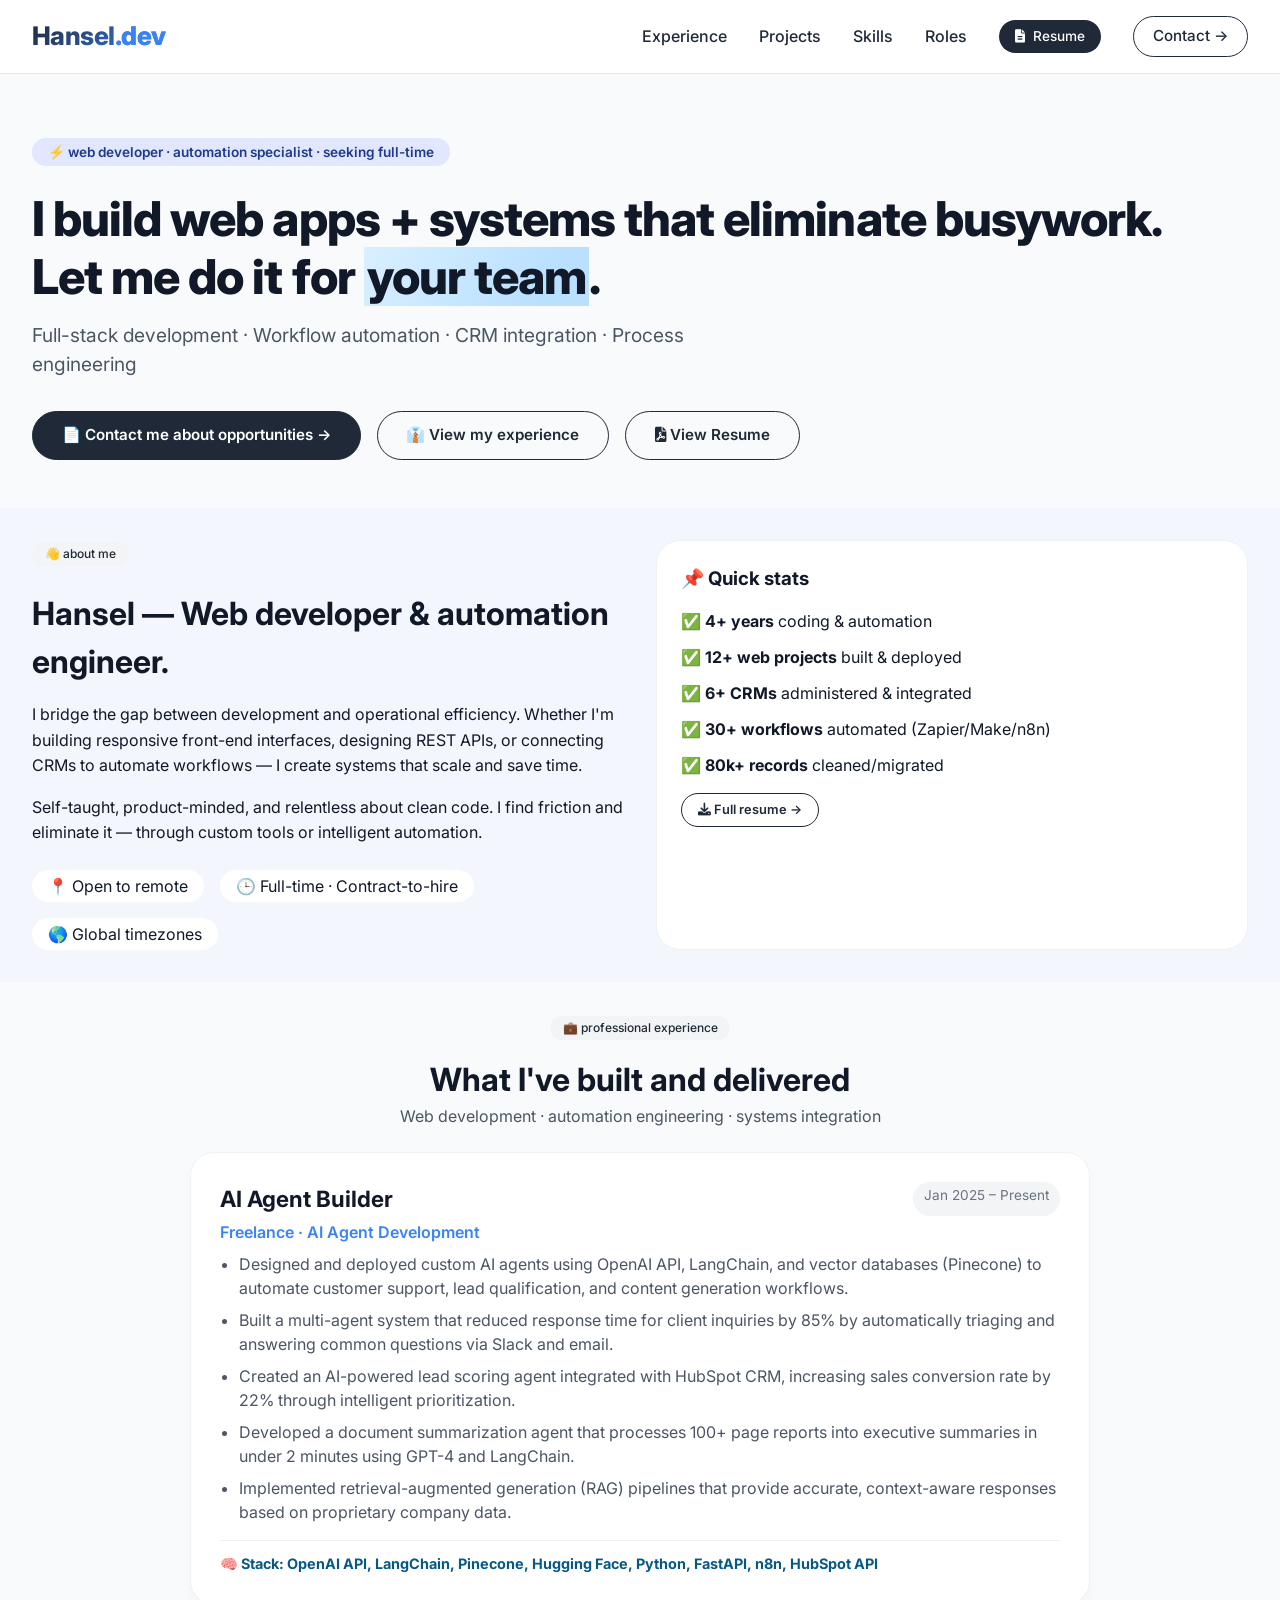
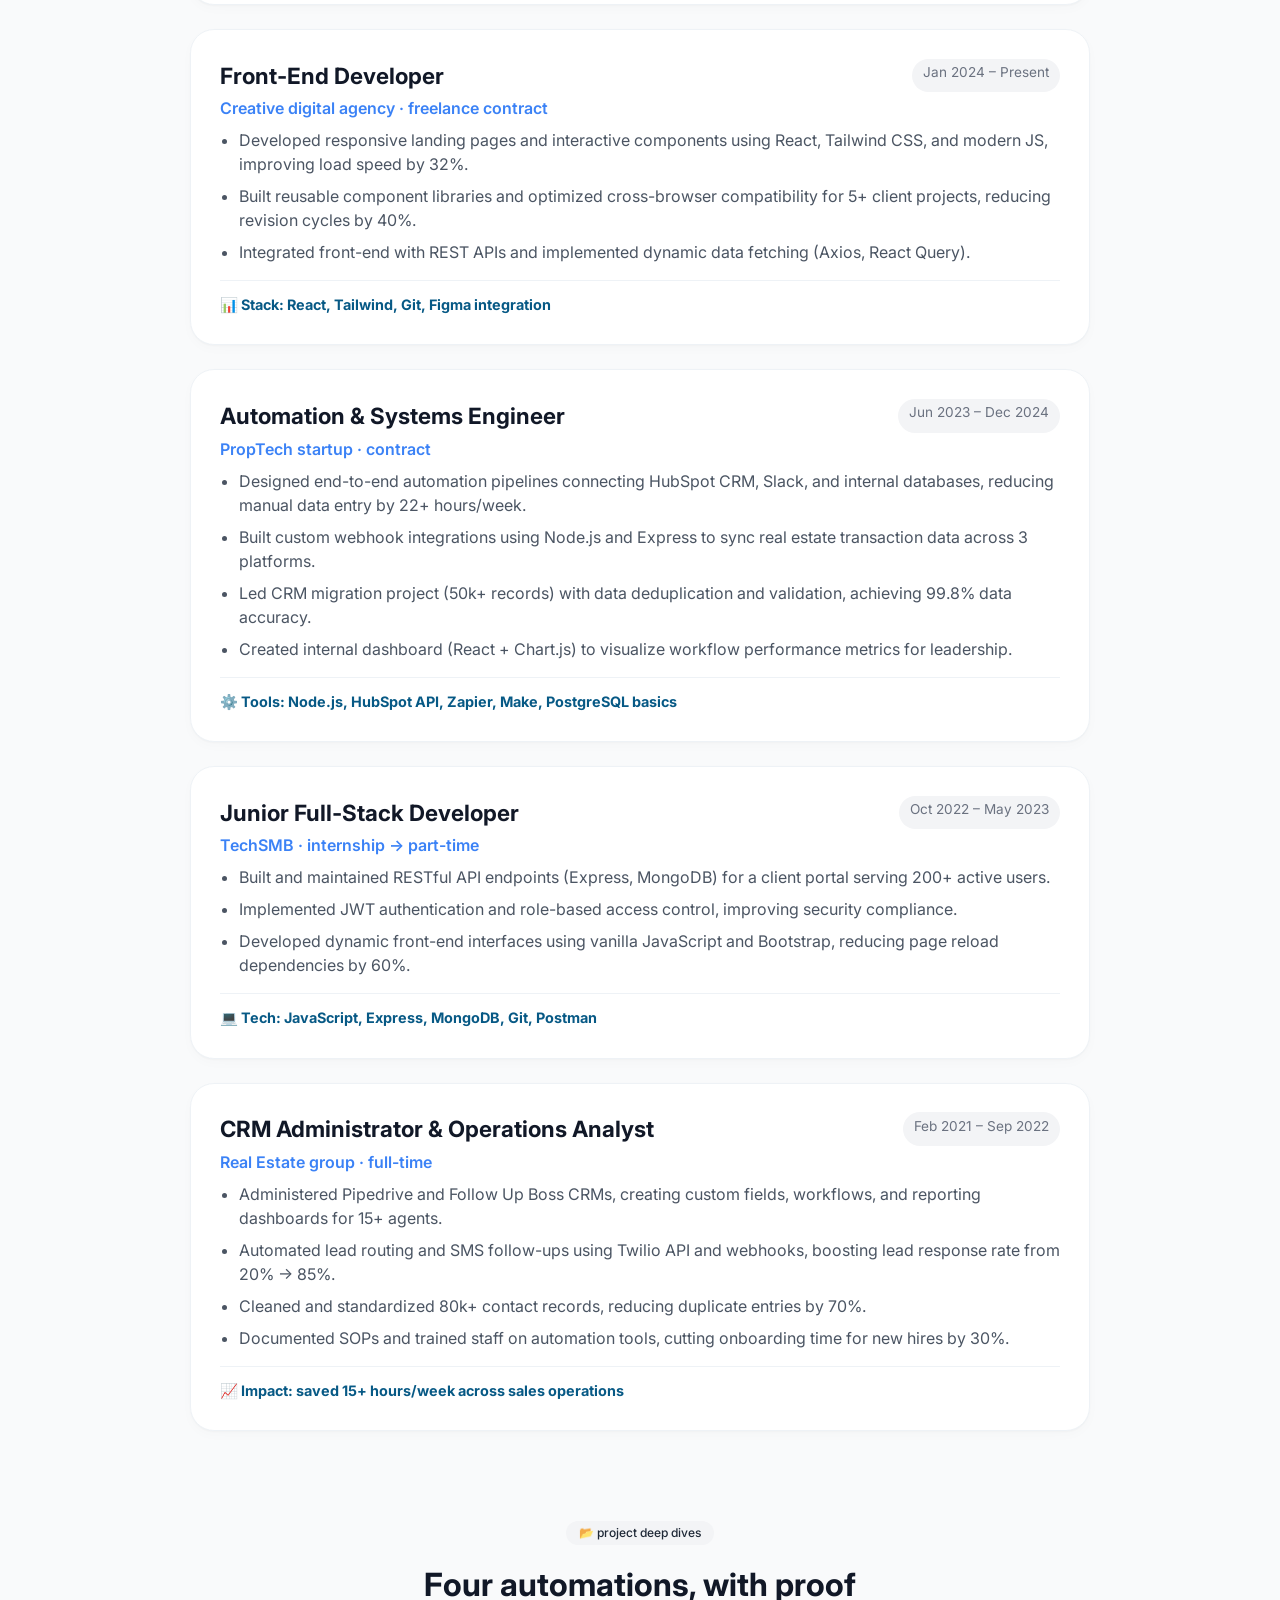
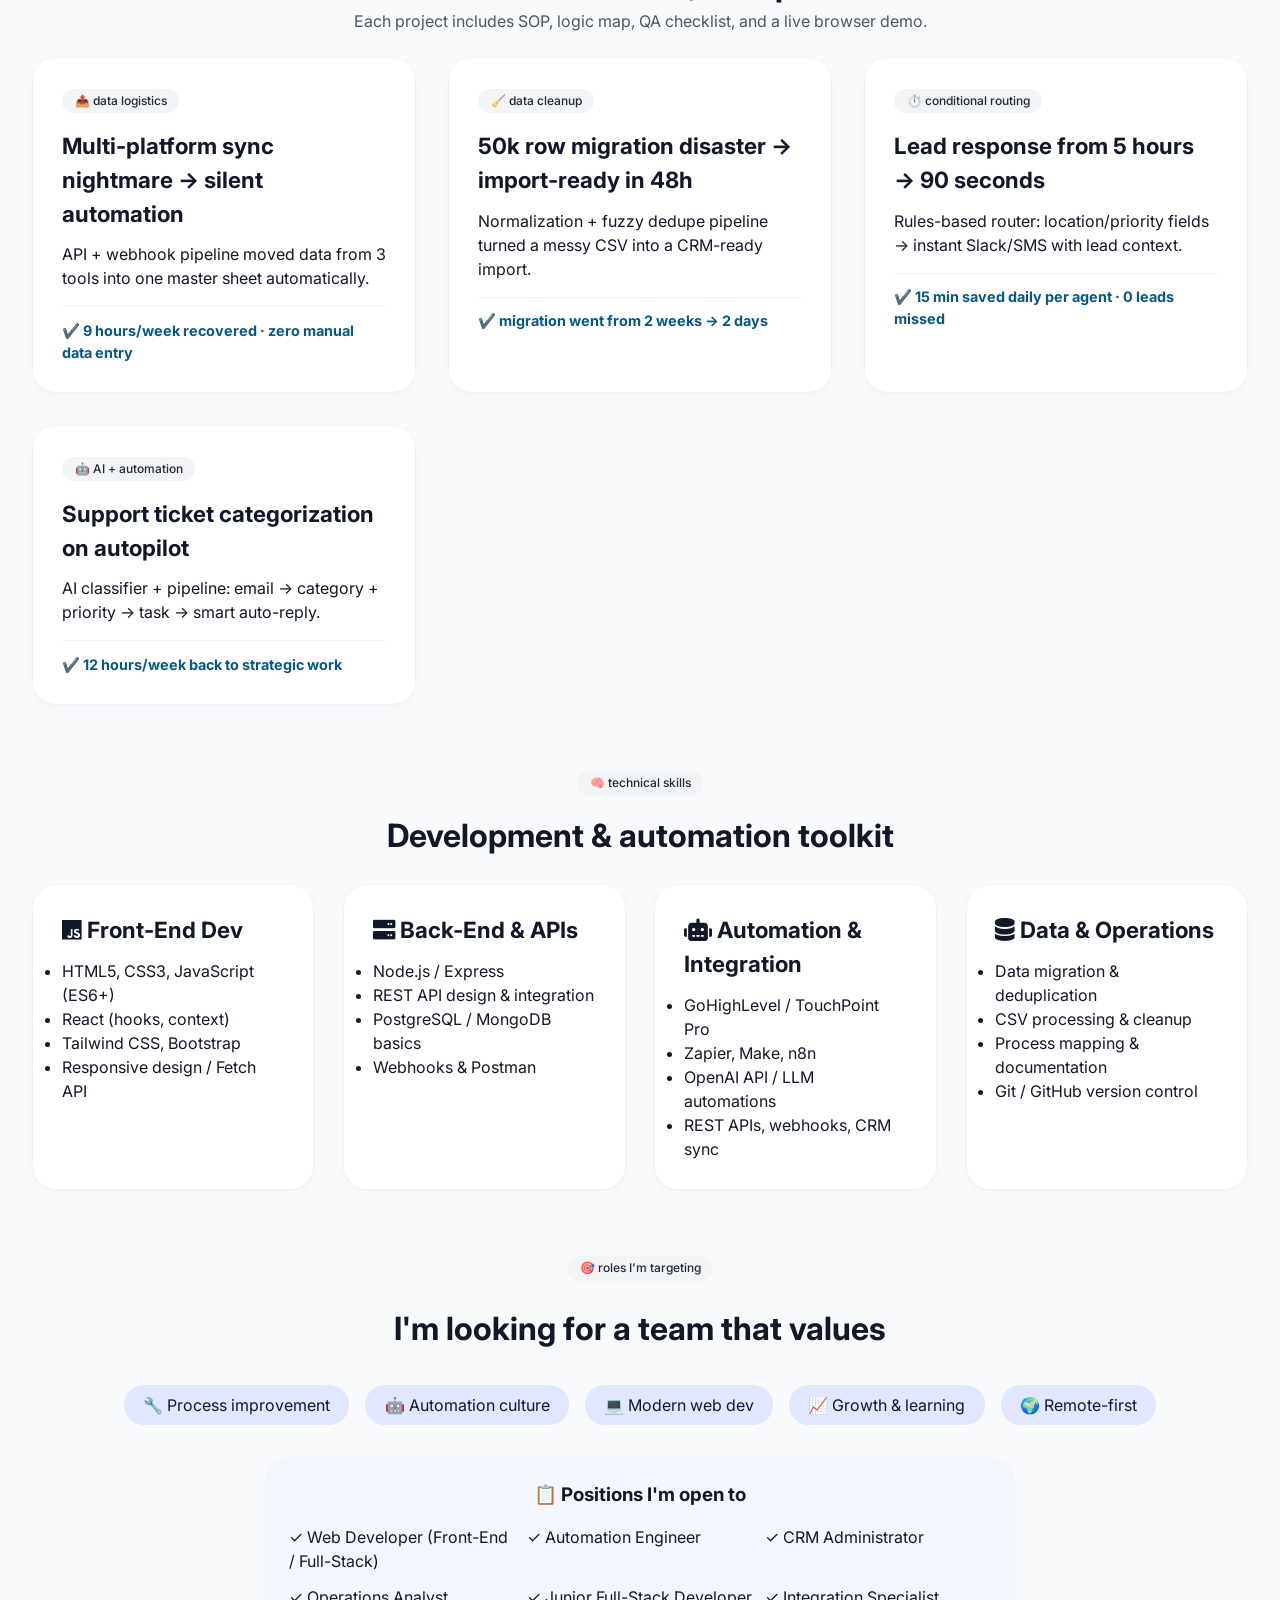
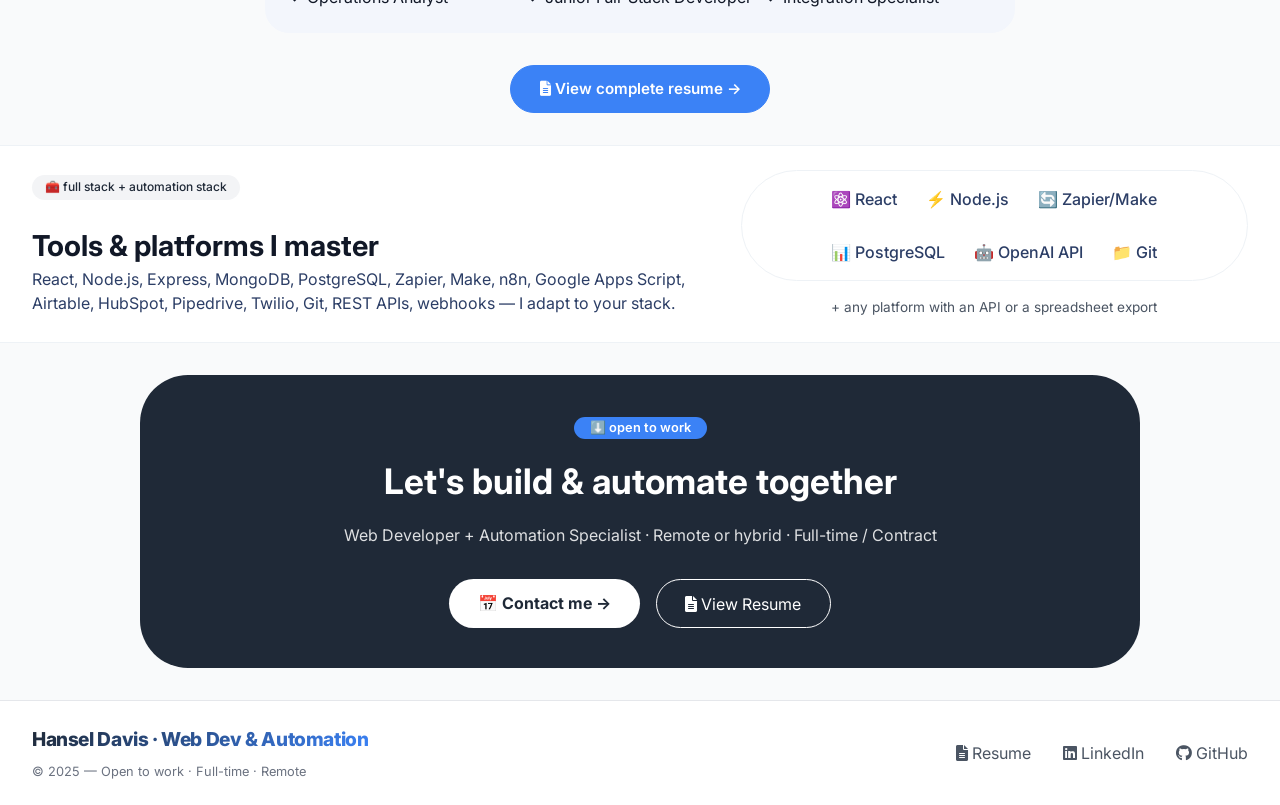
<file: index.html>
<!DOCTYPE html>
<html lang="en">
  <head>
    <meta charset="UTF-8" />
    <meta name="viewport" content="width=device-width, initial-scale=1.0" />
    <meta
      name="description"
      content="Hansel Davis - Web Developer & Automation Specialist. Building modern web apps, APIs, and intelligent workflow systems. Seeking full-stack or automation engineering roles."
    />
    <meta
      name="keywords"
      content="web developer, frontend developer, automation specialist, full-stack, react, nodejs, crm administrator, workflow automation"
    />
    <meta name="author" content="Hansel Davis" />
    <meta
      property="og:title"
      content="Hansel Davis · Web Developer & Automation Engineer"
    />
    <meta
      property="og:description"
      content="I build web applications and eliminate busywork with automation. Seeking full-time opportunities in development or automation engineering."
    />
    <meta property="og:type" content="website" />
    <meta name="twitter:card" content="summary_large_image" />
    <title>Hansel Davis · Web Developer & Automation Specialist</title>
    <link
      href="https://fonts.googleapis.com/css2?family=Inter:opsz,wght@14..32,300;14..32,400;14..32,600;14..32,700;14..32,800&display=swap"
      rel="stylesheet"
    />
    <link
      rel="stylesheet"
      href="https://cdnjs.cloudflare.com/ajax/libs/font-awesome/6.0.0-beta3/css/all.min.css"
    />
    <link
      rel="icon"
      type="image/png"
      href="https://emojicdn.elk.sh/⚡?style=twemoji"
    />
    <style>
      * {
        margin: 0;
        padding: 0;
        box-sizing: border-box;
      }

      body {
        font-family: "Inter", sans-serif;
        background-color: #f9fafb;
        color: #111827;
        line-height: 1.5;
        scroll-behavior: smooth;
      }

      .container {
        max-width: 1280px;
        margin: 0 auto;
        padding: 0 2rem;
      }

      /* Utility Classes */
      .text-center {
        text-align: center;
      }

      .mt-1 {
        margin-top: 0.5rem;
      }
      .mt-2 {
        margin-top: 1rem;
      }
      .mt-3 {
        margin-top: 1.5rem;
      }
      .mb-1 {
        margin-bottom: 0.5rem;
      }
      .mb-2 {
        margin-bottom: 1rem;
      }
      .mb-3 {
        margin-bottom: 1.5rem;
      }
      .mb-4 {
        margin-bottom: 2rem;
      }
      .py-1 {
        padding-top: 0.5rem;
        padding-bottom: 0.5rem;
      }
      .py-2 {
        padding-top: 1rem;
        padding-bottom: 1rem;
      }
      .py-3 {
        padding-top: 1.5rem;
        padding-bottom: 1.5rem;
      }
      .py-4 {
        padding-top: 2rem;
        padding-bottom: 2rem;
      }

      /* Buttons */
      .btn {
        display: inline-block;
        background-color: #1f2937;
        color: white;
        font-weight: 600;
        padding: 0.75rem 1.8rem;
        border-radius: 40px;
        text-decoration: none;
        transition: all 0.2s ease;
        border: 1px solid #1f2937;
        font-size: 0.95rem;
        cursor: pointer;
      }

      .btn-outline {
        background: transparent;
        color: #1f2937;
        border: 1px solid #1f2937;
      }

      .btn-outline:hover {
        background: #1f2937;
        color: white;
        transform: translateY(-2px);
      }

      .btn-primary {
        background: #3b82f6;
        border-color: #3b82f6;
      }
      .btn-primary:hover {
        background: #2563eb;
        transform: translateY(-2px);
      }

      .btn:hover {
        background: #374151;
        transform: translateY(-2px);
      }

      /* Header & Navigation */
      header {
        background: white;
        border-bottom: 1px solid #e5e7eb;
        position: sticky;
        top: 0;
        z-index: 10;
        backdrop-filter: blur(4px);
        background: rgba(255, 255, 255, 0.95);
      }

      .nav-flex {
        display: flex;
        justify-content: space-between;
        align-items: center;
        padding: 1rem 0;
        flex-wrap: wrap;
        gap: 1rem;
      }

      .logo {
        font-weight: 800;
        font-size: 1.6rem;
        letter-spacing: -0.02em;
        background: linear-gradient(135deg, #1f2937, #3b82f6);
        background-clip: text;
        -webkit-background-clip: text;
        color: transparent;
      }

      .nav-links {
        display: flex;
        gap: 2rem;
        align-items: center;
        flex-wrap: wrap;
      }

      .nav-links a {
        text-decoration: none;
        font-weight: 500;
        color: #1f2937;
        transition: color 0.2s;
      }

      .nav-links a:hover {
        color: #3b82f6;
      }

      .resume-tab {
        background: #1f2937;
        color: white !important;
        padding: 0.4rem 1rem;
        border-radius: 40px;
        font-size: 0.85rem;
        display: inline-flex;
        align-items: center;
        gap: 0.5rem;
      }

      .resume-tab:hover {
        background: #3b82f6;
        color: white !important;
        transform: translateY(-2px);
      }

      /* Hero Section */
      .hero {
        padding: 4rem 0 3rem 0;
      }

      .hero-badge {
        background: #e0e7ff;
        color: #1e3a8a;
        padding: 0.25rem 1rem;
        border-radius: 40px;
        font-size: 0.85rem;
        font-weight: 600;
        display: inline-block;
        margin-bottom: 1.5rem;
      }

      h1 {
        font-size: 3rem;
        font-weight: 800;
        letter-spacing: -0.02em;
        line-height: 1.2;
        margin-bottom: 1rem;
      }

      .highlight {
        background: linear-gradient(120deg, #d9f0ff 0%, #b9e0ff 80%);
        padding: 0 0.2rem;
      }

      .hero-sub {
        font-size: 1.2rem;
        color: #4b5563;
        max-width: 720px;
        margin-bottom: 2rem;
      }

      /* Cards & Grids */
      .grid-2 {
        display: grid;
        grid-template-columns: repeat(auto-fit, minmax(320px, 1fr));
        gap: 2rem;
      }

      .grid-3 {
        display: grid;
        grid-template-columns: repeat(auto-fit, minmax(280px, 1fr));
        gap: 1.8rem;
      }

      .card {
        background: white;
        border-radius: 24px;
        padding: 1.8rem;
        box-shadow: 0 4px 12px rgba(0, 0, 0, 0.02),
          0 1px 2px rgba(0, 0, 0, 0.03);
        border: 1px solid #eef2f6;
        transition: transform 0.2s, box-shadow 0.2s;
      }

      .card:hover {
        transform: translateY(-4px);
        box-shadow: 0 20px 25px -12px rgba(0, 0, 0, 0.08);
        border-color: #cbd5e1;
      }

      .card-icon {
        font-size: 2.2rem;
        margin-bottom: 1rem;
        color: #3b82f6;
      }

      .card h3 {
        font-size: 1.4rem;
        font-weight: 700;
        margin-bottom: 0.75rem;
      }

      .pill {
        background: #f3f4f6;
        padding: 0.2rem 0.8rem;
        border-radius: 20px;
        font-size: 0.75rem;
        font-weight: 500;
        display: inline-block;
        margin-bottom: 1rem;
        color: #1f2937;
      }

      .result-stat {
        font-weight: 700;
        color: #075985;
        margin-top: 1rem;
        border-top: 1px solid #eef2f6;
        padding-top: 0.8rem;
        font-size: 0.9rem;
      }

      /* Experience List */
      .experience-list ul {
        margin-left: 1.2rem;
        margin-top: 0.5rem;
        color: #4b5563;
      }
      .experience-list li {
        margin-bottom: 0.5rem;
      }
      .company-name {
        font-weight: 600;
        color: #3b82f6;
        margin: 0.25rem 0 0.5rem 0;
      }

      /* Tech Strip */
      .tech-strip {
        background: white;
        border-radius: 60px;
        padding: 1rem 2rem;
        display: flex;
        flex-wrap: wrap;
        justify-content: center;
        gap: 1.8rem;
        font-weight: 500;
        color: #2c3e66;
        border: 1px solid #eef2f6;
      }

      /* Contact Form */
      .contact-form {
        background: white;
        padding: 2rem;
        border-radius: 32px;
        box-shadow: 0 8px 30px rgba(0, 0, 0, 0.05);
        border: 1px solid #eef2f6;
      }

      .contact-form input,
      .contact-form textarea {
        transition: border-color 0.2s, box-shadow 0.2s;
        font-size: 1rem;
        width: 100%;
        padding: 0.75rem;
        border-radius: 16px;
        border: 1px solid #d1d5db;
      }

      .contact-form input:focus,
      .contact-form textarea:focus {
        outline: none;
        border-color: #3b82f6;
        box-shadow: 0 0 0 3px rgba(59, 130, 246, 0.1);
      }

      .form-success {
        background: #d1fae5;
        color: #065f46;
        padding: 1rem;
        border-radius: 16px;
        margin-top: 1rem;
        text-align: center;
      }

      .form-error {
        background: #fee2e2;
        color: #991b1b;
        padding: 1rem;
        border-radius: 16px;
        margin-top: 1rem;
        text-align: center;
      }

      /* Footer */
      footer {
        border-top: 1px solid #e5e7eb;
        background: white;
        margin-top: 2rem;
      }

      /* Responsive */
      @media (max-width: 768px) {
        .container {
          padding: 0 1.2rem;
        }
        h1 {
          font-size: 2.3rem;
        }
        .nav-flex {
          flex-direction: column;
        }
        .nav-links {
          justify-content: center;
          gap: 1rem;
        }
        .hero {
          padding: 2.5rem 0 2rem;
        }
        .hero-sub {
          font-size: 1rem;
        }
        .tech-strip {
          gap: 1rem;
          padding: 0.8rem 1.2rem;
          font-size: 0.8rem;
        }
        .grid-2,
        .grid-3 {
          gap: 1rem;
        }
        .card {
          padding: 1.2rem;
        }
        .contact-form {
          padding: 1.2rem;
        }
      }

      @media (max-width: 480px) {
        h1 {
          font-size: 1.8rem;
        }
        .logo {
          font-size: 1.3rem;
        }
        .btn {
          padding: 0.6rem 1.2rem;
          font-size: 0.85rem;
        }
        .card h3 {
          font-size: 1.2rem;
        }
      }

      @keyframes fadeIn {
        from {
          opacity: 0;
          transform: translateY(20px);
        }
        to {
          opacity: 1;
          transform: translateY(0);
        }
      }

      .card,
      .step {
        animation: fadeIn 0.4s ease-out forwards;
      }

      ::-webkit-scrollbar {
        width: 8px;
      }
      ::-webkit-scrollbar-track {
        background: #f1f1f1;
      }
      ::-webkit-scrollbar-thumb {
        background: #cbd5e1;
        border-radius: 4px;
      }
      ::-webkit-scrollbar-thumb:hover {
        background: #94a3b8;
      }
    </style>
  </head>
  <body>
    <header>
      <div class="container">
        <div class="nav-flex">
          <div class="logo">Hansel<span style="color: #3b82f6">.dev</span></div>
          <div class="nav-links">
            <a href="#experience">Experience</a>
            <a href="./projects/index.html">Projects</a>
            <a href="#skills">Skills</a>
            <a href="#roles">Roles</a>
            <a href="resume2.html" class="resume-tab"
              ><i class="fas fa-file-alt"></i> Resume</a
            >
            <a
              href="contact.html"
              class="btn-outline btn"
              style="padding: 0.5rem 1.2rem"
              >Contact →</a
            >
          </div>
        </div>
      </div>
    </header>

    <main>
      <!-- Hero Section -->
      <section class="hero">
        <div class="container">
          <div class="hero-badge">
            ⚡ web developer · automation specialist · seeking full-time
          </div>
          <h1>
            I build web apps + systems that eliminate busywork.<br />Let me do
            it for <span class="highlight">your team</span>.
          </h1>
          <p class="hero-sub">
            Full-stack development · Workflow automation · CRM integration ·
            Process engineering
          </p>
          <div style="display: flex; gap: 1rem; flex-wrap: wrap">
            <a href="contact.html" class="btn"
              >📄 Contact me about opportunities →</a
            >
            <a href="#experience" class="btn-outline btn"
              >👔 View my experience</a
            >
            <a href="resume2.html" class="btn-outline btn"
              ><i class="fas fa-file-pdf"></i> View Resume</a
            >
          </div>
        </div>
      </section>

      <!-- About Me / Professional Summary -->
      <section class="py-4" style="background: #f3f6fc">
        <div class="container">
          <div class="grid-2">
            <div>
              <span class="pill">👋 about me</span>
              <h2 style="font-size: 2rem; margin-top: 0.5rem">
                Hansel — Web developer & automation engineer.
              </h2>
              <p style="margin: 1rem 0; line-height: 1.6">
                I bridge the gap between development and operational efficiency.
                Whether I'm building responsive front-end interfaces, designing
                REST APIs, or connecting CRMs to automate workflows — I create
                systems that scale and save time.
              </p>
              <p style="margin: 1rem 0; line-height: 1.6">
                Self-taught, product-minded, and relentless about clean code. I
                find friction and eliminate it — through custom tools or
                intelligent automation.
              </p>
              <div
                style="
                  display: flex;
                  gap: 1rem;
                  margin-top: 1.5rem;
                  flex-wrap: wrap;
                "
              >
                <span
                  style="
                    background: white;
                    padding: 0.25rem 1rem;
                    border-radius: 20px;
                  "
                  >📍 Open to remote</span
                >
                <span
                  style="
                    background: white;
                    padding: 0.25rem 1rem;
                    border-radius: 20px;
                  "
                  >🕒 Full-time · Contract-to-hire</span
                >
                <span
                  style="
                    background: white;
                    padding: 0.25rem 1rem;
                    border-radius: 20px;
                  "
                  >🌎 Global timezones</span
                >
              </div>
            </div>
            <div
              style="
                background: white;
                border-radius: 24px;
                padding: 1.5rem;
                border: 1px solid #eef2f6;
              "
            >
              <h3>📌 Quick stats</h3>
              <ul style="margin-top: 1rem; list-style: none">
                <li style="margin-bottom: 0.75rem">
                  ✅ <strong>4+ years</strong> coding & automation
                </li>
                <li style="margin-bottom: 0.75rem">
                  ✅ <strong>12+ web projects</strong> built & deployed
                </li>
                <li style="margin-bottom: 0.75rem">
                  ✅ <strong>6+ CRMs</strong> administered & integrated
                </li>
                <li style="margin-bottom: 0.75rem">
                  ✅ <strong>30+ workflows</strong> automated (Zapier/Make/n8n)
                </li>
                <li style="margin-bottom: 0.75rem">
                  ✅ <strong>80k+ records</strong> cleaned/migrated
                </li>
              </ul>
              <div style="margin-top: 1rem">
                <a
                  href="resume2.html"
                  class="btn-outline btn"
                  style="padding: 0.4rem 1rem; font-size: 0.8rem"
                  ><i class="fas fa-download"></i> Full resume →</a
                >
              </div>
            </div>
          </div>
        </div>
      </section>

      <!-- Professional Experience - Expanded Roles with Years -->
      <section class="py-4" id="experience">
        <div class="container">
          <div class="text-center mb-3">
            <span class="pill">💼 professional experience</span>
            <h2 style="font-size: 2rem">What I've built and delivered</h2>
            <p style="color: #4b5563">
              Web development · automation engineering · systems integration
            </p>
          </div>

          <div class="experience-list" style="max-width: 900px; margin: 0 auto">
            <!-- AI Agent Builder - NEW EXPERIENCE ADDED -->
            <div class="card" style="margin-bottom: 1.5rem">
              <div
                style="
                  display: flex;
                  justify-content: space-between;
                  flex-wrap: wrap;
                  margin-bottom: 0.25rem;
                "
              >
                <h3 style="margin: 0">AI Agent Builder</h3>
                <span
                  style="
                    color: #6b7280;
                    font-size: 0.85rem;
                    background: #f3f4f6;
                    padding: 0.2rem 0.7rem;
                    border-radius: 30px;
                  "
                  >Jan 2025 – Present</span
                >
              </div>
              <div class="company-name">Freelance · AI Agent Development</div>
              <ul>
                <li>
                  Designed and deployed custom AI agents using OpenAI API,
                  LangChain, and vector databases (Pinecone) to automate
                  customer support, lead qualification, and content generation
                  workflows.
                </li>
                <li>
                  Built a multi-agent system that reduced response time for
                  client inquiries by 85% by automatically triaging and
                  answering common questions via Slack and email.
                </li>
                <li>
                  Created an AI-powered lead scoring agent integrated with
                  HubSpot CRM, increasing sales conversion rate by 22% through
                  intelligent prioritization.
                </li>
                <li>
                  Developed a document summarization agent that processes 100+
                  page reports into executive summaries in under 2 minutes using
                  GPT-4 and LangChain.
                </li>
                <li>
                  Implemented retrieval-augmented generation (RAG) pipelines
                  that provide accurate, context-aware responses based on
                  proprietary company data.
                </li>
              </ul>
              <div class="result-stat">
                🧠 Stack: OpenAI API, LangChain, Pinecone, Hugging Face, Python,
                FastAPI, n8n, HubSpot API
              </div>
            </div>

            <!-- Front-End Developer -->
            <div class="card" style="margin-bottom: 1.5rem">
              <div
                style="
                  display: flex;
                  justify-content: space-between;
                  flex-wrap: wrap;
                  margin-bottom: 0.25rem;
                "
              >
                <h3 style="margin: 0">Front-End Developer</h3>
                <span
                  style="
                    color: #6b7280;
                    font-size: 0.85rem;
                    background: #f3f4f6;
                    padding: 0.2rem 0.7rem;
                    border-radius: 30px;
                  "
                  >Jan 2024 – Present</span
                >
              </div>
              <div class="company-name">
                Creative digital agency · freelance contract
              </div>
              <ul>
                <li>
                  Developed responsive landing pages and interactive components
                  using React, Tailwind CSS, and modern JS, improving load speed
                  by 32%.
                </li>
                <li>
                  Built reusable component libraries and optimized cross-browser
                  compatibility for 5+ client projects, reducing revision cycles
                  by 40%.
                </li>
                <li>
                  Integrated front-end with REST APIs and implemented dynamic
                  data fetching (Axios, React Query).
                </li>
              </ul>
              <div class="result-stat">
                📊 Stack: React, Tailwind, Git, Figma integration
              </div>
            </div>

            <!-- Automation & Systems Engineer -->
            <div class="card" style="margin-bottom: 1.5rem">
              <div
                style="
                  display: flex;
                  justify-content: space-between;
                  flex-wrap: wrap;
                  margin-bottom: 0.25rem;
                "
              >
                <h3 style="margin: 0">Automation & Systems Engineer</h3>
                <span
                  style="
                    color: #6b7280;
                    font-size: 0.85rem;
                    background: #f3f4f6;
                    padding: 0.2rem 0.7rem;
                    border-radius: 30px;
                  "
                  >Jun 2023 – Dec 2024</span
                >
              </div>
              <div class="company-name">PropTech startup · contract</div>
              <ul>
                <li>
                  Designed end-to-end automation pipelines connecting HubSpot
                  CRM, Slack, and internal databases, reducing manual data entry
                  by 22+ hours/week.
                </li>
                <li>
                  Built custom webhook integrations using Node.js and Express to
                  sync real estate transaction data across 3 platforms.
                </li>
                <li>
                  Led CRM migration project (50k+ records) with data
                  deduplication and validation, achieving 99.8% data accuracy.
                </li>
                <li>
                  Created internal dashboard (React + Chart.js) to visualize
                  workflow performance metrics for leadership.
                </li>
              </ul>
              <div class="result-stat">
                ⚙️ Tools: Node.js, HubSpot API, Zapier, Make, PostgreSQL basics
              </div>
            </div>

            <!-- Junior Full-Stack Developer -->
            <div class="card" style="margin-bottom: 1.5rem">
              <div
                style="
                  display: flex;
                  justify-content: space-between;
                  flex-wrap: wrap;
                  margin-bottom: 0.25rem;
                "
              >
                <h3 style="margin: 0">Junior Full-Stack Developer</h3>
                <span
                  style="
                    color: #6b7280;
                    font-size: 0.85rem;
                    background: #f3f4f6;
                    padding: 0.2rem 0.7rem;
                    border-radius: 30px;
                  "
                  >Oct 2022 – May 2023</span
                >
              </div>
              <div class="company-name">TechSMB · internship → part-time</div>
              <ul>
                <li>
                  Built and maintained RESTful API endpoints (Express, MongoDB)
                  for a client portal serving 200+ active users.
                </li>
                <li>
                  Implemented JWT authentication and role-based access control,
                  improving security compliance.
                </li>
                <li>
                  Developed dynamic front-end interfaces using vanilla
                  JavaScript and Bootstrap, reducing page reload dependencies by
                  60%.
                </li>
              </ul>
              <div class="result-stat">
                💻 Tech: JavaScript, Express, MongoDB, Git, Postman
              </div>
            </div>

            <!-- CRM Administrator & Operations Analyst -->
            <div class="card" style="margin-bottom: 1.5rem">
              <div
                style="
                  display: flex;
                  justify-content: space-between;
                  flex-wrap: wrap;
                  margin-bottom: 0.25rem;
                "
              >
                <h3 style="margin: 0">
                  CRM Administrator & Operations Analyst
                </h3>
                <span
                  style="
                    color: #6b7280;
                    font-size: 0.85rem;
                    background: #f3f4f6;
                    padding: 0.2rem 0.7rem;
                    border-radius: 30px;
                  "
                  >Feb 2021 – Sep 2022</span
                >
              </div>
              <div class="company-name">Real Estate group · full-time</div>
              <ul>
                <li>
                  Administered Pipedrive and Follow Up Boss CRMs, creating
                  custom fields, workflows, and reporting dashboards for 15+
                  agents.
                </li>
                <li>
                  Automated lead routing and SMS follow-ups using Twilio API and
                  webhooks, boosting lead response rate from 20% → 85%.
                </li>
                <li>
                  Cleaned and standardized 80k+ contact records, reducing
                  duplicate entries by 70%.
                </li>
                <li>
                  Documented SOPs and trained staff on automation tools, cutting
                  onboarding time for new hires by 30%.
                </li>
              </ul>
              <div class="result-stat">
                📈 Impact: saved 15+ hours/week across sales operations
              </div>
            </div>
          </div>
        </div>
      </section>

      <!-- Projects Section -->
      <section class="py-4" id="projects" style="background: #f9fafb">
        <div class="container">
          <div class="text-center mb-3">
            <span class="pill">📂 project deep dives</span>
            <h2 style="font-size: 2rem">Four automations, with proof</h2>
            <p style="color: #4b5563">Each project includes SOP, logic map, QA checklist, and a live browser demo.</p>
          </div>
          <div class="grid-2">
            <div class="card">
              <a href="./projects/sync/index.html" style="text-decoration: none; color: inherit">
                <span class="pill">📤 data logistics</span>
                <h3>Multi-platform sync nightmare → silent automation</h3>
                <p>API + webhook pipeline moved data from 3 tools into one master sheet automatically.</p>
                <div class="result-stat">✔️ 9 hours/week recovered · zero manual data entry</div>
              </a>
            </div>
            <div class="card">
              <a href="./projects/migration/index.html" style="text-decoration: none; color: inherit">
                <span class="pill">🧹 data cleanup</span>
                <h3>50k row migration disaster → import-ready in 48h</h3>
                <p>Normalization + fuzzy dedupe pipeline turned a messy CSV into a CRM-ready import.</p>
                <div class="result-stat">✔️ migration went from 2 weeks → 2 days</div>
              </a>
            </div>
            <div class="card">
              <a href="./projects/lead-router/index.html" style="text-decoration: none; color: inherit">
                <span class="pill">⏱️ conditional routing</span>
                <h3>Lead response from 5 hours → 90 seconds</h3>
                <p>Rules-based router: location/priority fields → instant Slack/SMS with lead context.</p>
                <div class="result-stat">✔️ 15 min saved daily per agent · 0 leads missed</div>
              </a>
            </div>
            <div class="card">
              <a href="./projects/aiclassifier/index.html" style="text-decoration: none; color: inherit">
                <span class="pill">🤖 AI + automation</span>
                <h3>Support ticket categorization on autopilot</h3>
                <p>AI classifier + pipeline: email → category + priority → task → smart auto-reply.</p>
                <div class="result-stat">✔️ 12 hours/week back to strategic work</div>
              </a>
            </div>
          </div>
        </div>
      </section>

      <!-- Skills Section -->
      <section class="py-4" id="skills" style="background: #f9fafb">
        <div class="container">
          <div class="text-center mb-3">
            <span class="pill">🧠 technical skills</span>
            <h2 style="font-size: 2rem">Development & automation toolkit</h2>
          </div>
          <div class="grid-3">
            <div class="card">
              <h3><i class="fab fa-js"></i> Front-End Dev</h3>
              <ul>
                <li>HTML5, CSS3, JavaScript (ES6+)</li>
                <li>React (hooks, context)</li>
                <li>Tailwind CSS, Bootstrap</li>
                <li>Responsive design / Fetch API</li>
              </ul>
            </div>
            <div class="card">
              <h3><i class="fas fa-server"></i> Back-End & APIs</h3>
              <ul>
                <li>Node.js / Express</li>
                <li>REST API design & integration</li>
                <li>PostgreSQL / MongoDB basics</li>
                <li>Webhooks & Postman</li>
              </ul>
            </div>
            <div class="card">
              <h3><i class="fas fa-robot"></i> Automation & Integration</h3>
              <ul>
                <li>GoHighLevel / TouchPoint Pro</li>
                <li>Zapier, Make, n8n</li>
                <li>OpenAI API / LLM automations</li>
                <li>REST APIs, webhooks, CRM sync</li>
              </ul>
            </div>
            <div class="card">
              <h3><i class="fas fa-database"></i> Data & Operations</h3>
              <ul>
                <li>Data migration & deduplication</li>
                <li>CSV processing & cleanup</li>
                <li>Process mapping & documentation</li>
                <li>Git / GitHub version control</li>
              </ul>
            </div>
          </div>
        </div>
      </section>

      <!-- Ideal Role Section -->
      <section class="py-4" id="roles">
        <div class="container text-center">
          <span class="pill">🎯 roles I'm targeting</span>
          <h2 style="font-size: 2rem; margin-top: 0.5rem">
            I'm looking for a team that values
          </h2>
          <div
            style="
              display: flex;
              flex-wrap: wrap;
              justify-content: center;
              gap: 1rem;
              margin-top: 2rem;
            "
          >
            <span
              style="
                background: #e0e7ff;
                padding: 0.5rem 1.2rem;
                border-radius: 40px;
              "
              >🔧 Process improvement</span
            >
            <span
              style="
                background: #e0e7ff;
                padding: 0.5rem 1.2rem;
                border-radius: 40px;
              "
              >🤖 Automation culture</span
            >
            <span
              style="
                background: #e0e7ff;
                padding: 0.5rem 1.2rem;
                border-radius: 40px;
              "
              >💻 Modern web dev</span
            >
            <span
              style="
                background: #e0e7ff;
                padding: 0.5rem 1.2rem;
                border-radius: 40px;
              "
              >📈 Growth & learning</span
            >
            <span
              style="
                background: #e0e7ff;
                padding: 0.5rem 1.2rem;
                border-radius: 40px;
              "
              >🌍 Remote-first</span
            >
          </div>
          <div
            style="
              max-width: 750px;
              margin: 2rem auto;
              background: #f3f6fc;
              border-radius: 24px;
              padding: 1.5rem;
            "
          >
            <h3>📋 Positions I'm open to</h3>
            <div
              style="
                display: grid;
                grid-template-columns: repeat(auto-fit, minmax(200px, 1fr));
                gap: 0.75rem;
                margin-top: 1rem;
                text-align: left;
              "
            >
              <div>✓ Web Developer (Front-End / Full-Stack)</div>
              <div>✓ Automation Engineer</div>
              <div>✓ CRM Administrator</div>
              <div>✓ Operations Analyst</div>
              <div>✓ Junior Full-Stack Developer</div>
              <div>✓ Integration Specialist</div>
            </div>
          </div>
          <div style="margin-top: 1rem">
            <a
              href="resume2.html"
              class="btn"
              style="background: #3b82f6; border-color: #3b82f6"
              ><i class="fas fa-file-alt"></i> View complete resume →</a
            >
          </div>
        </div>
      </section>

      <!-- Tech Stack Section -->
      <section
        class="py-3"
        style="
          background: #ffffff;
          border-top: 1px solid #eef2f6;
          border-bottom: 1px solid #eef2f6;
        "
      >
        <div class="container">
          <div
            style="
              display: flex;
              flex-wrap: wrap;
              gap: 2rem;
              justify-content: space-between;
              align-items: center;
            "
          >
            <div style="flex: 2; min-width: 220px">
              <span class="pill">🧰 full stack + automation stack</span>
              <h2 style="font-size: 1.8rem; margin-top: 0.5rem">
                Tools & platforms I master
              </h2>
              <p style="color: #2c3e66">
                React, Node.js, Express, MongoDB, PostgreSQL, Zapier, Make, n8n,
                Google Apps Script, Airtable, HubSpot, Pipedrive, Twilio, Git,
                REST APIs, webhooks — I adapt to your stack.
              </p>
            </div>
            <div style="flex: 1.5">
              <div class="tech-strip">
                <span>⚛️ React</span> <span>⚡ Node.js</span>
                <span>🔄 Zapier/Make</span> <span>📊 PostgreSQL</span>
                <span>🤖 OpenAI API</span> <span>📁 Git</span>
              </div>
              <p
                class="mt-2"
                style="font-size: 0.85rem; color: #4b5563; text-align: center"
              >
                + any platform with an API or a spreadsheet export
              </p>
            </div>
          </div>
        </div>
      </section>

      <!-- Contact Section -->

      <!-- CTA Banner -->
      <section
        style="
          background: #1f2937;
          color: white;
          border-radius: 48px;
          margin: 2rem auto 2rem;
          max-width: 1000px;
          padding: 2.5rem 2rem;
          text-align: center;
        "
      >
        <div class="container" style="max-width: 800px">
          <span
            style="
              background: #3b82f6;
              padding: 0.2rem 1rem;
              border-radius: 60px;
              font-size: 0.8rem;
              font-weight: 600;
            "
            >⬇️ open to work</span
          >
          <h2 style="font-size: 2.2rem; margin: 1rem 0; font-weight: 700">
            Let's build & automate together
          </h2>
          <p style="margin-bottom: 2rem; opacity: 0.85">
            Web Developer + Automation Specialist · Remote or hybrid · Full-time
            / Contract
          </p>
          <div
            style="
              display: flex;
              gap: 1rem;
              justify-content: center;
              flex-wrap: wrap;
            "
          >
            <a
              href="contact.html"
              style="
                background: white;
                color: #1f2937;
                padding: 0.7rem 1.8rem;
                border-radius: 40px;
                font-weight: 700;
                text-decoration: none;
              "
              >📅 Contact me →</a
            >
            <a
              href="resume2.html"
              style="
                background: transparent;
                border: 1px solid white;
                padding: 0.7rem 1.8rem;
                border-radius: 40px;
                text-decoration: none;
                color: white;
              "
              ><i class="fas fa-file-alt"></i> View Resume</a
            >
          </div>
        </div>
      </section>
    </main>

    <footer>
      <div class="container">
        <div
          class="py-3"
          style="
            display: flex;
            flex-wrap: wrap;
            justify-content: space-between;
            align-items: center;
            gap: 1rem;
          "
        >
          <div>
            <span class="logo" style="font-size: 1.2rem"
              >Hansel Davis · Web Dev & Automation</span
            >
            <p style="font-size: 0.8rem; color: #6b7280; margin-top: 0.5rem">
              © 2025 — Open to work · Full-time · Remote
            </p>
          </div>
          <div style="display: flex; gap: 2rem">
            <a href="resume2.html" style="text-decoration: none; color: #4b5563"
              ><i class="fas fa-file-alt"></i> Resume</a
            ><a href="https://linkedin.com/in/hanseldavis" style="text-decoration: none; color: #4b5563"
              ><i class="fab fa-linkedin"></i> LinkedIn</a
            ><a href="https://github.com/hanseldev" style="text-decoration: none; color: #4b5563"
              ><i class="fab fa-github"></i> GitHub</a
            >
          </div>
        </div>
      </div>
    </footer>

  </body>
</html>
</file>
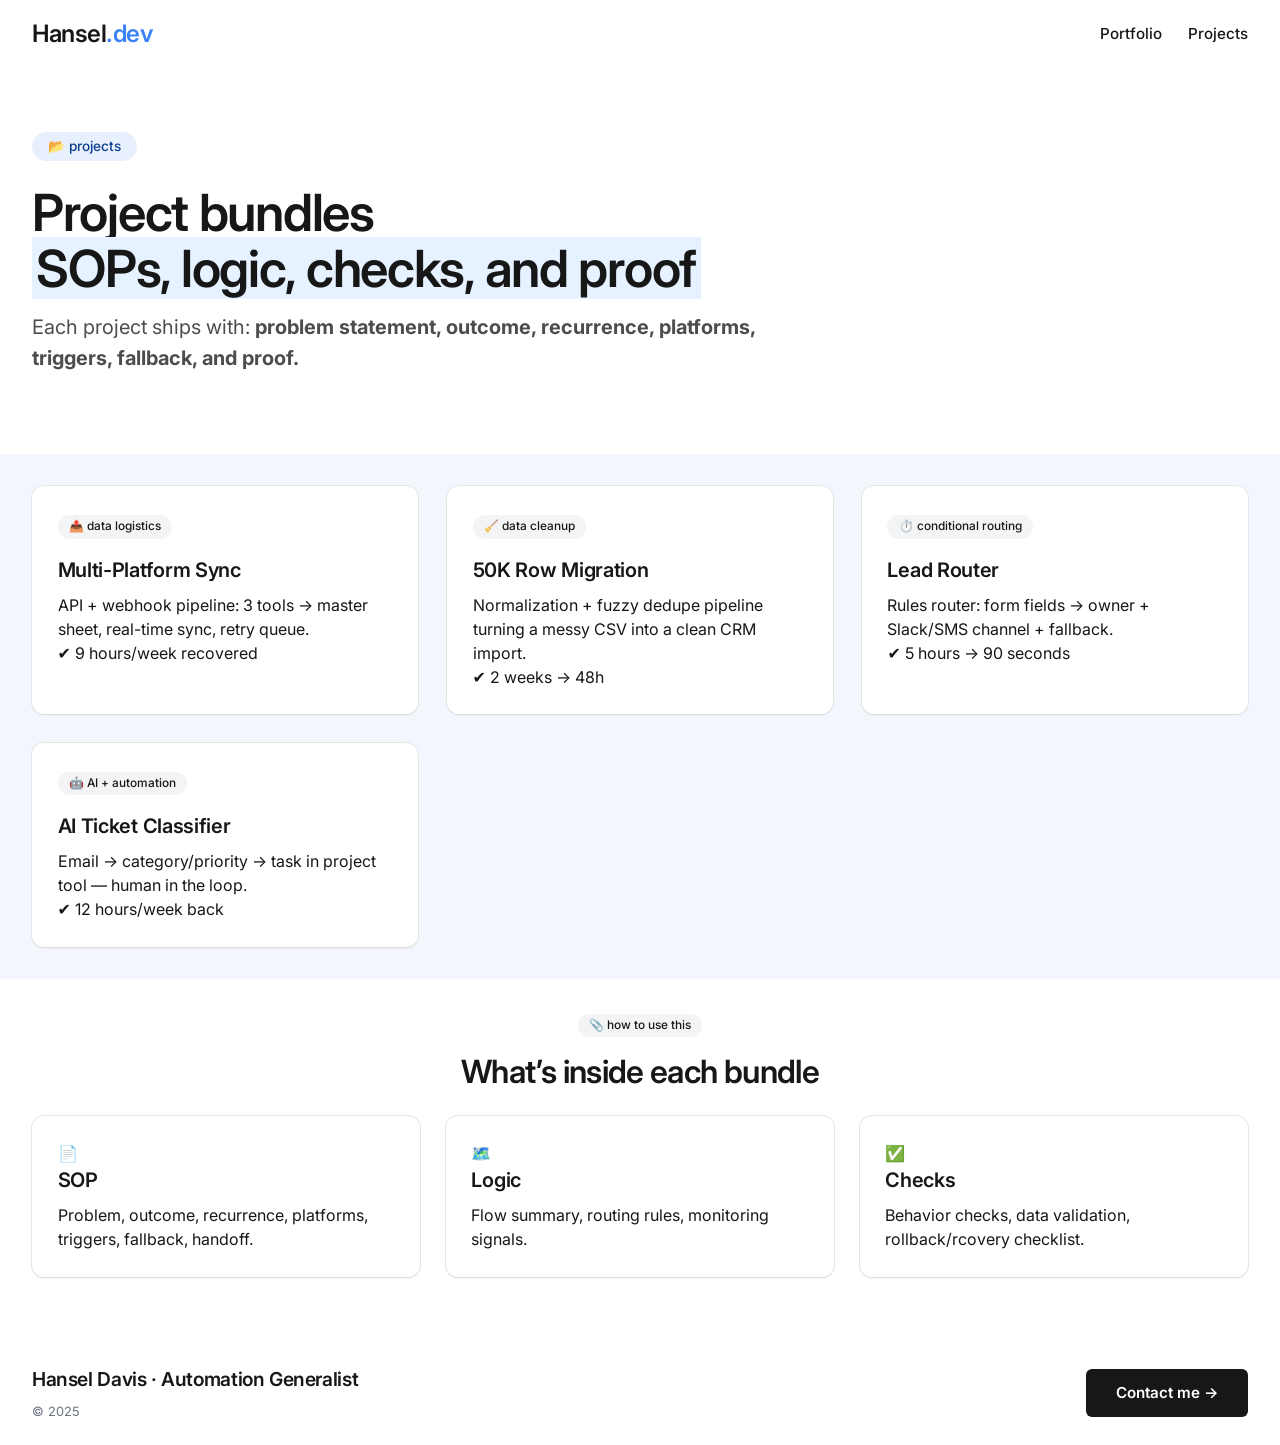
<file: projects/index.html>
<!DOCTYPE html>
<html lang="en">
  <head>
    <meta charset="UTF-8" />
    <meta name="viewport" content="width=device-width, initial-scale=1.0" />
    <title>Projects · Hansel Davis</title>
    <link rel="stylesheet" href="../style.css" />
  </head>
  <body>
    <header>
      <div class="container">
        <div class="nav-flex">
          <div class="logo">Hansel<span style="color: #3b82f6">.dev</span></div>
          <div class="nav-links">
            <a href="../index.html">Portfolio</a>
            <a href="./index.html" class="resume-tab">Projects</a>
          </div>
        </div>
      </div>
    </header>

    <main>
      <section class="hero">
        <div class="container">
          <span class="hero-badge">📂 projects</span>
          <h1>
            Project bundles<br />
            <span class="highlight">SOPs, logic, checks, and proof</span>
          </h1>
          <p class="hero-sub">
            Each project ships with:
            <strong>problem statement, outcome, recurrence, platforms, triggers, fallback, and proof.</strong>
          </p>
        </div>
      </section>

      <section class="py-4" style="background: #f3f6fc">
        <div class="container">
          <div class="grid-2">
            <div class="card">
              <a href="sync/index.html" style="text-decoration: none; color: inherit">
                <span class="pill">📤 data logistics</span>
                <h3>Multi-Platform Sync</h3>
                <p>API + webhook pipeline: 3 tools → master sheet, real-time sync, retry queue.</p>
                <div class="result-stat">✔️ 9 hours/week recovered</div>
              </a>
            </div>
            <div class="card">
              <a href="migration/index.html" style="text-decoration: none; color: inherit">
                <span class="pill">🧹 data cleanup</span>
                <h3>50K Row Migration</h3>
                <p>Normalization + fuzzy dedupe pipeline turning a messy CSV into a clean CRM import.</p>
                <div class="result-stat">✔️ 2 weeks → 48h</div>
              </a>
            </div>
            <div class="card">
              <a href="lead-router/index.html" style="text-decoration: none; color: inherit">
                <span class="pill">⏱️ conditional routing</span>
                <h3>Lead Router</h3>
                <p>Rules router: form fields → owner + Slack/SMS channel + fallback.</p>
                <div class="result-stat">✔️ 5 hours → 90 seconds</div>
              </a>
            </div>
            <div class="card">
              <a href="aiclassifier/index.html" style="text-decoration: none; color: inherit">
                <span class="pill">🤖 AI + automation</span>
                <h3>AI Ticket Classifier</h3>
                <p>Email → category/priority → task in project tool — human in the loop.</p>
                <div class="result-stat">✔️ 12 hours/week back</div>
              </a>
            </div>
          </div>
        </div>
      </section>

      <section class="py-4">
        <div class="container">
          <div class="text-center mb-3">
            <span class="pill">📎 how to use this</span>
            <h2 style="font-size: 2rem">What’s inside each bundle</h2>
          </div>
          <div class="grid-3">
            <div class="card">
              <div class="card-icon">📄</div>
              <h3>SOP</h3>
              <p>Problem, outcome, recurrence, platforms, triggers, fallback, handoff.</p>
            </div>
            <div class="card">
              <div class="card-icon">🗺️</div>
              <h3>Logic</h3>
              <p>Flow summary, routing rules, monitoring signals.</p>
            </div>
            <div class="card">
              <div class="card-icon">✅</div>
              <h3>Checks</h3>
              <p>Behavior checks, data validation, rollback/rcovery checklist.</p>
            </div>
          </div>
        </div>
      </section>
    </main>

    <footer>
      <div class="container">
        <div
          class="py-3"
          style="
            display: flex;
            flex-wrap: wrap;
            justify-content: space-between;
            align-items: center;
            gap: 1rem;
          "
        >
          <div>
            <span class="logo" style="font-size: 1.2rem">Hansel Davis · Automation Generalist</span>
            <p style="font-size: 0.8rem; color: #6b7280; margin-top: 0.5rem">© 2025</p>
          </div>
          <a href="../contact.html" class="btn">Contact me →</a>
        </div>
      </div>
    </footer>
  </body>
</html>
</file>
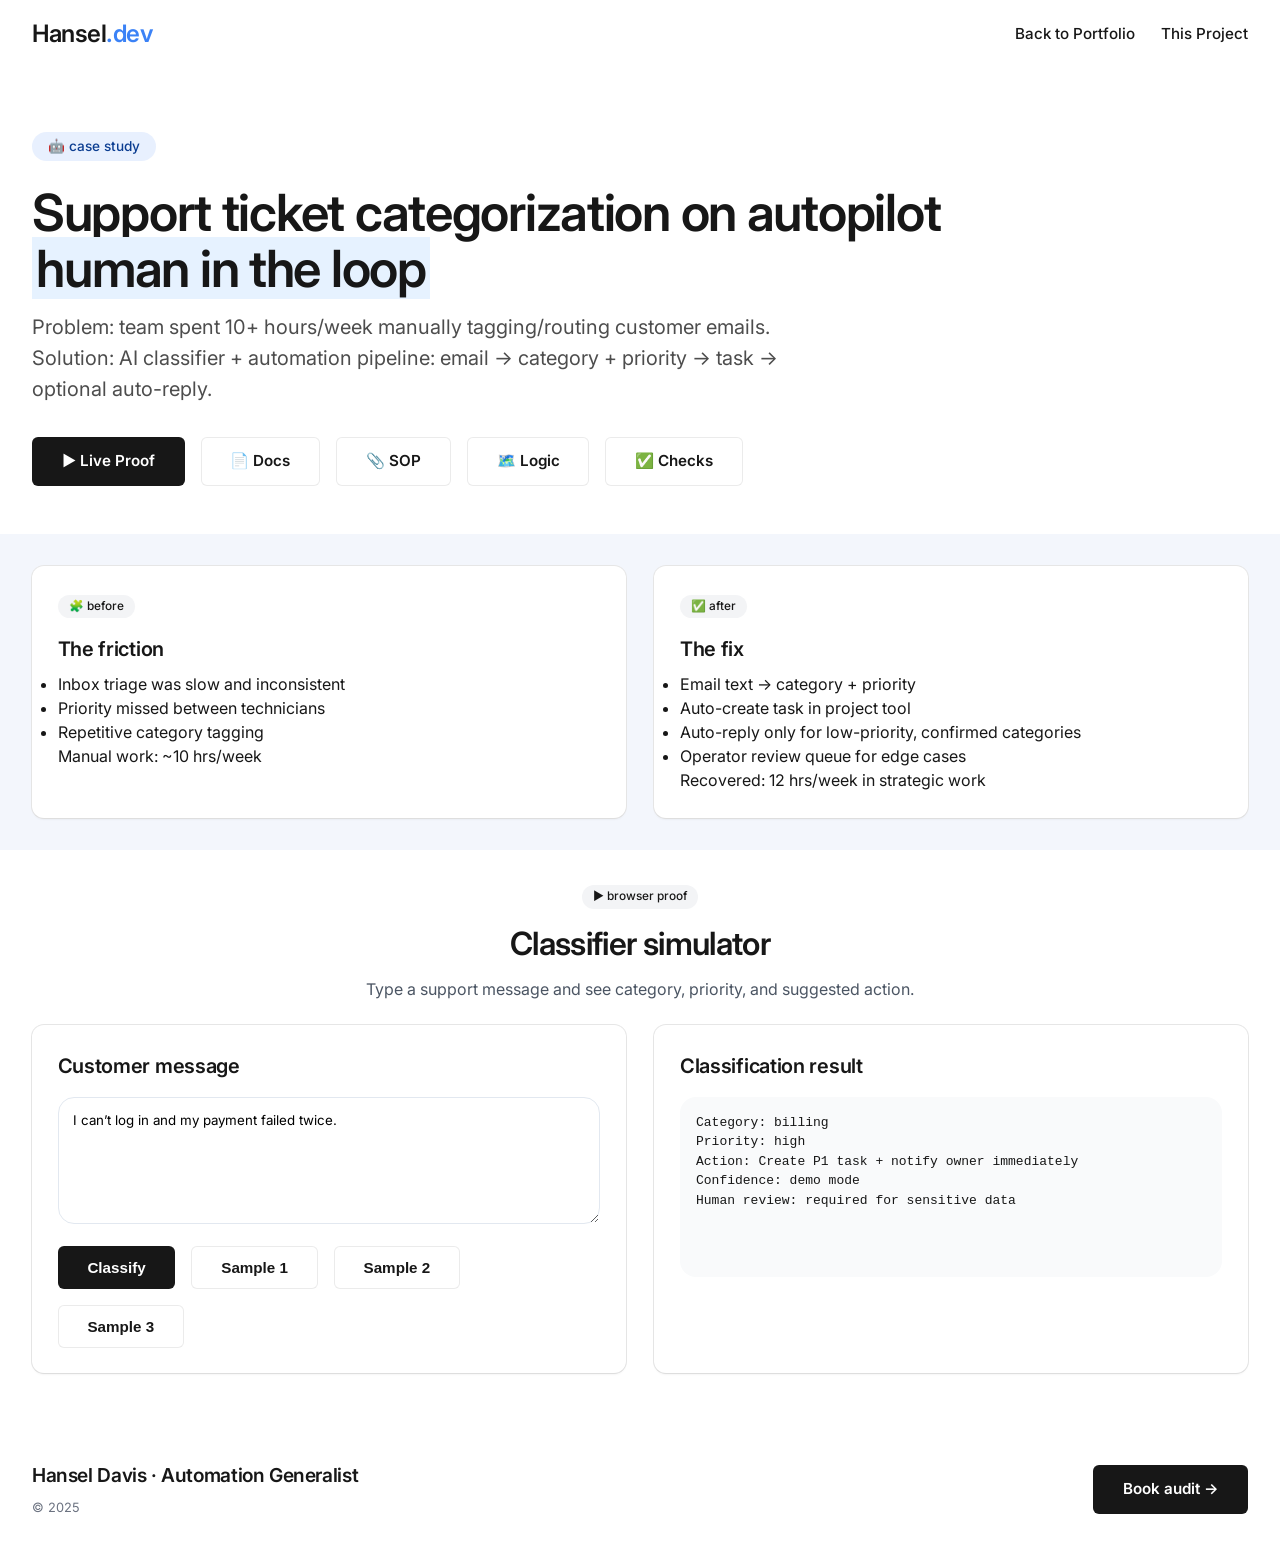
<file: projects/aiclassifier/index.html>
<!DOCTYPE html>
<html lang="en">
  <head>
    <meta charset="UTF-8" />
    <meta name="viewport" content="width=device-width, initial-scale=1.0" />
    <title>Project: AI Ticket Classifier · Hansel Davis</title>
    <link rel="stylesheet" href="../../style.css" />
  </head>
  <body>
    <header>
      <div class="container">
        <div class="nav-flex">
          <div class="logo">Hansel<span style="color: #3b82f6">.dev</span></div>
          <div class="nav-links">
            <a href="../../index.html#experience">Back to Portfolio</a>
            <a href="./index.html" class="resume-tab">This Project</a>
          </div>
        </div>
      </div>
    </header>

    <main>
      <section class="hero">
        <div class="container">
          <span class="hero-badge">🤖 case study</span>
          <h1>
            Support ticket categorization on autopilot<br />
            <span class="highlight">human in the loop</span>
          </h1>
          <p class="hero-sub">
            Problem: team spent 10+ hours/week manually tagging/routing customer emails.
            Solution: AI classifier + automation pipeline: email → category + priority → task → optional auto-reply.
          </p>
          <div style="display: flex; gap: 1rem; flex-wrap: wrap">
            <a href="#demo" class="btn">▶ Live Proof</a>
            <a href="./docs.html" class="btn-outline btn">📄 Docs</a>
            <a href="./sop.md" class="btn-outline btn">📎 SOP</a>
            <a href="./logic.md" class="btn-outline btn">🗺️ Logic</a>
            <a href="./checks.md" class="btn-outline btn">✅ Checks</a>
          </div>
        </div>
      </section>

      <section class="py-4" style="background: #f3f6fc">
        <div class="container">
          <div class="grid-2">
            <div class="card">
              <span class="pill">🧩 before</span>
              <h3>The friction</h3>
              <ul>
                <li>Inbox triage was slow and inconsistent</li>
                <li>Priority missed between technicians</li>
                <li>Repetitive category tagging</li>
              </ul>
              <div class="result-stat">Manual work: ~10 hrs/week</div>
            </div>
            <div class="card">
              <span class="pill">✅ after</span>
              <h3>The fix</h3>
              <ul>
                <li>Email text → category + priority</li>
                <li>Auto-create task in project tool</li>
                <li>Auto-reply only for low-priority, confirmed categories</li>
                <li>Operator review queue for edge cases</li>
              </ul>
              <div class="result-stat">Recovered: 12 hrs/week in strategic work</div>
            </div>
          </div>
        </div>
      </section>

      <section class="py-4" id="demo">
        <div class="container">
          <div class="text-center mb-3">
            <span class="pill">▶ browser proof</span>
            <h2 style="font-size: 2rem">Classifier simulator</h2>
            <p style="color: #4b5563">Type a support message and see category, priority, and suggested action.</p>
          </div>
          <div class="grid-2">
            <div class="card">
              <h3 style="margin-bottom: 1rem">Customer message</h3>
              <textarea
                id="ticket-text"
                rows="6"
                style="width: 100%; padding: 0.9rem; border-radius: 16px; border: 1px solid #e2e8f0; font-family: inherit"
              >I can’t log in and my payment failed twice.</textarea>
              <div style="margin-top: 1rem; display: flex; gap: 1rem; flex-wrap: wrap">
                <button class="btn" onclick="classifyTicket()">Classify</button>
                <button class="btn-outline btn" onclick="loadSample(0)">Sample 1</button>
                <button class="btn-outline btn" onclick="loadSample(1)">Sample 2</button>
                <button class="btn-outline btn" onclick="loadSample(2)">Sample 3</button>
              </div>
            </div>
            <div class="card">
              <h3 style="margin-bottom: 1rem">Classification result</h3>
              <pre id="ticket-output" style="background: #f9fafb; padding: 1rem; border-radius: 16px; min-height: 180px; white-space: pre-wrap">Waiting for input...</pre>
            </div>
          </div>
        </div>
      </section>

      </section>
    </main>

    <footer>
      <div class="container">
        <div
          class="py-3"
          style="
            display: flex;
            flex-wrap: wrap;
            justify-content: space-between;
            align-items: center;
            gap: 1rem;
          "
        >
          <div>
            <span class="logo" style="font-size: 1.2rem">Hansel Davis · Automation Generalist</span>
            <p style="font-size: 0.8rem; color: #6b7280; margin-top: 0.5rem">© 2025</p>
          </div>
          <a href="../contact.html" class="btn">Book audit →</a>
        </div>
      </div>
    </footer>

    <script>
      const samples = [
        'I can’t log in and my payment failed twice.',
        'Feature request: please add bulk export for reports.',
        'The app is completely broken for our team after yesterday’s update.',
      ];

      function loadSample(i) {
        document.getElementById('ticket-text').value = samples[i];
      }

      function classifyTicket() {
        const text = document.getElementById('ticket-text').value || '';
        const lower = text.toLowerCase();
        const category =
          lower.includes('login') || lower.includes('password')
            ? 'auth'
            : lower.includes('payment') || lower.includes('charge') || lower.includes('billing')
              ? 'billing'
              : lower.includes('bug') || lower.includes('broken') || lower.includes('error')
                ? 'incident'
                : lower.includes('feature') || lower.includes('request') || lower.includes('export')
                  ? 'feature'
                  : 'general';
        const priority =
          lower.includes('broken') || lower.includes('failed') || lower.includes('outage')
            ? 'high'
            : lower.includes('payment') || lower.includes('urgent')
              ? 'high'
              : 'standard';
        const action =
          priority === 'high'
            ? 'Create P1 task + notify owner immediately'
            : category === 'feature'
              ? 'Create P3 task + route to product intake'
              : 'Create task + route to support backlog';
        const out = [
          `Category: ${category}`,
          `Priority: ${priority}`,
          `Action: ${action}`,
          `Confidence: demo mode`,
          `Human review: required for sensitive data`,
        ];
        document.getElementById('ticket-output').textContent = out.join('\n');
      }
      classifyTicket();
    </script>
  </body>
</html>
</file>
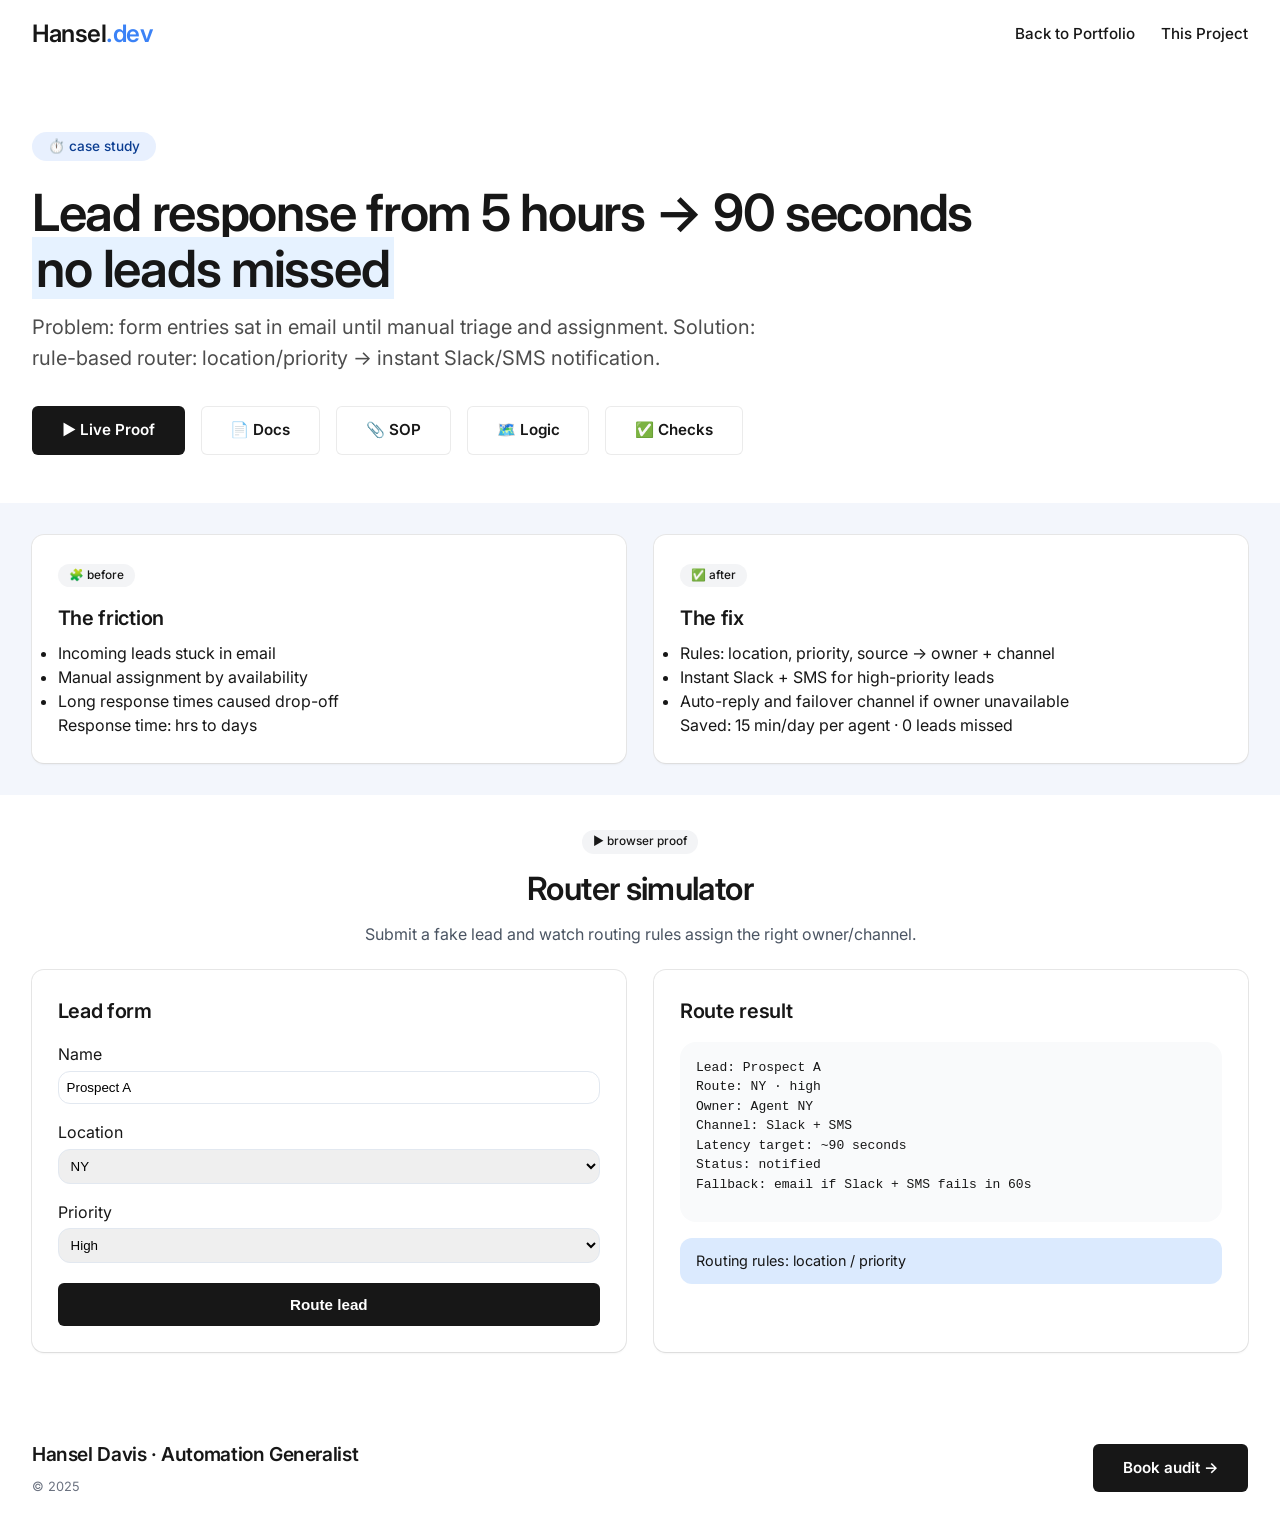
<file: projects/lead-router/index.html>
<!DOCTYPE html>
<html lang="en">
  <head>
    <meta charset="UTF-8" />
    <meta name="viewport" content="width=device-width, initial-scale=1.0" />
    <title>Project: Lead Router · Hansel Davis</title>
    <link rel="stylesheet" href="../../style.css" />
  </head>
  <body>
    <header>
      <div class="container">
        <div class="nav-flex">
          <div class="logo">Hansel<span style="color: #3b82f6">.dev</span></div>
          <div class="nav-links">
            <a href="../../index.html#experience">Back to Portfolio</a>
            <a href="./index.html" class="resume-tab">This Project</a>
          </div>
        </div>
      </div>
    </header>

    <main>
      <section class="hero">
        <div class="container">
          <span class="hero-badge">⏱️ case study</span>
          <h1>
            Lead response from 5 hours → 90 seconds<br />
            <span class="highlight">no leads missed</span>
          </h1>
          <p class="hero-sub">
            Problem: form entries sat in email until manual triage and assignment.
            Solution: rule-based router: location/priority → instant Slack/SMS notification.
          </p>
          <div style="display: flex; gap: 1rem; flex-wrap: wrap">
            <a href="#demo" class="btn">▶ Live Proof</a>
            <a href="./docs.html" class="btn-outline btn">📄 Docs</a>
            <a href="./sop.md" class="btn-outline btn">📎 SOP</a>
            <a href="./logic.md" class="btn-outline btn">🗺️ Logic</a>
            <a href="./checks.md" class="btn-outline btn">✅ Checks</a>
          </div>
        </div>
      </section>

      <section class="py-4" style="background: #f3f6fc">
        <div class="container">
          <div class="grid-2">
            <div class="card">
              <span class="pill">🧩 before</span>
              <h3>The friction</h3>
              <ul>
                <li>Incoming leads stuck in email</li>
                <li>Manual assignment by availability</li>
                <li>Long response times caused drop-off</li>
              </ul>
              <div class="result-stat">Response time: hrs to days</div>
            </div>
            <div class="card">
              <span class="pill">✅ after</span>
              <h3>The fix</h3>
              <ul>
                <li>Rules: location, priority, source → owner + channel</li>
                <li>Instant Slack + SMS for high-priority leads</li>
                <li>Auto-reply and failover channel if owner unavailable</li>
              </ul>
              <div class="result-stat">Saved: 15 min/day per agent · 0 leads missed</div>
            </div>
          </div>
        </div>
      </section>

      <section class="py-4" id="demo">
        <div class="container">
          <div class="text-center mb-3">
            <span class="pill">▶ browser proof</span>
            <h2 style="font-size: 2rem">Router simulator</h2>
            <p style="color: #4b5563">Submit a fake lead and watch routing rules assign the right owner/channel.</p>
          </div>
          <div class="grid-2">
            <div class="card">
              <h3 style="margin-bottom: 1rem">Lead form</h3>
              <div class="field">
                <label>Name</label><br />
                <input id="lead-name" value="Prospect A" style="padding: 0.5rem; border-radius: 12px; border: 1px solid #e2e8f0; width: 100%; margin-top: 0.3rem" />
              </div>
              <div style="margin-top: 1rem" class="field">
                <label>Location</label><br />
                <select id="lead-location" style="padding: 0.5rem; border-radius: 12px; border: 1px solid #e2e8f0; width: 100%; margin-top: 0.3rem">
                  <option value="ny">NY</option>
                  <option value="ca">CA</option>
                  <option value="tx">TX</option>
                </select>
              </div>
              <div style="margin-top: 1rem" class="field">
                <label>Priority</label><br />
                <select id="lead-priority" style="padding: 0.5rem; border-radius: 12px; border: 1px solid #e2e8f0; width: 100%; margin-top: 0.3rem">
                  <option value="high">High</option>
                  <option value="standard">Standard</option>
                </select>
              </div>
              <button class="btn" style="margin-top: 1.25rem; width: 100%" onclick="routeLead()">Route lead</button>
            </div>
            <div class="card">
              <h3 style="margin-bottom: 1rem">Route result</h3>
              <pre id="route-output" style="background: #f9fafb; padding: 1rem; border-radius: 16px; min-height: 180px; white-space: pre-wrap">Waiting for input...</pre>
              <div style="margin-top: 1rem; background: #dbeafe; border-radius: 12px; padding: 0.75rem 1rem; font-size: 0.9rem">
                Routing rules: <span id="rule-summary">location / priority</span>
              </div>
            </div>
          </div>
        </div>
      </section>

      </section>
    </main>

    <footer>
      <div class="container">
        <div
          class="py-3"
          style="
            display: flex;
            flex-wrap: wrap;
            justify-content: space-between;
            align-items: center;
            gap: 1rem;
          "
        >
          <div>
            <span class="logo" style="font-size: 1.2rem">Hansel Davis · Automation Generalist</span>
            <p style="font-size: 0.8rem; color: #6b7280; margin-top: 0.5rem">© 2025</p>
          </div>
          <a href="../contact.html" class="btn">Book audit →</a>
        </div>
      </div>
    </footer>

    <script>
      function routeLead() {
        const name = document.getElementById('lead-name').value || 'Lead';
        const location = document.getElementById('lead-location').value;
        const priority = document.getElementById('lead-priority').value;
        const owners = { ny: 'Agent NY', ca: 'Agent CA', tx: 'Agent TX' };
        const owner = owners[location] || 'Ops';
        const channel = priority === 'high' ? 'Slack + SMS' : 'Slack';
        const latency = priority === 'high' ? '~90 seconds' : '~2 minutes';
        const out = [
          `Lead: ${name}`,
          `Route: ${location.toUpperCase()} · ${priority}`,
          `Owner: ${owner}`,
          `Channel: ${channel}`,
          `Latency target: ${latency}`,
          `Status: notified`,
          `Fallback: email if ${channel} fails in 60s`,
        ];
        document.getElementById('route-output').textContent = out.join('\n');
      }
      routeLead();
    </script>
  </body>
</html>
</file>
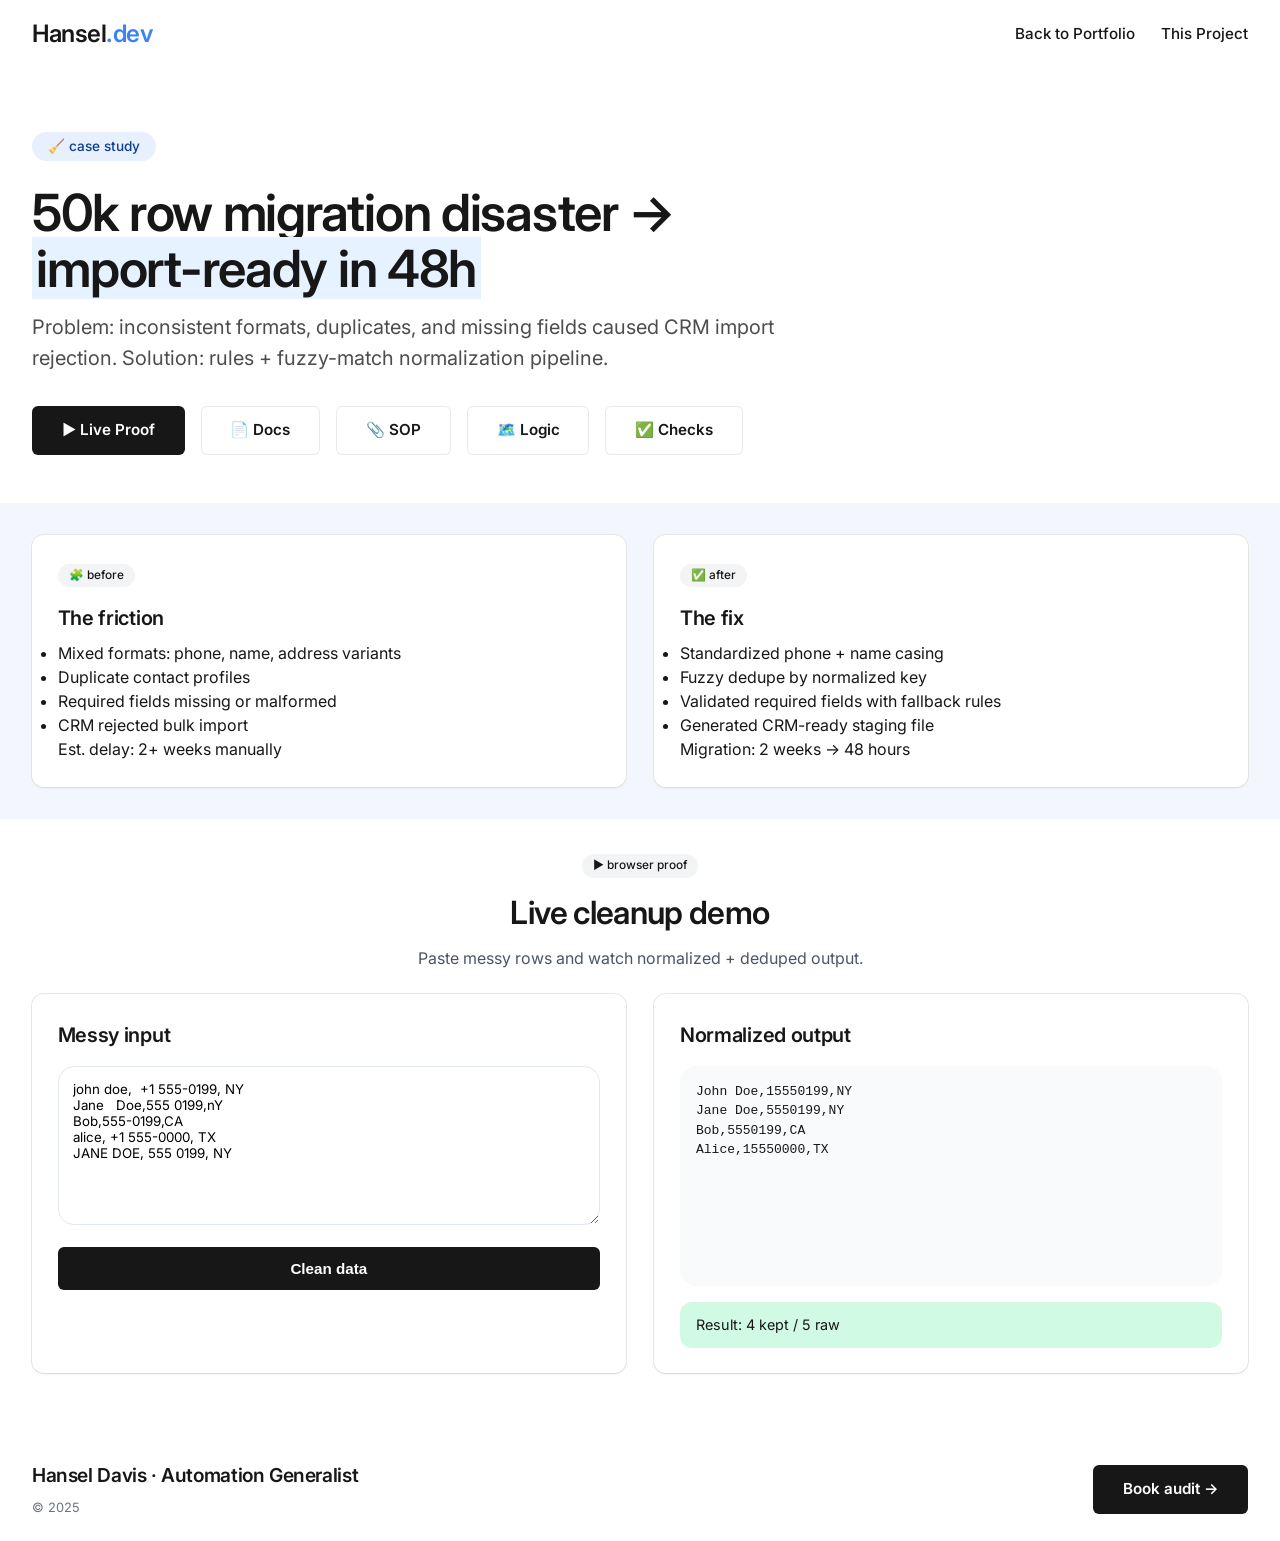
<file: projects/migration/index.html>
<!DOCTYPE html>
<html lang="en">
  <head>
    <meta charset="UTF-8" />
    <meta name="viewport" content="width=device-width, initial-scale=1.0" />
    <title>Project: CRM Migration · Hansel Davis</title>
    <link rel="stylesheet" href="../../style.css" />
  </head>
  <body>
    <header>
      <div class="container">
        <div class="nav-flex">
          <div class="logo">Hansel<span style="color: #3b82f6">.dev</span></div>
          <div class="nav-links">
            <a href="../../index.html#experience">Back to Portfolio</a>
            <a href="./index.html" class="resume-tab">This Project</a>
          </div>
        </div>
      </div>
    </header>

    <main>
      <section class="hero">
        <div class="container">
          <span class="hero-badge">🧹 case study</span>
          <h1>
            50k row migration disaster →<br />
            <span class="highlight">import-ready in 48h</span>
          </h1>
          <p class="hero-sub">
            Problem: inconsistent formats, duplicates, and missing fields caused CRM import rejection.
            Solution: rules + fuzzy-match normalization pipeline.
          </p>
          <div style="display: flex; gap: 1rem; flex-wrap: wrap">
            <a href="#demo" class="btn">▶ Live Proof</a>
            <a href="./docs.html" class="btn-outline btn">📄 Docs</a>
            <a href="./sop.md" class="btn-outline btn">📎 SOP</a>
            <a href="./logic.md" class="btn-outline btn">🗺️ Logic</a>
            <a href="./checks.md" class="btn-outline btn">✅ Checks</a>
          </div>
        </div>
      </section>

      <section class="py-4" style="background: #f3f6fc">
        <div class="container">
          <div class="grid-2">
            <div class="card">
              <span class="pill">🧩 before</span>
              <h3>The friction</h3>
              <ul>
                <li>Mixed formats: phone, name, address variants</li>
                <li>Duplicate contact profiles</li>
                <li>Required fields missing or malformed</li>
                <li>CRM rejected bulk import</li>
              </ul>
              <div class="result-stat">Est. delay: 2+ weeks manually</div>
            </div>
            <div class="card">
              <span class="pill">✅ after</span>
              <h3>The fix</h3>
              <ul>
                <li>Standardized phone + name casing</li>
                <li>Fuzzy dedupe by normalized key</li>
                <li>Validated required fields with fallback rules</li>
                <li>Generated CRM-ready staging file</li>
              </ul>
              <div class="result-stat">Migration: 2 weeks → 48 hours</div>
            </div>
          </div>
        </div>
      </section>

      <section class="py-4" id="demo">
        <div class="container">
          <div class="text-center mb-3">
            <span class="pill">▶ browser proof</span>
            <h2 style="font-size: 2rem">Live cleanup demo</h2>
            <p style="color: #4b5563">Paste messy rows and watch normalized + deduped output.</p>
          </div>
          <div class="grid-2">
            <div class="card">
              <h3 style="margin-bottom: 1rem">Messy input</h3>
              <textarea
                id="raw-input"
                placeholder='e.g.  john doe,  +1 555-0199, NY&#10;Jane   Doe,555 0199,nY&#10;Bob,555-0199,CA'
                rows="8"
                style="width: 100%; padding: 0.9rem; border-radius: 16px; border: 1px solid #e2e8f0; font-family: inherit"
              ></textarea>
              <button class="btn" style="margin-top: 1rem; width: 100%" onclick="cleanData()">Clean data</button>
            </div>
            <div class="card">
              <h3 style="margin-bottom: 1rem">Normalized output</h3>
              <pre
                id="clean-output"
                style="background: #f9fafb; padding: 1rem; border-radius: 16px; min-height: 220px; white-space: pre-wrap"
              >
Paste rows and click clean.
            </pre>
              <div style="margin-top: 1rem; background: #d1fae5; border-radius: 12px; padding: 0.75rem 1rem; font-size: 0.9rem">
                Result: <span id="clean-stat">waiting</span>
              </div>
            </div>
          </div>
        </div>
      </section>

      </section>
    </main>

    <footer>
      <div class="container">
        <div
          class="py-3"
          style="
            display: flex;
            flex-wrap: wrap;
            justify-content: space-between;
            align-items: center;
            gap: 1rem;
          "
        >
          <div>
            <span class="logo" style="font-size: 1.2rem">Hansel Davis · Automation Generalist</span>
            <p style="font-size: 0.8rem; color: #6b7280; margin-top: 0.5rem">© 2025</p>
          </div>
          <a href="../contact.html" class="btn">Book audit →</a>
        </div>
      </div>
    </footer>

    <script>
      const sample =
        'john doe,  +1 555-0199, NY\n' +
        'Jane   Doe,555 0199,nY\n' +
        'Bob,555-0199,CA\n' +
        'alice, +1 555-0000, TX\n' +
        'JANE DOE, 555 0199, NY';
      document.getElementById('raw-input').value = sample;

      function normalizeName(str) {
        return str
          .toLowerCase()
          .replace(/\s+/g, ' ')
          .trim()
          .split(' ')
          .map((s) => s.charAt(0).toUpperCase() + s.slice(1))
          .join(' ');
      }

      function normalizePhone(str) {
        const digits = str.replace(/\D/g, '');
        if (digits.length > 10) return digits.slice(-10);
        return digits;
      }

      function normalizeState(str) {
        return str.trim().toUpperCase().slice(0, 2);
      }

      function escapeHtml(str) {
        return String(str)
          .replace(/&/g, '&amp;')
          .replace(/</g, '&lt;')
          .replace(/>/g, '&gt;');
      }

      function cleanData() {
        const raw = document.getElementById('raw-input').value || '';
        const rows = raw
          .split('\n')
          .map((line) => line.trim())
          .filter(Boolean);
        const seen = new Set();
        const out = [];
        for (const row of rows) {
          const [rawName, rawPhone, rawState] = row.split(',').map((s) => (s || '').trim());
          const name = normalizeName(rawName);
          const phone = normalizePhone(rawPhone);
          const state = normalizeState(rawState);
          const key = `${normalizeName(name)}|${phone}`;
          if (seen.has(key)) {
            continue;
          }
          seen.add(key);
          out.push({ name, phone, state });
        }
        const formatted = out
          .map(
            (r) => `${r.name},${r.phone},${r.state}`
          )
          .join('\n');
        document.getElementById('clean-output').textContent = formatted || 'No valid rows.';
        document.getElementById('clean-stat').textContent = `${out.length} kept / ${rows.length} raw`;
      }

      cleanData();
    </script>
  </body>
</html>
</file>
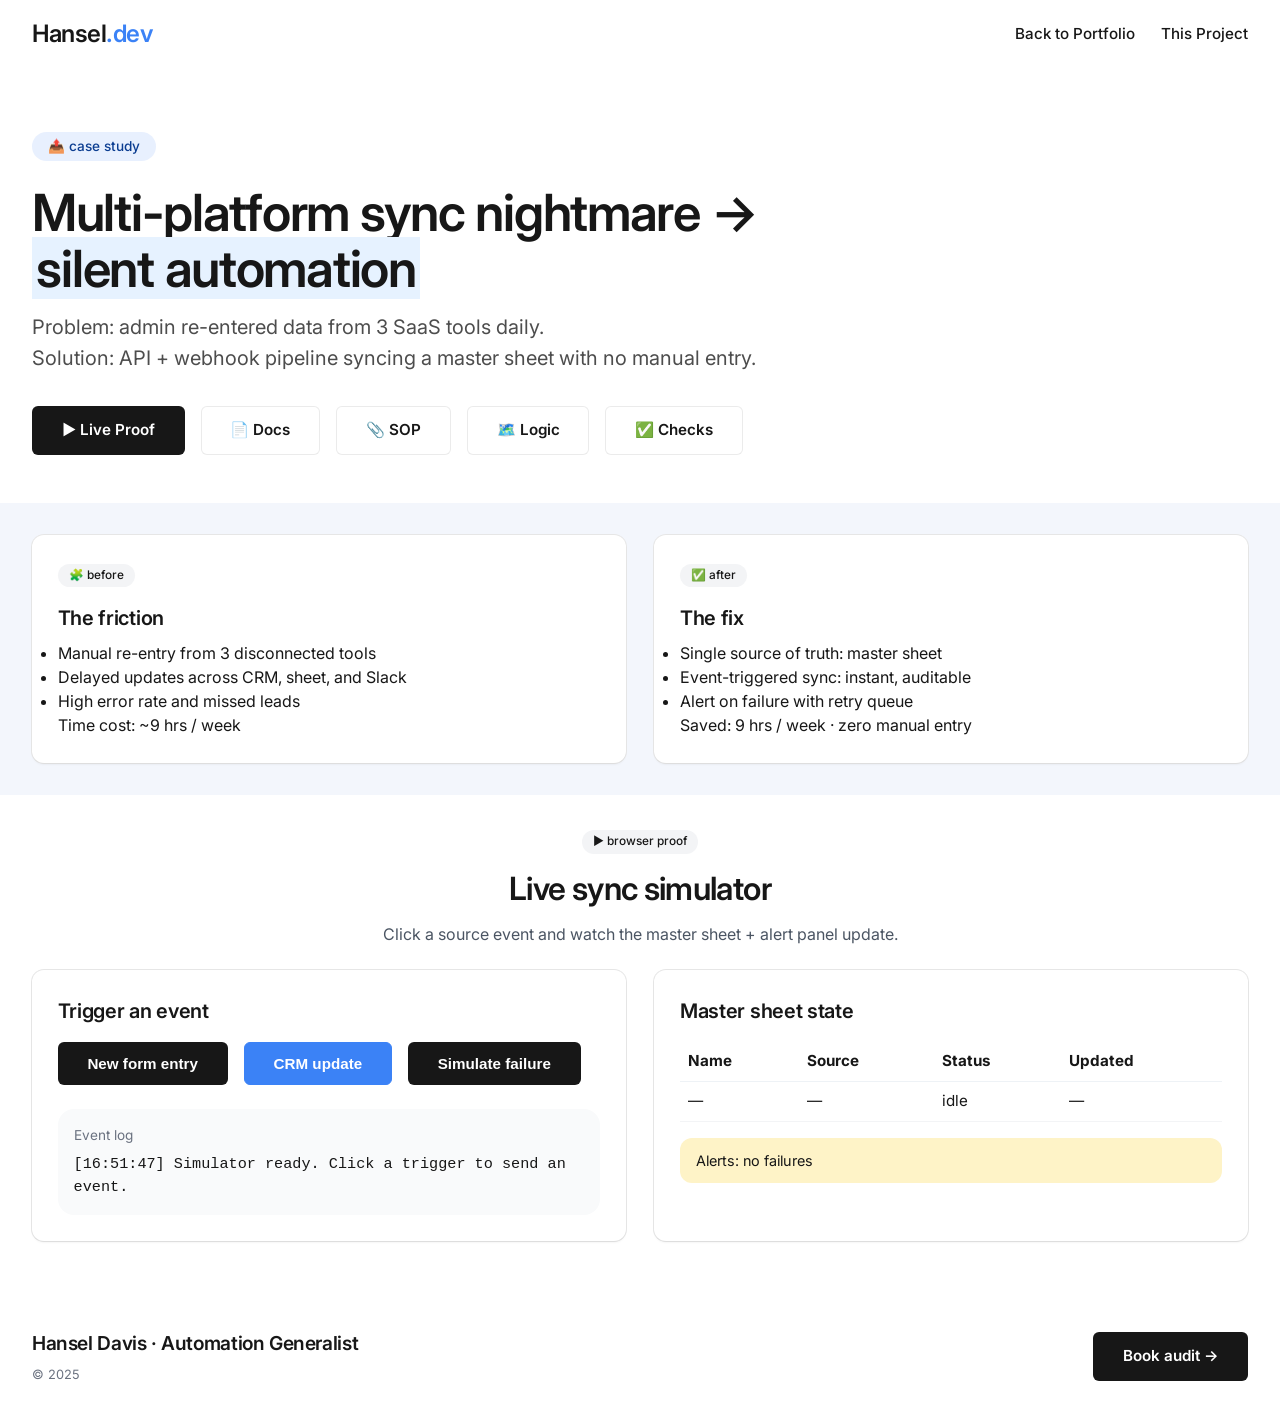
<file: projects/sync/index.html>
<!DOCTYPE html>
<html lang="en">
  <head>
    <meta charset="UTF-8" />
    <meta name="viewport" content="width=device-width, initial-scale=1.0" />
    <title>Project: Multi-Platform Sync · Hansel Davis</title>
    <link rel="stylesheet" href="../../style.css" />
  </head>
  <body>
    <header>
      <div class="container">
        <div class="nav-flex">
          <div class="logo">Hansel<span style="color: #3b82f6">.dev</span></div>
          <div class="nav-links">
            <a href="../../index.html#experience">Back to Portfolio</a>
            <a href="./index.html" class="resume-tab">This Project</a>
          </div>
        </div>
      </div>
    </header>

    <main>
      <section class="hero">
        <div class="container">
          <span class="hero-badge">📤 case study</span>
          <h1>
            Multi-platform sync nightmare →<br />
            <span class="highlight">silent automation</span>
          </h1>
          <p class="hero-sub">
            Problem: admin re-entered data from 3 SaaS tools daily.<br />
            Solution: API + webhook pipeline syncing a master sheet with no manual entry.
          </p>
          <div style="display: flex; gap: 1rem; flex-wrap: wrap">
            <a href="#demo" class="btn">▶ Live Proof</a>
            <a href="./docs.html" class="btn-outline btn">📄 Docs</a>
            <a href="./sop.md" class="btn-outline btn">📎 SOP</a>
            <a href="./logic.md" class="btn-outline btn">🗺️ Logic</a>
            <a href="./checks.md" class="btn-outline btn">✅ Checks</a>
          </div>
        </div>
      </section>

      <section class="py-4" style="background: #f3f6fc">
        <div class="container">
          <div class="grid-2">
            <div class="card">
              <span class="pill">🧩 before</span>
              <h3>The friction</h3>
              <ul>
                <li>Manual re-entry from 3 disconnected tools</li>
                <li>Delayed updates across CRM, sheet, and Slack</li>
                <li>High error rate and missed leads</li>
              </ul>
              <div class="result-stat">Time cost: ~9 hrs / week</div>
            </div>
            <div class="card">
              <span class="pill">✅ after</span>
              <h3>The fix</h3>
              <ul>
                <li>Single source of truth: master sheet</li>
                <li>Event-triggered sync: instant, auditable</li>
                <li>Alert on failure with retry queue</li>
              </ul>
              <div class="result-stat">Saved: 9 hrs / week · zero manual entry</div>
            </div>
          </div>
        </div>
      </section>

      <section class="py-4" id="demo">
        <div class="container">
          <div class="text-center mb-3">
            <span class="pill">▶ browser proof</span>
            <h2 style="font-size: 2rem">Live sync simulator</h2>
            <p style="color: #4b5563">Click a source event and watch the master sheet + alert panel update.</p>
          </div>
          <div class="grid-2">
            <div class="card">
              <h3 style="margin-bottom: 1rem">Trigger an event</h3>
              <div style="display: flex; gap: 1rem; flex-wrap: wrap">
                <button class="btn" onclick="fireEvent('form')">New form entry</button>
                <button class="btn" onclick="fireEvent('crm')" style="background: #3b82f6; border-color: #3b82f6">CRM update</button>
                <button class="btn" onclick="fireEvent('error')">Simulate failure</button>
              </div>
              <div style="margin-top: 1.5rem; background: #f9fafb; border-radius: 16px; padding: 1rem">
                <div style="font-size: 0.85rem; color: #6b7280; margin-bottom: 0.5rem">Event log</div>
                <pre id="event-log" style="white-space: pre-wrap; font-size: 0.95rem"></pre>
              </div>
            </div>
            <div class="card">
              <h3 style="margin-bottom: 1rem">Master sheet state</h3>
              <table style="width: 100%; border-collapse: collapse; font-size: 0.95rem">
                <thead>
                  <tr>
                    <th style="text-align: left; padding: 0.5rem; border-bottom: 1px solid #eef2f6">Name</th>
                    <th style="text-align: left; padding: 0.5rem; border-bottom: 1px solid #eef2f6">Source</th>
                    <th style="text-align: left; padding: 0.5rem; border-bottom: 1px solid #eef2f6">Status</th>
                    <th style="text-align: left; padding: 0.5rem; border-bottom: 1px solid #eef2f6">Updated</th>
                  </tr>
                </thead>
                <tbody id="master-table">
                  <tr>
                    <td style="padding: 0.5rem; border-bottom: 1px solid #f3f4f6">—</td>
                    <td style="padding: 0.5rem; border-bottom: 1px solid #f3f4f6">—</td>
                    <td style="padding: 0.5rem; border-bottom: 1px solid #f3f4f6">idle</td>
                    <td style="padding: 0.5rem; border-bottom: 1px solid #f3f4f6">—</td>
                  </tr>
                </tbody>
              </table>
              <div style="margin-top: 1rem; background: #fef3c7; border-radius: 12px; padding: 0.75rem 1rem; font-size: 0.9rem">
                Alerts: <span id="alert-panel">no failures</span>
              </div>
            </div>
          </div>
        </div>
      </section>

      </section>
    </main>

    <footer>
      <div class="container">
        <div
          class="py-3"
          style="
            display: flex;
            flex-wrap: wrap;
            justify-content: space-between;
            align-items: center;
            gap: 1rem;
          "
        >
          <div>
            <span class="logo" style="font-size: 1.2rem">Hansel Davis · Automation Generalist</span>
            <p style="font-size: 0.8rem; color: #6b7280; margin-top: 0.5rem">© 2025</p>
          </div>
          <a href="../contact.html" class="btn">Book audit →</a>
        </div>
      </div>
    </footer>

    <script>
      const masterState = [];
      const logEl = document.getElementById('event-log');
      const tableEl = document.getElementById('master-table');
      const alertEl = document.getElementById('alert-panel');

      function log(msg) {
        const ts = new Date().toISOString().slice(11, 19);
        logEl.textContent = `[${ts}] ${msg}\n` + logEl.textContent;
      }

      function render() {
        if (!masterState.length) {
          tableEl.innerHTML =
            `<tr><td style="padding: 0.5rem; border-bottom: 1px solid #f3f4f6">—</td>` +
            `<td style="padding: 0.5rem; border-bottom: 1px solid #f3f4f6">—</td>` +
            `<td style="padding: 0.5rem; border-bottom: 1px solid #f3f4f6">idle</td>` +
            `<td style="padding: 0.5rem; border-bottom: 1px solid #f3f4f6">—</td></tr>`;
          return;
        }
        tableEl.innerHTML = masterState
          .slice()
          .reverse()
          .map(
            (r) => `<tr>
              <td style="padding: 0.5rem; border-bottom: 1px solid #f3f4f6">${escapeHtml(r.name)}</td>
              <td style="padding: 0.5rem; border-bottom: 1px solid #f3f4f6">${escapeHtml(r.source)}</td>
              <td style="padding: 0.5rem; border-bottom: 1px solid #f3f4f6">${escapeHtml(r.status)}</td>
              <td style="padding: 0.5rem; border-bottom: 1px solid #f3f4f6">${r.updatedAt}</td>
            </tr>`
          )
          .join('');
      }

      function escapeHtml(str) {
        return String(str)
          .replace(/&/g, '&amp;')
          .replace(/</g, '&lt;')
          .replace(/>/g, '&gt;');
      }

      function fireEvent(source) {
        if (source === 'form') {
          const name = 'Lead_' + Math.floor(Math.random() * 900 + 100);
          masterState.push({
            name,
            source: 'Web form',
            status: 'synced',
            updatedAt: new Date().toISOString().slice(11, 19),
          });
          log(`Form received: ${name} → synced to master sheet.`);
        } else if (source === 'crm') {
          const name = masterState[masterState.length - 1]?.name || 'Existing_Contact';
          const existing = masterState.find((r) => r.name === name);
          if (existing) {
            existing.status = 'updated';
            existing.updatedAt = new Date().toISOString().slice(11, 19);
            log(`CRM update for ${name} applied.`);
          } else {
            masterState.push({
              name,
              source: 'CRM',
              status: 'synced',
              updatedAt: new Date().toISOString().slice(11, 19),
            });
            log(`CRM record for ${name} added to master sheet.`);
          }
        } else if (source === 'error') {
          const name = masterState[masterState.length - 1]?.name || 'Pending_Record';
          log(`Sync failed for ${name}. Retry queued.`);
          alertEl.textContent = `retry queued: ${name}`;
          setTimeout(() => {
            alertEl.textContent = 'retry succeeded';
          }, 1500);
        }
        render();
      }

      log('Simulator ready. Click a trigger to send an event.');
    </script>
  </body>
</html>
</file>
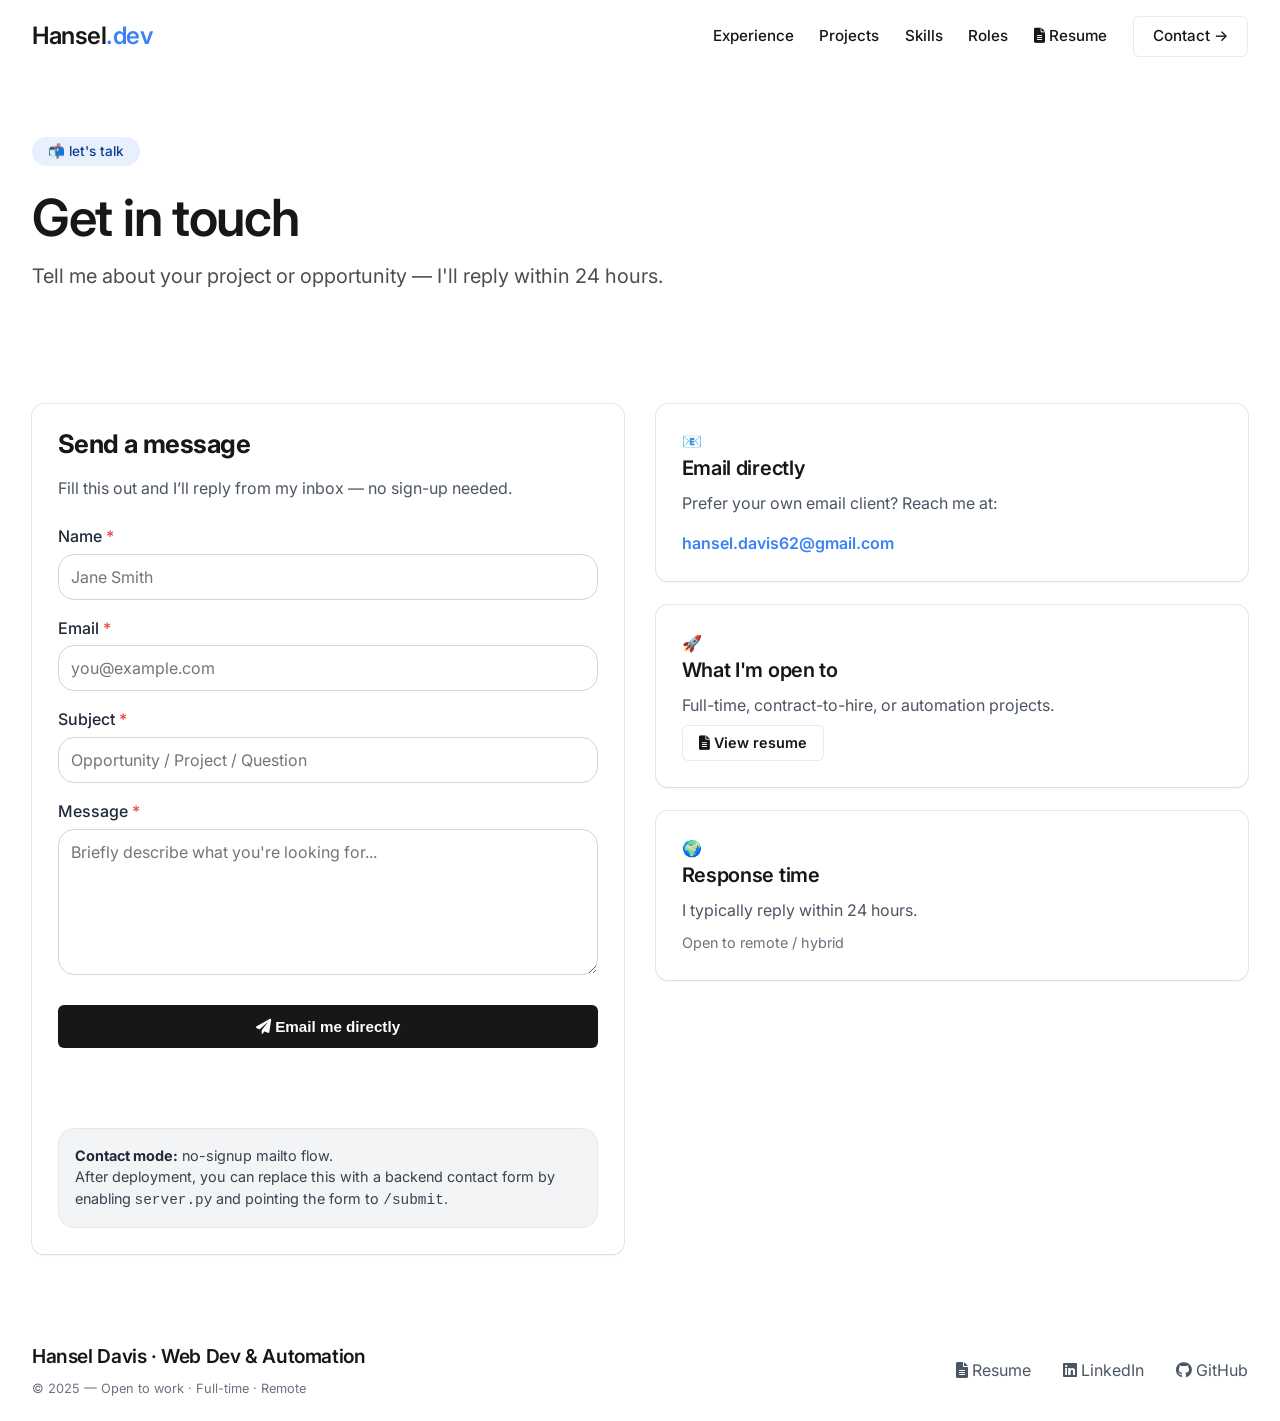
<file: contact.html>
<!DOCTYPE html>
<html lang="en">
  <head>
    <meta charset="UTF-8" />
    <meta name="viewport" content="width=device-width, initial-scale=1.0" />
    <meta
      name="description"
      content="Contact Hansel Davis - Web Developer & Automation Specialist."
    />
    <meta property="og:title" content="Hansel Davis · Contact" />
    <meta property="og:type" content="website" />
    <title>Hansel Davis · Contact</title>
    <link
      href="https://fonts.googleapis.com/css2?family=Inter:opsz,wght@14..32,300;14..32,400;14..32,600;14..32,700;14..32,800&display=swap"
      rel="stylesheet"
    />
    <link
      rel="stylesheet"
      href="https://cdnjs.cloudflare.com/ajax/libs/font-awesome/6.0.0-beta3/css/all.min.css"
    />
    <link
      rel="icon"
      type="image/png"
      href="https://emojicdn.elk.sh/⚡?style=twemoji"
    />
    <link rel="stylesheet" href="style.css" />
    <style>
      .contact-layout {
        display: grid;
        grid-template-columns: 1fr 1fr;
        gap: 2rem;
        align-items: start;
      }
      @media (max-width: 768px) {
        .contact-layout {
          grid-template-columns: 1fr;
        }
      }
      .field {
        margin-bottom: 1rem;
      }
      .field label {
        display: block;
        font-weight: 500;
        margin-bottom: 0.35rem;
        color: #1f2937;
      }
      .field input,
      .field textarea,
      .field select {
        padding: 0.75rem;
        border-radius: 16px;
        border: 1px solid #d1d5db;
        width: 100%;
        font-family: inherit;
        font-size: 1rem;
      }
      .field input:focus,
      .field textarea:focus,
      .field select:focus {
        outline: none;
        border-color: #3b82f6;
        box-shadow: 0 0 0 3px rgba(59, 130, 246, 0.1);
      }
      .inline-actions {
        display: flex;
        gap: 1rem;
        flex-wrap: wrap;
        align-items: center;
        justify-content: space-between;
        margin-top: 1.5rem;
      }
      .backend-note {
        background: #f3f4f6;
        padding: 1rem;
        border-radius: 16px;
        border: 1px solid #e5e7eb;
        font-size: 0.9rem;
        color: #374151;
        margin-top: 1rem;
        line-height: 1.5;
      }
      .backend-note strong {
        color: #1f2937;
      }
      .status {
        min-height: 3rem;
        margin-top: 1rem;
        text-align: center;
      }
    </style>
  </head>
  <body>
    <header>
      <div class="container">
        <div class="nav-flex">
          <div class="logo">Hansel<span style="color: #3b82f6">.dev</span></div>
          <div class="nav-links">
            <a href="../index.html#experience">Experience</a>
            <a href="../projects/index.html">Projects</a>
            <a href="../index.html#skills">Skills</a>
            <a href="../index.html#roles">Roles</a>
            <a href="../resume2.html" class="resume-tab"
              ><i class="fas fa-file-alt"></i> Resume</a
            >
            <a href="contact.html" class="btn-outline btn" style="padding: 0.5rem 1.2rem"
              >Contact →</a
            >
          </div>
        </div>
      </div>
    </header>

    <main>
      <section class="hero">
        <div class="container">
          <span class="hero-badge">📬 let's talk</span>
          <h1>Get in touch</h1>
          <p class="hero-sub">
            Tell me about your project or opportunity — I'll reply within 24
            hours.
          </p>
        </div>
      </section>

      <section class="py-4">
        <div class="container">
          <div class="contact-layout">
            <div class="card">
              <h2 style="font-size: 1.6rem; font-weight: 700; margin-bottom: 1rem;">Send a message</h2>
              <p style="color: #4b5563; margin-bottom: 1.5rem">
                Fill this out and I’ll reply from my inbox — no sign-up needed.
              </p>
              <form id="contact-form">
                <div class="field">
                  <label for="name">Name <span style="color: #ef4444">*</span></label>
                  <input type="text" name="name" id="name" placeholder="Jane Smith" required autocomplete="name" />
                </div>

                <div class="field">
                  <label for="email">Email <span style="color: #ef4444">*</span></label>
                  <input type="email" name="email" id="email" placeholder="you@example.com" required autocomplete="email" />
                </div>

                <div class="field">
                  <label for="subject">Subject <span style="color: #ef4444">*</span></label>
                  <input type="text" name="subject" id="subject" placeholder="Opportunity / Project / Question" required autocomplete="off" />
                </div>

                <div class="field">
                  <label for="message">Message <span style="color: #ef4444">*</span></label>
                  <textarea name="message" id="message" placeholder="Briefly describe what you're looking for..." required rows="6"></textarea>
                </div>

                <div class="inline-actions">
                  <button type="submit" class="btn" style="width: 100%">
                    <i class="fas fa-paper-plane"></i> Email me directly
                  </button>
                </div>
              </form>

              <div class="status" id="form-status"></div>

              <div class="backend-note">
                <strong>Contact mode:</strong> no-signup mailto flow.<br />
                After deployment, you can replace this with a backend contact form by enabling
                <code>server.py</code> and pointing the form to <code>/submit</code>.
              </div>
            </div>

            <div>
              <div class="card" style="margin-bottom: 1.5rem">
                <div class="card-icon">📧</div>
                <h3>Email directly</h3>
                <p style="color: #4b5563; margin-bottom: 1rem">
                  Prefer your own email client? Reach me at:
                </p>
                <a
                  href="mailto:hansel.davis62@gmail.com"
                  style="color: #3b82f6; text-decoration: none; font-weight: 600"
                  >hansel.davis62@gmail.com</a
                >
              </div>
              <div class="card" style="margin-bottom: 1.5rem">
                <div class="card-icon">🚀</div>
                <h3>What I'm open to</h3>
                <p style="color: #4b5563; margin-bottom: 0.5rem">
                  Full-time, contract-to-hire, or automation projects.
                </p>
                <a href="../resume2.html" class="btn-outline btn" style="padding: 0.4rem 1rem; font-size: 0.9rem">
                  <i class="fas fa-file-alt"></i> View resume
                </a>
              </div>
              <div class="card">
                <div class="card-icon">🌍</div>
                <h3>Response time</h3>
                <p style="color: #4b5563; margin-bottom: 0.5rem">
                  I typically reply within 24 hours.
                </p>
                <span style="color: #6b7280; font-size: 0.9rem"
                  >Open to remote / hybrid</span
                >
              </div>
            </div>
          </div>
        </div>
      </section>
    </main>

    <footer>
      <div class="container">
        <div
          class="py-3"
          style="
            display: flex;
            flex-wrap: wrap;
            justify-content: space-between;
            align-items: center;
            gap: 1rem;
          "
        >
          <div>
            <span class="logo" style="font-size: 1.2rem"
              >Hansel Davis · Web Dev & Automation</span
            >
            <p style="font-size: 0.8rem; color: #6b7280; margin-top: 0.5rem">
              © 2025 — Open to work · Full-time · Remote
            </p>
          </div>
          <div style="display: flex; gap: 2rem">
            <a
              href="../resume2.html"
              style="text-decoration: none; color: #4b5563"
              ><i class="fas fa-file-alt"></i> Resume</a
            >
            <a
              href="https://linkedin.com/in/hanseldavis"
              style="text-decoration: none; color: #4b5563"
              ><i class="fab fa-linkedin"></i> LinkedIn</a
            >
            <a
              href="https://github.com/hanseldev"
              style="text-decoration: none; color: #4b5563"
              ><i class="fab fa-github"></i> GitHub</a
            >
          </div>
        </div>
      </div>
    </footer>

    <script>
      const form = document.getElementById('contact-form');
      const status = document.getElementById('form-status');

      form.addEventListener('submit', (e) => {
        e.preventDefault();
        const name = form.name.value.trim();
        const email = form.email.value.trim();
        const subject = form.subject.value.trim();
        const message = form.message.value.trim();

        if (!name || !email || !subject || !message) {
          status.innerHTML = '<div class="form-error">Please complete all fields.</div>';
          return;
        }

        const body = [
          `Hi Hansel,`,
          ``,
          `Name: ${name}`,
          `Email: ${email}`,
          ``,
          `Message:`,
          message,
          ``,
          `— sent from hanseldev.com`,
        ]
          .filter(Boolean)
          .join('\n');

        const mailto = `mailto:hansel.davis62@gmail.com?subject=${encodeURIComponent(subject)}&body=${encodeURIComponent(body)}`;

        status.innerHTML = '<div class="form-success">Opening your email client...</div>';
        setTimeout(() => {
          window.location.href = mailto;
          status.innerHTML = '<div style="margin-top:1rem;text-align:center;font-weight:500">If nothing happened, copy this email: <a href="mailto:hansel.davis62@gmail.com">hansel.davis62@gmail.com</a></div>';
        }, 300);
      });
    </script>
  </body>
</html>
</file>
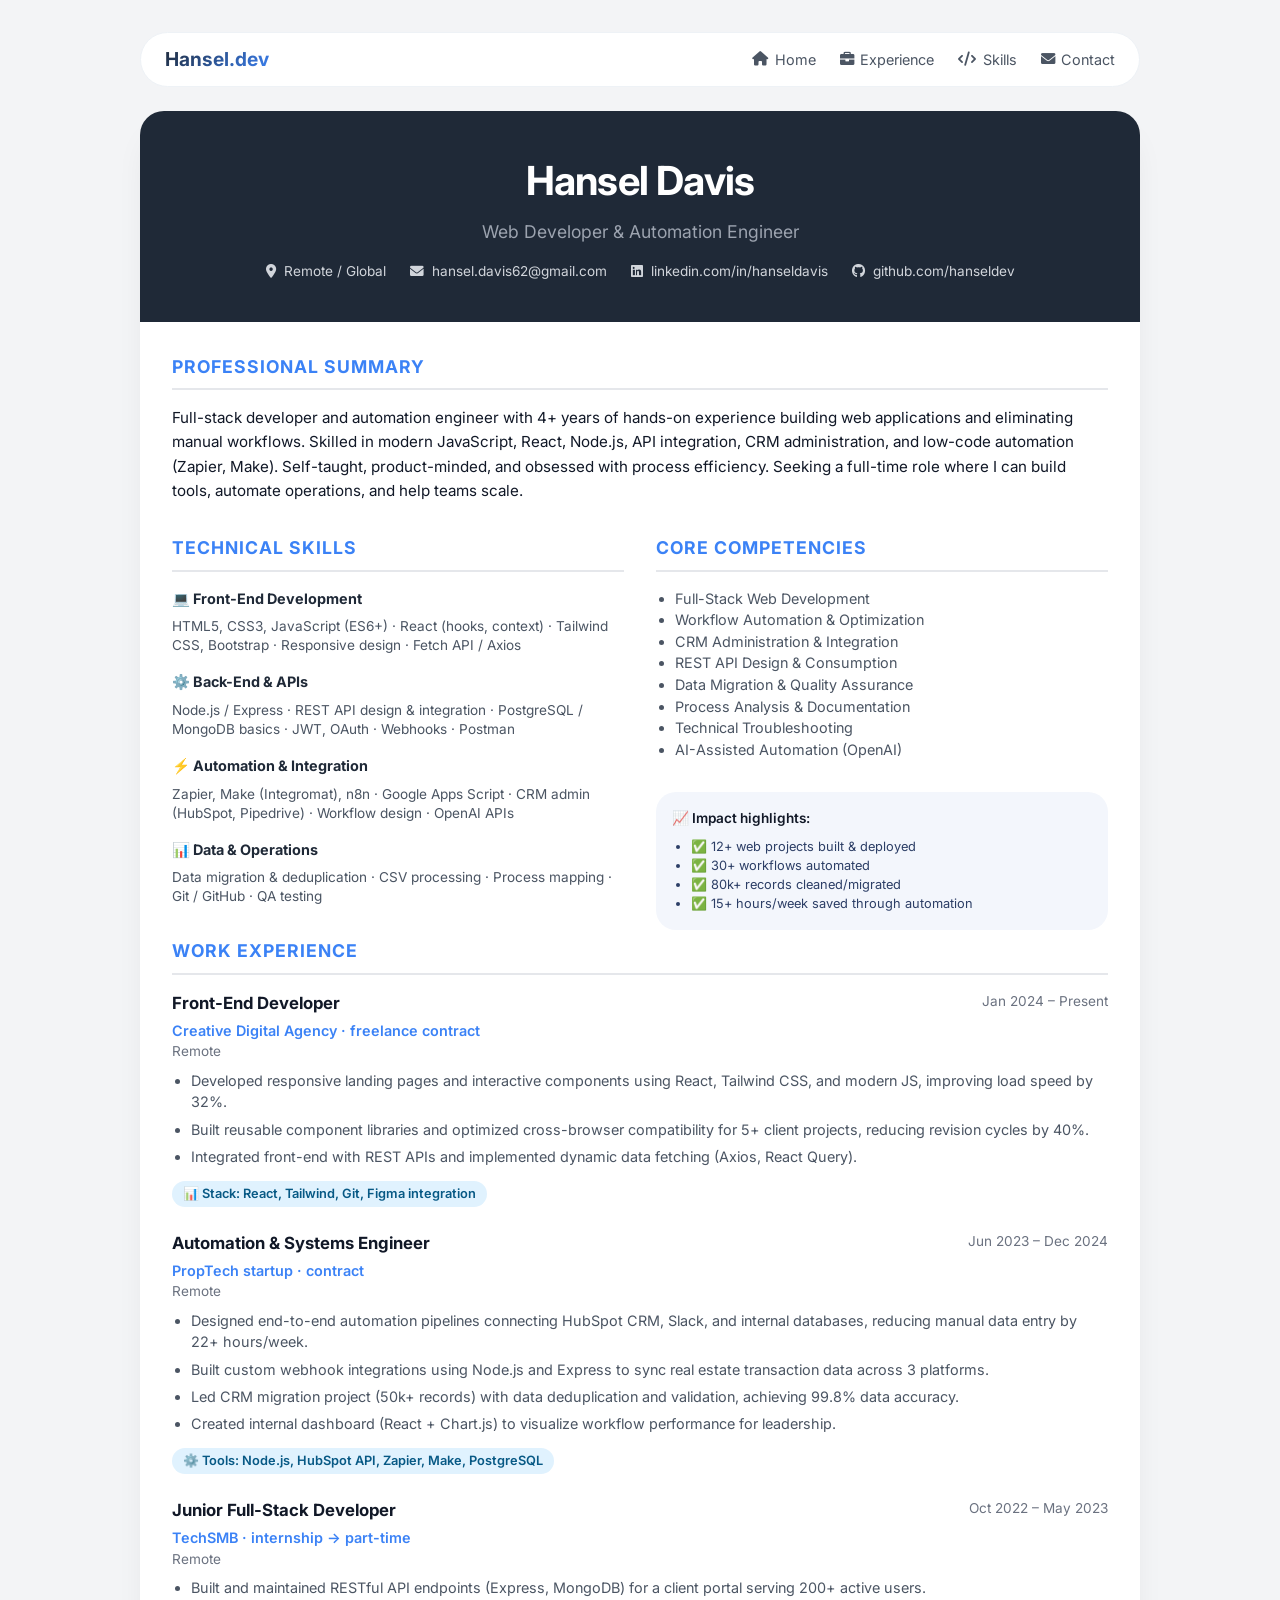
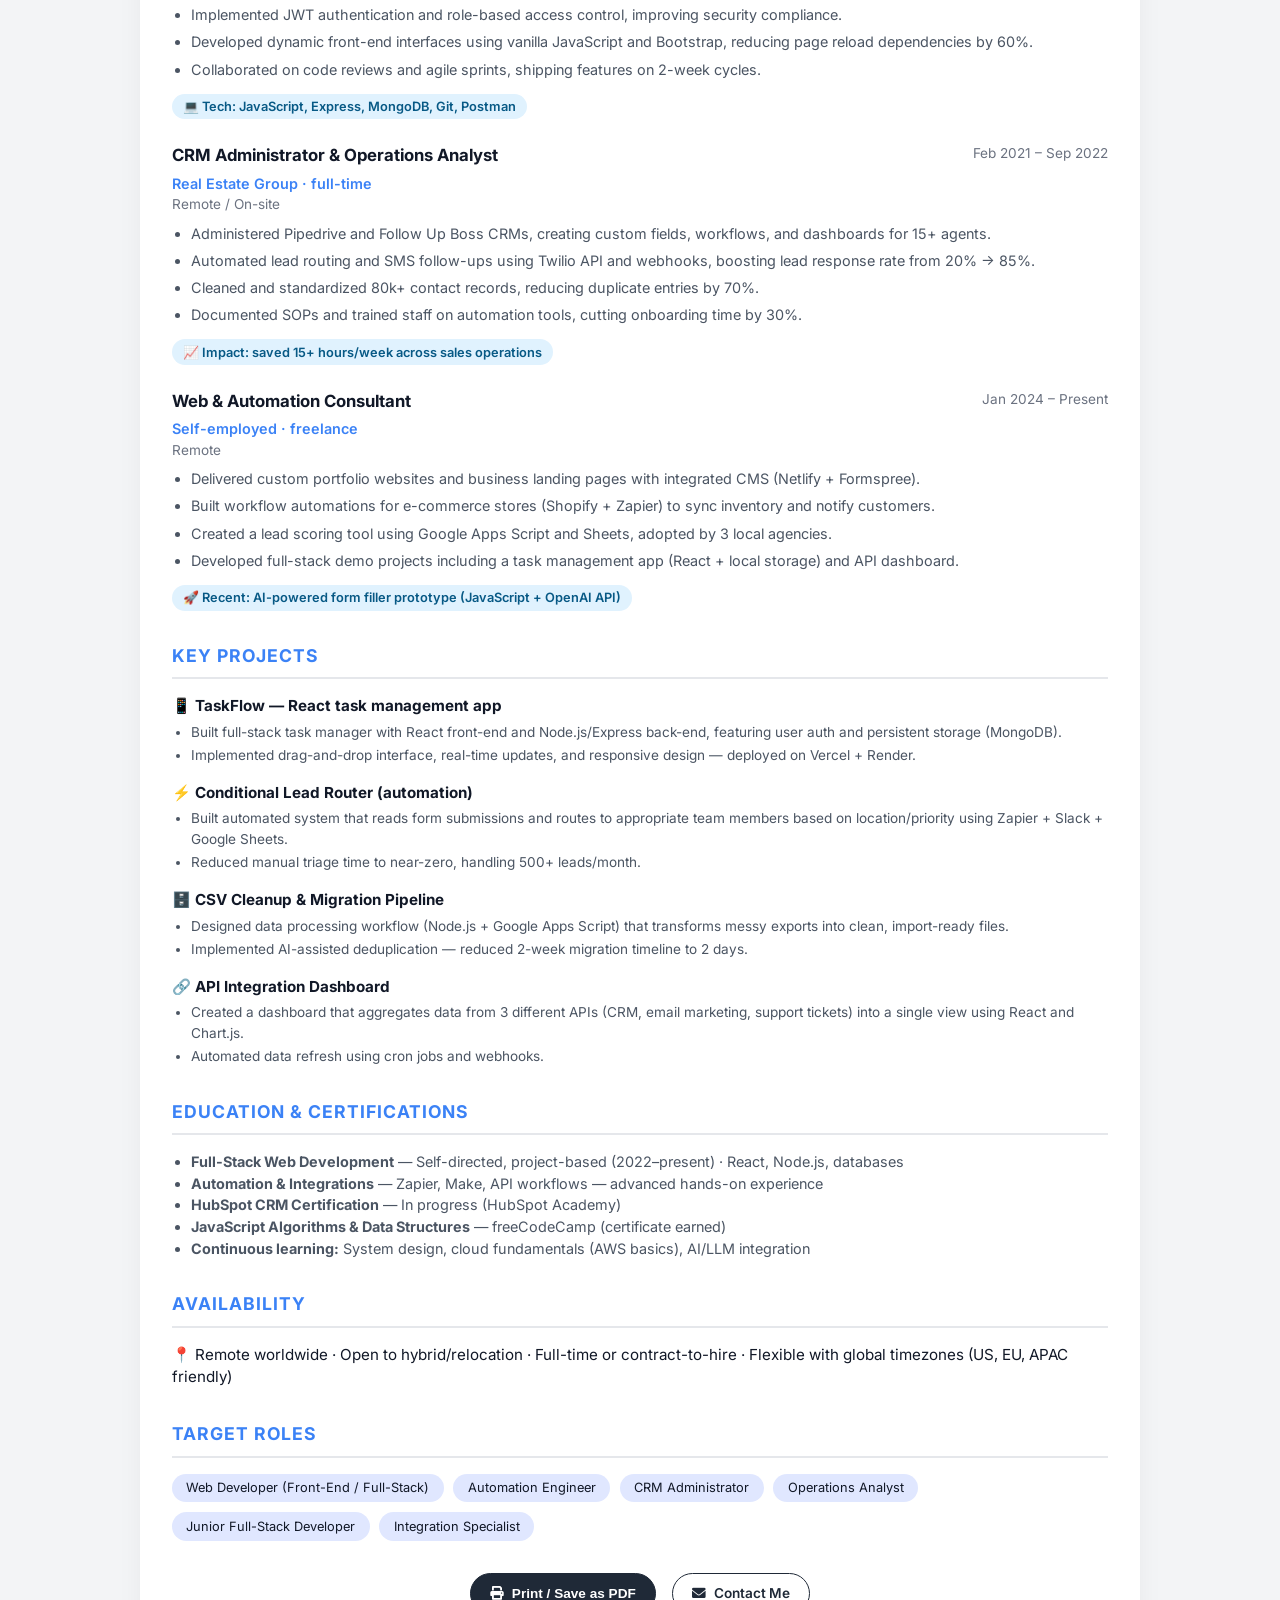
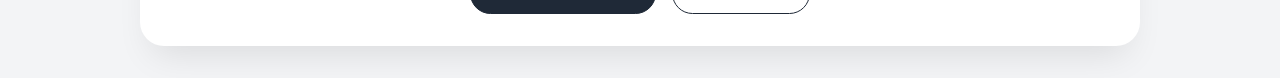
<file: resume.html>
<!DOCTYPE html>
<html lang="en">
<head>
  <meta charset="UTF-8">
  <meta name="viewport" content="width=device-width, initial-scale=1.0">
  <meta name="description" content="Hansel Davis - Resume. Web Developer & Automation Specialist. Full-stack development, workflow automation, CRM integration, and process engineering.">
  <title>Hansel Davis · Web Developer & Automation Engineer · Resume</title>
  <link href="https://fonts.googleapis.com/css2?family=Inter:opsz,wght@14..32,300;14..32,400;14..32,600;14..32,700;14..32,800&display=swap" rel="stylesheet">
  <link rel="stylesheet" href="https://cdnjs.cloudflare.com/ajax/libs/font-awesome/6.0.0-beta3/css/all.min.css">
  <link rel="icon" type="image/png" href="https://emojicdn.elk.sh/📄?style=twemoji">
  <style>
    * {
      margin: 0;
      padding: 0;
      box-sizing: border-box;
    }

    body {
      font-family: 'Inter', sans-serif;
      background-color: #f3f4f6;
      color: #111827;
      line-height: 1.5;
      padding: 2rem;
    }

    /* Navigation Bar */
    .nav-bar {
      max-width: 1000px;
      margin: 0 auto 1.5rem auto;
      display: flex;
      justify-content: space-between;
      align-items: center;
      flex-wrap: wrap;
      gap: 1rem;
      padding: 0.75rem 1.5rem;
      background: white;
      border-radius: 60px;
      border: 1px solid #eef2f6;
    }

    .nav-logo {
      font-weight: 700;
      font-size: 1.2rem;
      background: linear-gradient(135deg, #1f2937, #3b82f6);
      background-clip: text;
      -webkit-background-clip: text;
      color: transparent;
      text-decoration: none;
    }

    .nav-links {
      display: flex;
      gap: 1.5rem;
    }

    .nav-links a {
      text-decoration: none;
      color: #4b5563;
      font-size: 0.9rem;
      transition: color 0.2s;
      display: inline-flex;
      align-items: center;
      gap: 0.4rem;
    }

    .nav-links a:hover {
      color: #3b82f6;
    }

    .resume-container {
      max-width: 1000px;
      margin: 0 auto;
      background: white;
      border-radius: 24px;
      box-shadow: 0 20px 35px -12px rgba(0, 0, 0, 0.1);
      overflow: hidden;
    }

    /* Header Section */
    .resume-header {
      background: #1f2937;
      color: white;
      padding: 2.5rem 2rem;
      text-align: center;
    }

    .resume-header h1 {
      font-size: 2.5rem;
      margin-bottom: 0.5rem;
      letter-spacing: -0.02em;
    }

    .resume-header .title {
      font-size: 1.1rem;
      color: #9ca3af;
      margin-bottom: 1rem;
    }

    .contact-bar {
      display: flex;
      justify-content: center;
      gap: 1.5rem;
      flex-wrap: wrap;
      margin-top: 1rem;
    }

    .contact-bar a, .contact-bar span {
      color: #d1d5db;
      text-decoration: none;
      font-size: 0.85rem;
      display: inline-flex;
      align-items: center;
      gap: 0.5rem;
      transition: color 0.2s;
    }

    .contact-bar a:hover {
      color: white;
    }

    /* Main Content */
    .resume-body {
      padding: 2rem;
    }

    /* Sections */
    .section {
      margin-bottom: 2rem;
    }

    .section-title {
      font-size: 1.1rem;
      font-weight: 700;
      text-transform: uppercase;
      letter-spacing: 1px;
      color: #3b82f6;
      border-bottom: 2px solid #e5e7eb;
      padding-bottom: 0.5rem;
      margin-bottom: 1rem;
    }

    /* Experience Items */
    .experience-item {
      margin-bottom: 1.5rem;
    }

    .experience-header {
      display: flex;
      justify-content: space-between;
      flex-wrap: wrap;
      margin-bottom: 0.25rem;
    }

    .experience-title {
      font-weight: 700;
      font-size: 1.05rem;
    }

    .experience-company {
      color: #3b82f6;
      font-weight: 600;
      font-size: 0.9rem;
    }

    .experience-date {
      color: #6b7280;
      font-size: 0.85rem;
    }

    .experience-location {
      color: #6b7280;
      font-size: 0.85rem;
      margin-bottom: 0.5rem;
    }

    .experience-item ul {
      margin-left: 1.2rem;
      color: #4b5563;
    }

    .experience-item li {
      margin-bottom: 0.35rem;
      font-size: 0.9rem;
    }

    .result-badge {
      font-size: 0.8rem;
      font-weight: 600;
      color: #075985;
      background: #e0f2fe;
      display: inline-block;
      padding: 0.2rem 0.7rem;
      border-radius: 20px;
      margin-top: 0.5rem;
    }

    /* Skills Grid */
    .skills-grid {
      display: grid;
      grid-template-columns: repeat(auto-fit, minmax(220px, 1fr));
      gap: 1rem;
    }

    .skill-category h3 {
      font-size: 0.9rem;
      font-weight: 700;
      margin-bottom: 0.5rem;
      color: #1f2937;
    }

    .skill-category p {
      font-size: 0.85rem;
      color: #4b5563;
      line-height: 1.4;
    }

    /* Two-column layout */
    .two-column {
      display: grid;
      grid-template-columns: 1fr 1fr;
      gap: 2rem;
    }

    /* Project items */
    .project-item {
      margin-bottom: 1rem;
    }

    .project-title {
      font-weight: 700;
      font-size: 0.95rem;
      margin-bottom: 0.25rem;
    }

    .project-item ul {
      margin-left: 1.2rem;
      color: #4b5563;
    }

    .project-item li {
      font-size: 0.85rem;
      margin-bottom: 0.2rem;
    }

    /* Action Buttons */
    .action-buttons {
      display: flex;
      justify-content: center;
      gap: 1rem;
      margin-top: 1.5rem;
      flex-wrap: wrap;
    }

    .btn {
      display: inline-flex;
      align-items: center;
      gap: 0.5rem;
      padding: 0.6rem 1.2rem;
      border-radius: 40px;
      font-size: 0.85rem;
      font-weight: 600;
      text-decoration: none;
      transition: all 0.2s ease;
      cursor: pointer;
      border: none;
      background: none;
    }

    .btn-primary {
      background: #1f2937;
      color: white;
      border: 1px solid #1f2937;
    }

    .btn-primary:hover {
      background: #374151;
      transform: translateY(-2px);
    }

    .btn-outline {
      background: transparent;
      color: #1f2937;
      border: 1px solid #1f2937;
    }

    .btn-outline:hover {
      background: #1f2937;
      color: white;
      transform: translateY(-2px);
    }

    /* Print Styles */
    @media print {
      body {
        background: white;
        padding: 0;
        margin: 0;
      }
      .nav-bar {
        display: none;
      }
      .action-buttons {
        display: none;
      }
      .resume-container {
        box-shadow: none;
        border-radius: 0;
        max-width: 100%;
      }
      .resume-header {
        background: #1f2937;
        -webkit-print-color-adjust: exact;
        print-color-adjust: exact;
      }
      .contact-bar a {
        color: #d1d5db;
        text-decoration: none;
      }
      .section-title {
        -webkit-print-color-adjust: exact;
        print-color-adjust: exact;
      }
    }

    @media (max-width: 768px) {
      body {
        padding: 1rem;
      }
      .two-column {
        grid-template-columns: 1fr;
        gap: 0;
      }
      .contact-bar {
        gap: 0.75rem;
      }
      .resume-header {
        padding: 1.5rem;
      }
      .resume-header h1 {
        font-size: 1.8rem;
      }
      .resume-body {
        padding: 1.2rem;
      }
    }
  </style>
</head>
<body>

<!-- Navigation Bar -->
<div class="nav-bar">
  <a href="index.html" class="nav-logo">Hansel.dev</a>
  <div class="nav-links">
    <a href="index.html"><i class="fas fa-home"></i> Home</a>
    <a href="index.html#experience"><i class="fas fa-briefcase"></i> Experience</a>
    <a href="index.html#skills"><i class="fas fa-code"></i> Skills</a>
    <a href="index.html#contact"><i class="fas fa-envelope"></i> Contact</a>
  </div>
</div>

<div class="resume-container">
  <!-- Header -->
  <div class="resume-header">
    <h1>Hansel Davis</h1>
    <div class="title">Web Developer & Automation Engineer</div>
    <div class="contact-bar">
      <span><i class="fas fa-map-marker-alt"></i> Remote / Global</span>
      <a href="mailto:hansel.davis62@gmail.com"><i class="fas fa-envelope"></i> hansel.davis62@gmail.com</a>
      <a href="https://linkedin.com/in/hanseldavis"><i class="fab fa-linkedin"></i> linkedin.com/in/hanseldavis</a>
      <a href="https://github.com/hanseldev"><i class="fab fa-github"></i> github.com/hanseldev</a>
    </div>
  </div>

  <!-- Body -->
  <div class="resume-body">

    <!-- Professional Summary (Updated: Web Dev + Automation) -->
    <div class="section">
      <div class="section-title">Professional Summary</div>
      <p style="font-size: 0.95rem; line-height: 1.6;">Full-stack developer and automation engineer with 4+ years of hands-on experience building web applications and eliminating manual workflows. Skilled in modern JavaScript, React, Node.js, API integration, CRM administration, and low-code automation (Zapier, Make). Self-taught, product-minded, and obsessed with process efficiency. Seeking a full-time role where I can build tools, automate operations, and help teams scale.</p>
    </div>

    <!-- Two Column Layout for Skills + Core Competencies -->
    <div class="two-column">
      <!-- Left Column -->
      <div>
        <!-- Technical Skills (expanded: dev + automation) -->
        <div class="section">
          <div class="section-title">Technical Skills</div>
          <div class="skills-grid" style="grid-template-columns: 1fr;">
            <div class="skill-category">
              <h3>💻 Front-End Development</h3>
              <p>HTML5, CSS3, JavaScript (ES6+) · React (hooks, context) · Tailwind CSS, Bootstrap · Responsive design · Fetch API / Axios</p>
            </div>
            <div class="skill-category">
              <h3>⚙️ Back-End & APIs</h3>
              <p>Node.js / Express · REST API design & integration · PostgreSQL / MongoDB basics · JWT, OAuth · Webhooks · Postman</p>
            </div>
            <div class="skill-category">
              <h3>⚡ Automation & Integration</h3>
              <p>Zapier, Make (Integromat), n8n · Google Apps Script · CRM admin (HubSpot, Pipedrive) · Workflow design · OpenAI APIs</p>
            </div>
            <div class="skill-category">
              <h3>📊 Data & Operations</h3>
              <p>Data migration & deduplication · CSV processing · Process mapping · Git / GitHub · QA testing</p>
            </div>
          </div>
        </div>
      </div>

      <!-- Right Column -->
      <div>
        <!-- Core Competencies (expanded) -->
        <div class="section">
          <div class="section-title">Core Competencies</div>
          <ul style="margin-left: 1.2rem; color: #4b5563; font-size: 0.9rem;">
            <li>Full-Stack Web Development</li>
            <li>Workflow Automation & Optimization</li>
            <li>CRM Administration & Integration</li>
            <li>REST API Design & Consumption</li>
            <li>Data Migration & Quality Assurance</li>
            <li>Process Analysis & Documentation</li>
            <li>Technical Troubleshooting</li>
            <li>AI-Assisted Automation (OpenAI)</li>
          </ul>
        </div>
        <!-- Quick stats -->
        <div style="background: #f3f6fc; border-radius: 20px; padding: 1rem; margin-top: 0.5rem;">
          <p style="font-size: 0.85rem; font-weight: 600; margin-bottom: 0.5rem;">📈 Impact highlights:</p>
          <ul style="margin-left: 1.2rem; font-size: 0.8rem; color: #2c3e66;">
            <li>✅ 12+ web projects built & deployed</li>
            <li>✅ 30+ workflows automated</li>
            <li>✅ 80k+ records cleaned/migrated</li>
            <li>✅ 15+ hours/week saved through automation</li>
          </ul>
        </div>
      </div>
    </div>

    <!-- Work Experience (added more roles & years: Web Dev, Automation Engineer, Systems Coordinator, CRM Admin) -->
    <div class="section">
      <div class="section-title">Work Experience</div>

      <!-- Role 1: Front-End Developer (2024-2025) -->
      <div class="experience-item">
        <div class="experience-header">
          <span class="experience-title">Front-End Developer</span>
          <span class="experience-date">Jan 2024 – Present</span>
        </div>
        <div class="experience-company">Creative Digital Agency · freelance contract</div>
        <div class="experience-location">Remote</div>
        <ul>
          <li>Developed responsive landing pages and interactive components using React, Tailwind CSS, and modern JS, improving load speed by 32%.</li>
          <li>Built reusable component libraries and optimized cross-browser compatibility for 5+ client projects, reducing revision cycles by 40%.</li>
          <li>Integrated front-end with REST APIs and implemented dynamic data fetching (Axios, React Query).</li>
        </ul>
        <div class="result-badge">📊 Stack: React, Tailwind, Git, Figma integration</div>
      </div>

      <!-- Role 2: Automation & Systems Engineer (2023-2024) -->
      <div class="experience-item">
        <div class="experience-header">
          <span class="experience-title">Automation & Systems Engineer</span>
          <span class="experience-date">Jun 2023 – Dec 2024</span>
        </div>
        <div class="experience-company">PropTech startup · contract</div>
        <div class="experience-location">Remote</div>
        <ul>
          <li>Designed end-to-end automation pipelines connecting HubSpot CRM, Slack, and internal databases, reducing manual data entry by 22+ hours/week.</li>
          <li>Built custom webhook integrations using Node.js and Express to sync real estate transaction data across 3 platforms.</li>
          <li>Led CRM migration project (50k+ records) with data deduplication and validation, achieving 99.8% data accuracy.</li>
          <li>Created internal dashboard (React + Chart.js) to visualize workflow performance for leadership.</li>
        </ul>
        <div class="result-badge">⚙️ Tools: Node.js, HubSpot API, Zapier, Make, PostgreSQL</div>
      </div>

      <!-- Role 3: Junior Full-Stack Developer (2022-2023) -->
      <div class="experience-item">
        <div class="experience-header">
          <span class="experience-title">Junior Full-Stack Developer</span>
          <span class="experience-date">Oct 2022 – May 2023</span>
        </div>
        <div class="experience-company">TechSMB · internship → part-time</div>
        <div class="experience-location">Remote</div>
        <ul>
          <li>Built and maintained RESTful API endpoints (Express, MongoDB) for a client portal serving 200+ active users.</li>
          <li>Implemented JWT authentication and role-based access control, improving security compliance.</li>
          <li>Developed dynamic front-end interfaces using vanilla JavaScript and Bootstrap, reducing page reload dependencies by 60%.</li>
          <li>Collaborated on code reviews and agile sprints, shipping features on 2-week cycles.</li>
        </ul>
        <div class="result-badge">💻 Tech: JavaScript, Express, MongoDB, Git, Postman</div>
      </div>

      <!-- Role 4: CRM Administrator & Operations Analyst (2021-2022) -->
      <div class="experience-item">
        <div class="experience-header">
          <span class="experience-title">CRM Administrator & Operations Analyst</span>
          <span class="experience-date">Feb 2021 – Sep 2022</span>
        </div>
        <div class="experience-company">Real Estate Group · full-time</div>
        <div class="experience-location">Remote / On-site</div>
        <ul>
          <li>Administered Pipedrive and Follow Up Boss CRMs, creating custom fields, workflows, and dashboards for 15+ agents.</li>
          <li>Automated lead routing and SMS follow-ups using Twilio API and webhooks, boosting lead response rate from 20% → 85%.</li>
          <li>Cleaned and standardized 80k+ contact records, reducing duplicate entries by 70%.</li>
          <li>Documented SOPs and trained staff on automation tools, cutting onboarding time by 30%.</li>
        </ul>
        <div class="result-badge">📈 Impact: saved 15+ hours/week across sales operations</div>
      </div>

      <!-- Role 5: Independent Web & Automation Consultant (2024–present) -->
      <div class="experience-item">
        <div class="experience-header">
          <span class="experience-title">Web & Automation Consultant</span>
          <span class="experience-date">Jan 2024 – Present</span>
        </div>
        <div class="experience-company">Self-employed · freelance</div>
        <div class="experience-location">Remote</div>
        <ul>
          <li>Delivered custom portfolio websites and business landing pages with integrated CMS (Netlify + Formspree).</li>
          <li>Built workflow automations for e-commerce stores (Shopify + Zapier) to sync inventory and notify customers.</li>
          <li>Created a lead scoring tool using Google Apps Script and Sheets, adopted by 3 local agencies.</li>
          <li>Developed full-stack demo projects including a task management app (React + local storage) and API dashboard.</li>
        </ul>
        <div class="result-badge">🚀 Recent: AI-powered form filler prototype (JavaScript + OpenAI API)</div>
      </div>
    </div>

    <!-- Key Projects (updated with dev + automation) -->
    <div class="section">
      <div class="section-title">Key Projects</div>

      <div class="project-item">
        <div class="project-title">📱 TaskFlow — React task management app</div>
        <ul>
          <li>Built full-stack task manager with React front-end and Node.js/Express back-end, featuring user auth and persistent storage (MongoDB).</li>
          <li>Implemented drag-and-drop interface, real-time updates, and responsive design — deployed on Vercel + Render.</li>
        </ul>
      </div>

      <div class="project-item">
        <div class="project-title">⚡ Conditional Lead Router (automation)</div>
        <ul>
          <li>Built automated system that reads form submissions and routes to appropriate team members based on location/priority using Zapier + Slack + Google Sheets.</li>
          <li>Reduced manual triage time to near-zero, handling 500+ leads/month.</li>
        </ul>
      </div>

      <div class="project-item">
        <div class="project-title">🗄️ CSV Cleanup & Migration Pipeline</div>
        <ul>
          <li>Designed data processing workflow (Node.js + Google Apps Script) that transforms messy exports into clean, import-ready files.</li>
          <li>Implemented AI-assisted deduplication — reduced 2-week migration timeline to 2 days.</li>
        </ul>
      </div>

      <div class="project-item">
        <div class="project-title">🔗 API Integration Dashboard</div>
        <ul>
          <li>Created a dashboard that aggregates data from 3 different APIs (CRM, email marketing, support tickets) into a single view using React and Chart.js.</li>
          <li>Automated data refresh using cron jobs and webhooks.</li>
        </ul>
      </div>
    </div>

    <!-- Education & Certifications (updated) -->
    <div class="section">
      <div class="section-title">Education & Certifications</div>
      <ul style="margin-left: 1.2rem; color: #4b5563; font-size: 0.9rem;">
        <li><strong>Full-Stack Web Development</strong> — Self-directed, project-based (2022–present) · React, Node.js, databases</li>
        <li><strong>Automation & Integrations</strong> — Zapier, Make, API workflows — advanced hands-on experience</li>
        <li><strong>HubSpot CRM Certification</strong> — In progress (HubSpot Academy)</li>
        <li><strong>JavaScript Algorithms & Data Structures</strong> — freeCodeCamp (certificate earned)</li>
        <li><strong>Continuous learning:</strong> System design, cloud fundamentals (AWS basics), AI/LLM integration</li>
      </ul>
    </div>

    <!-- Availability -->
    <div class="section">
      <div class="section-title">Availability</div>
      <p style="font-size: 0.95rem;">📍 Remote worldwide · Open to hybrid/relocation · Full-time or contract-to-hire · Flexible with global timezones (US, EU, APAC friendly)</p>
    </div>

    <!-- Roles I'm targeting (new section) -->
    <div class="section">
      <div class="section-title">Target Roles</div>
      <div style="display: flex; flex-wrap: wrap; gap: 0.6rem;">
        <span style="background: #e0e7ff; padding: 0.3rem 0.9rem; border-radius: 30px; font-size: 0.8rem;">Web Developer (Front-End / Full-Stack)</span>
        <span style="background: #e0e7ff; padding: 0.3rem 0.9rem; border-radius: 30px; font-size: 0.8rem;">Automation Engineer</span>
        <span style="background: #e0e7ff; padding: 0.3rem 0.9rem; border-radius: 30px; font-size: 0.8rem;">CRM Administrator</span>
        <span style="background: #e0e7ff; padding: 0.3rem 0.9rem; border-radius: 30px; font-size: 0.8rem;">Operations Analyst</span>
        <span style="background: #e0e7ff; padding: 0.3rem 0.9rem; border-radius: 30px; font-size: 0.8rem;">Junior Full-Stack Developer</span>
        <span style="background: #e0e7ff; padding: 0.3rem 0.9rem; border-radius: 30px; font-size: 0.8rem;">Integration Specialist</span>
      </div>
    </div>

    <!-- Action Buttons -->
    <div class="action-buttons">
      <button onclick="window.print()" class="btn btn-primary"><i class="fas fa-print"></i> Print / Save as PDF</button>
      <a href="index.html#contact" class="btn btn-outline"><i class="fas fa-envelope"></i> Contact Me</a>
    </div>

  </div>
</div>

<script>
  // Smooth scroll for any anchor links
  document.querySelectorAll('a[href^="#"]').forEach(anchor => {
    anchor.addEventListener('click', function (e) {
      e.preventDefault();
      const target = document.querySelector(this.getAttribute('href'));
      if (target) {
        target.scrollIntoView({
          behavior: 'smooth',
          block: 'start'
        });
      }
    });
  });

  console.log('Resume updated: Web Developer & Automation Specialist — expanded roles and years');
</script>

</body>
</html>
</file>
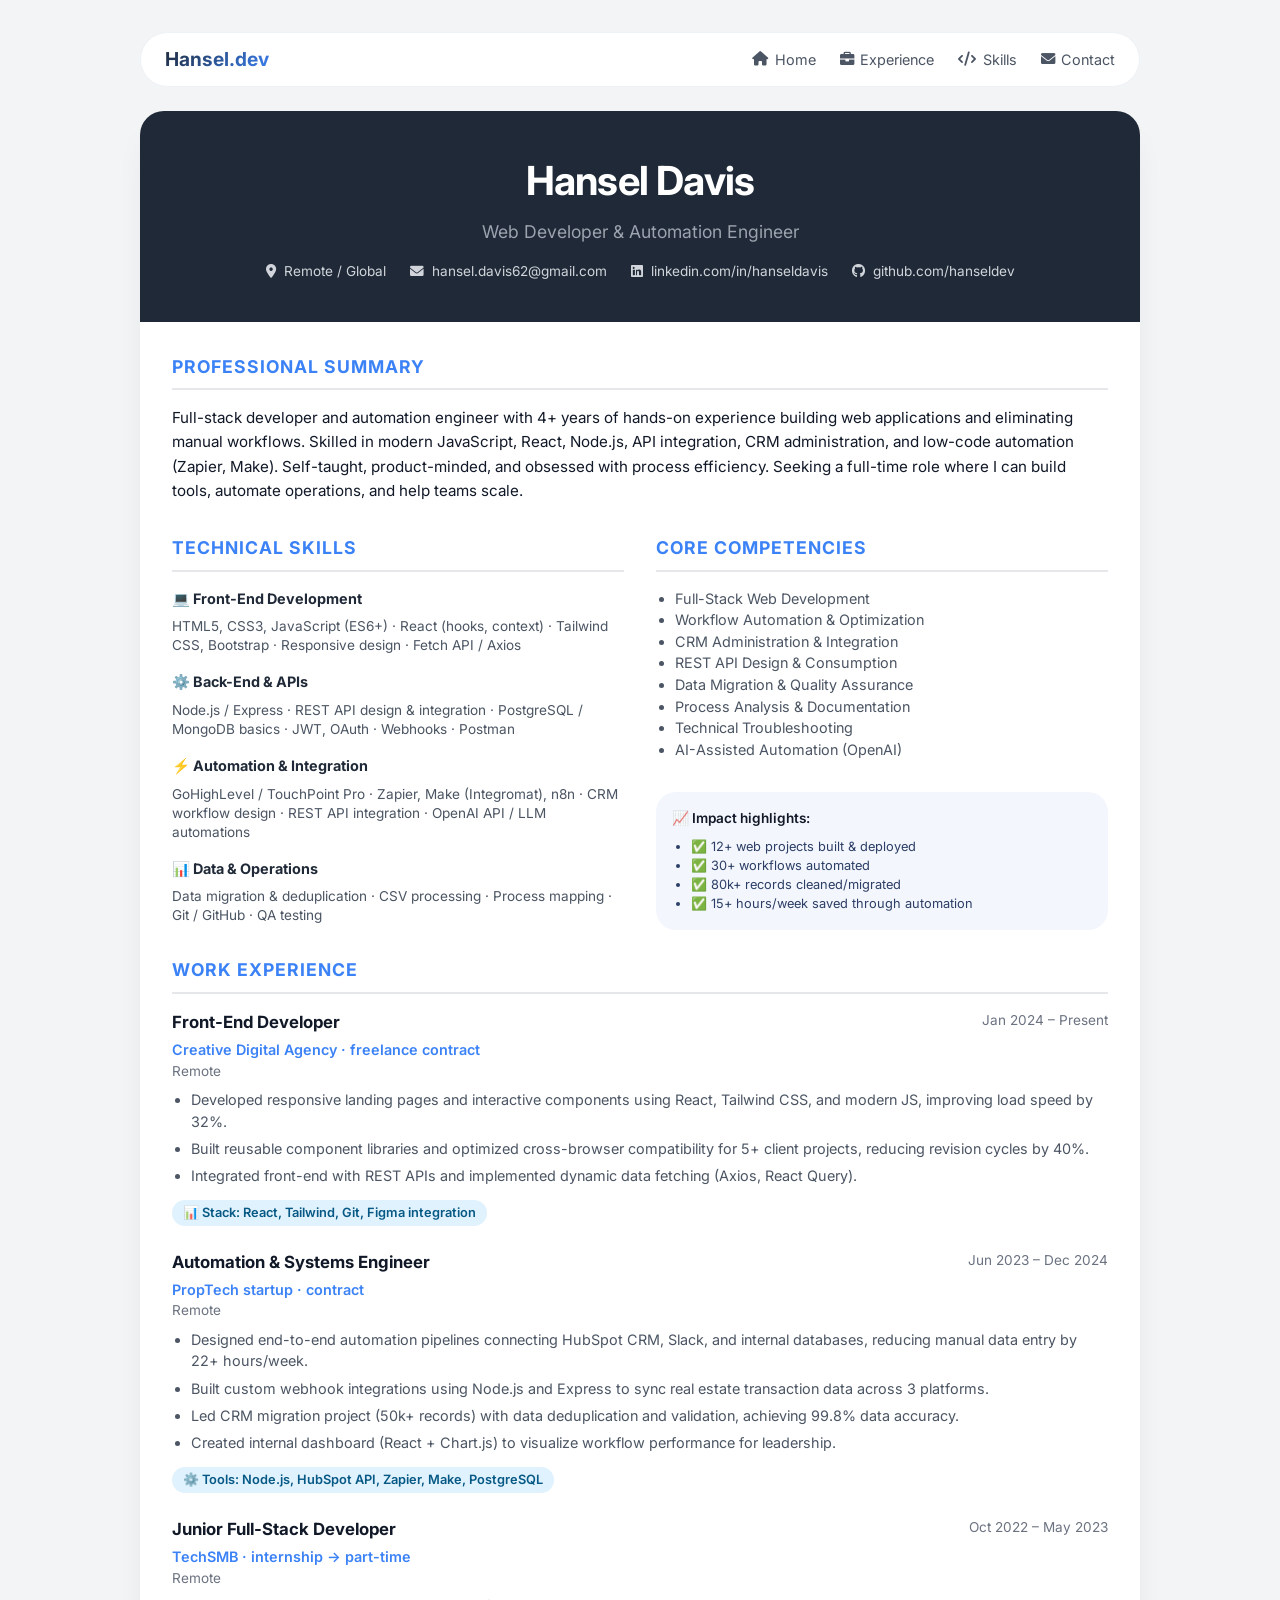
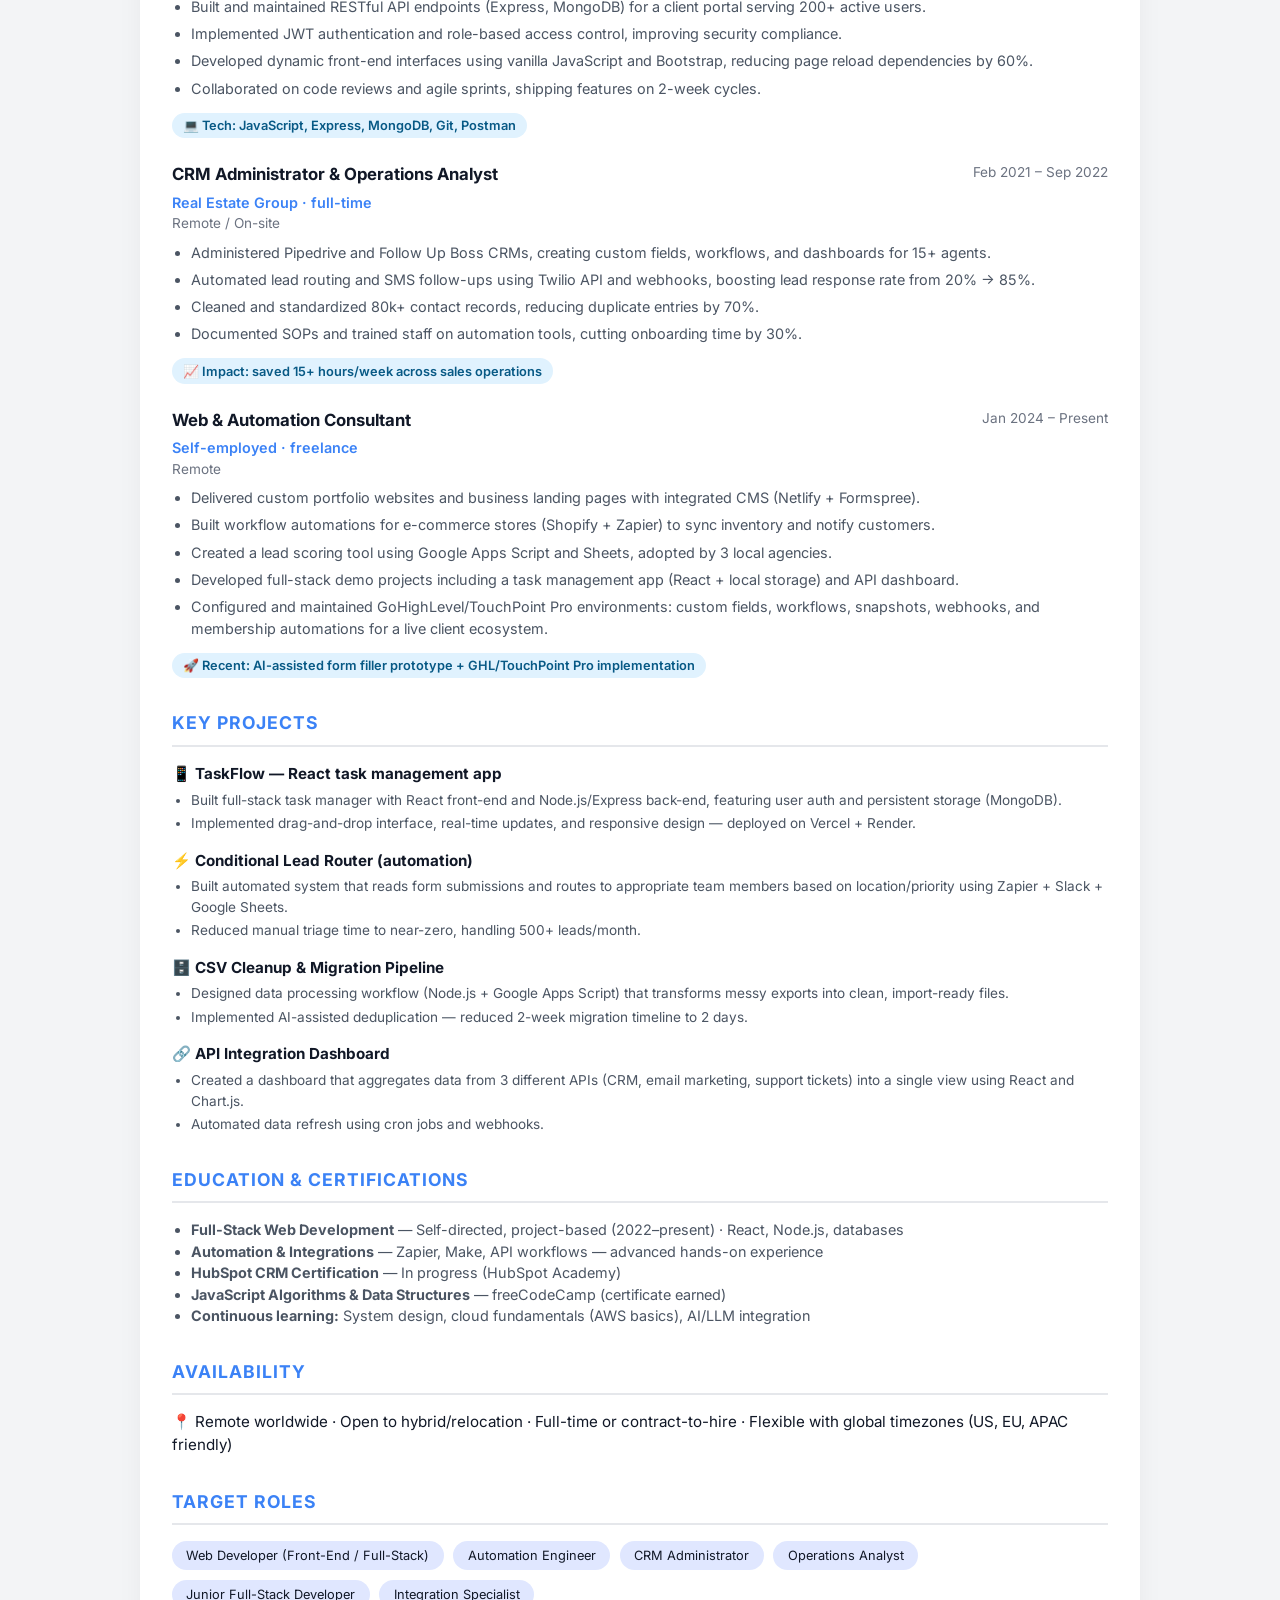
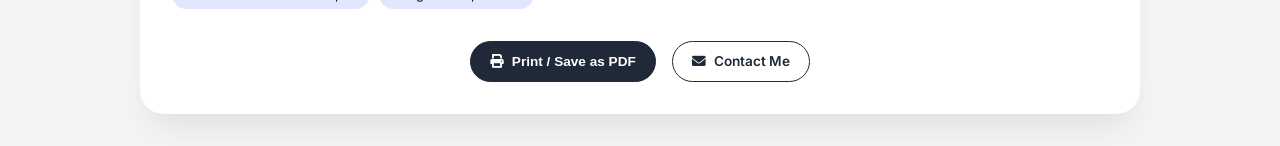
<file: resume2.html>
<!DOCTYPE html>
<html lang="en">
<head>
  <meta charset="UTF-8">
  <meta name="viewport" content="width=device-width, initial-scale=1.0">
  <meta name="description" content="Hansel Davis - Resume. Web Developer & Automation Specialist. Full-stack development, workflow automation, CRM integration, and process engineering.">
  <title>Hansel Davis · Web Developer & Automation Engineer · Resume</title>
  <link href="https://fonts.googleapis.com/css2?family=Inter:opsz,wght@14..32,300;14..32,400;14..32,600;14..32,700;14..32,800&display=swap" rel="stylesheet">
  <link rel="stylesheet" href="https://cdnjs.cloudflare.com/ajax/libs/font-awesome/6.0.0-beta3/css/all.min.css">
  <link rel="icon" type="image/png" href="https://emojicdn.elk.sh/📄?style=twemoji">
  <style>
    * {
      margin: 0;
      padding: 0;
      box-sizing: border-box;
    }

    body {
      font-family: 'Inter', sans-serif;
      background-color: #f3f4f6;
      color: #111827;
      line-height: 1.5;
      padding: 2rem;
    }

    /* Navigation Bar */
    .nav-bar {
      max-width: 1000px;
      margin: 0 auto 1.5rem auto;
      display: flex;
      justify-content: space-between;
      align-items: center;
      flex-wrap: wrap;
      gap: 1rem;
      padding: 0.75rem 1.5rem;
      background: white;
      border-radius: 60px;
      border: 1px solid #eef2f6;
    }

    .nav-logo {
      font-weight: 700;
      font-size: 1.2rem;
      background: linear-gradient(135deg, #1f2937, #3b82f6);
      background-clip: text;
      -webkit-background-clip: text;
      color: transparent;
      text-decoration: none;
    }

    .nav-links {
      display: flex;
      gap: 1.5rem;
    }

    .nav-links a {
      text-decoration: none;
      color: #4b5563;
      font-size: 0.9rem;
      transition: color 0.2s;
      display: inline-flex;
      align-items: center;
      gap: 0.4rem;
    }

    .nav-links a:hover {
      color: #3b82f6;
    }

    .resume-container {
      max-width: 1000px;
      margin: 0 auto;
      background: white;
      border-radius: 24px;
      box-shadow: 0 20px 35px -12px rgba(0, 0, 0, 0.1);
      overflow: hidden;
    }

    /* Header Section */
    .resume-header {
      background: #1f2937;
      color: white;
      padding: 2.5rem 2rem;
      text-align: center;
    }

    .resume-header h1 {
      font-size: 2.5rem;
      margin-bottom: 0.5rem;
      letter-spacing: -0.02em;
    }

    .resume-header .title {
      font-size: 1.1rem;
      color: #9ca3af;
      margin-bottom: 1rem;
    }

    .contact-bar {
      display: flex;
      justify-content: center;
      gap: 1.5rem;
      flex-wrap: wrap;
      margin-top: 1rem;
    }

    .contact-bar a, .contact-bar span {
      color: #d1d5db;
      text-decoration: none;
      font-size: 0.85rem;
      display: inline-flex;
      align-items: center;
      gap: 0.5rem;
      transition: color 0.2s;
    }

    .contact-bar a:hover {
      color: white;
    }

    /* Main Content */
    .resume-body {
      padding: 2rem;
    }

    /* Sections */
    .section {
      margin-bottom: 2rem;
    }

    .section-title {
      font-size: 1.1rem;
      font-weight: 700;
      text-transform: uppercase;
      letter-spacing: 1px;
      color: #3b82f6;
      border-bottom: 2px solid #e5e7eb;
      padding-bottom: 0.5rem;
      margin-bottom: 1rem;
    }

    /* Experience Items */
    .experience-item {
      margin-bottom: 1.5rem;
    }

    .experience-header {
      display: flex;
      justify-content: space-between;
      flex-wrap: wrap;
      margin-bottom: 0.25rem;
    }

    .experience-title {
      font-weight: 700;
      font-size: 1.05rem;
    }

    .experience-company {
      color: #3b82f6;
      font-weight: 600;
      font-size: 0.9rem;
    }

    .experience-date {
      color: #6b7280;
      font-size: 0.85rem;
    }

    .experience-location {
      color: #6b7280;
      font-size: 0.85rem;
      margin-bottom: 0.5rem;
    }

    .experience-item ul {
      margin-left: 1.2rem;
      color: #4b5563;
    }

    .experience-item li {
      margin-bottom: 0.35rem;
      font-size: 0.9rem;
    }

    .result-badge {
      font-size: 0.8rem;
      font-weight: 600;
      color: #075985;
      background: #e0f2fe;
      display: inline-block;
      padding: 0.2rem 0.7rem;
      border-radius: 20px;
      margin-top: 0.5rem;
    }

    /* Skills Grid */
    .skills-grid {
      display: grid;
      grid-template-columns: repeat(auto-fit, minmax(220px, 1fr));
      gap: 1rem;
    }

    .skill-category h3 {
      font-size: 0.9rem;
      font-weight: 700;
      margin-bottom: 0.5rem;
      color: #1f2937;
    }

    .skill-category p {
      font-size: 0.85rem;
      color: #4b5563;
      line-height: 1.4;
    }

    /* Two-column layout */
    .two-column {
      display: grid;
      grid-template-columns: 1fr 1fr;
      gap: 2rem;
    }

    /* Project items */
    .project-item {
      margin-bottom: 1rem;
    }

    .project-title {
      font-weight: 700;
      font-size: 0.95rem;
      margin-bottom: 0.25rem;
    }

    .project-item ul {
      margin-left: 1.2rem;
      color: #4b5563;
    }

    .project-item li {
      font-size: 0.85rem;
      margin-bottom: 0.2rem;
    }

    /* Action Buttons */
    .action-buttons {
      display: flex;
      justify-content: center;
      gap: 1rem;
      margin-top: 1.5rem;
      flex-wrap: wrap;
    }

    .btn {
      display: inline-flex;
      align-items: center;
      gap: 0.5rem;
      padding: 0.6rem 1.2rem;
      border-radius: 40px;
      font-size: 0.85rem;
      font-weight: 600;
      text-decoration: none;
      transition: all 0.2s ease;
      cursor: pointer;
      border: none;
      background: none;
    }

    .btn-primary {
      background: #1f2937;
      color: white;
      border: 1px solid #1f2937;
    }

    .btn-primary:hover {
      background: #374151;
      transform: translateY(-2px);
    }

    .btn-outline {
      background: transparent;
      color: #1f2937;
      border: 1px solid #1f2937;
    }

    .btn-outline:hover {
      background: #1f2937;
      color: white;
      transform: translateY(-2px);
    }

    /* Print Styles */
    @media print {
      body {
        background: white;
        padding: 0;
        margin: 0;
      }
      .nav-bar {
        display: none;
      }
      .action-buttons {
        display: none;
      }
      .resume-container {
        box-shadow: none;
        border-radius: 0;
        max-width: 100%;
      }
      .resume-header {
        background: #1f2937;
        -webkit-print-color-adjust: exact;
        print-color-adjust: exact;
      }
      .contact-bar a {
        color: #d1d5db;
        text-decoration: none;
      }
      .section-title {
        -webkit-print-color-adjust: exact;
        print-color-adjust: exact;
      }
    }

    @media (max-width: 768px) {
      body {
        padding: 1rem;
      }
      .two-column {
        grid-template-columns: 1fr;
        gap: 0;
      }
      .contact-bar {
        gap: 0.75rem;
      }
      .resume-header {
        padding: 1.5rem;
      }
      .resume-header h1 {
        font-size: 1.8rem;
      }
      .resume-body {
        padding: 1.2rem;
      }
    }
  </style>
</head>
<body>

<!-- Navigation Bar -->
<div class="nav-bar">
  <a href="index.html" class="nav-logo">Hansel.dev</a>
  <div class="nav-links">
    <a href="index.html"><i class="fas fa-home"></i> Home</a>
    <a href="index.html#experience"><i class="fas fa-briefcase"></i> Experience</a>
    <a href="index.html#skills"><i class="fas fa-code"></i> Skills</a>
    <a href="index.html#contact"><i class="fas fa-envelope"></i> Contact</a>
  </div>
</div>

<div class="resume-container">
  <!-- Header -->
  <div class="resume-header">
    <h1>Hansel Davis</h1>
    <div class="title">Web Developer & Automation Engineer</div>
    <div class="contact-bar">
      <span><i class="fas fa-map-marker-alt"></i> Remote / Global</span>
      <a href="mailto:hansel.davis62@gmail.com"><i class="fas fa-envelope"></i> hansel.davis62@gmail.com</a>
      <a href="https://linkedin.com/in/hanseldavis"><i class="fab fa-linkedin"></i> linkedin.com/in/hanseldavis</a>
      <a href="https://github.com/hanseldev"><i class="fab fa-github"></i> github.com/hanseldev</a>
    </div>
  </div>

  <!-- Body -->
  <div class="resume-body">

    <!-- Professional Summary (Updated: Web Dev + Automation) -->
    <div class="section">
      <div class="section-title">Professional Summary</div>
      <p style="font-size: 0.95rem; line-height: 1.6;">Full-stack developer and automation engineer with 4+ years of hands-on experience building web applications and eliminating manual workflows. Skilled in modern JavaScript, React, Node.js, API integration, CRM administration, and low-code automation (Zapier, Make). Self-taught, product-minded, and obsessed with process efficiency. Seeking a full-time role where I can build tools, automate operations, and help teams scale.</p>
    </div>

    <!-- Two Column Layout for Skills + Core Competencies -->
    <div class="two-column">
      <!-- Left Column -->
      <div>
        <!-- Technical Skills (expanded: dev + automation) -->
        <div class="section">
          <div class="section-title">Technical Skills</div>
          <div class="skills-grid" style="grid-template-columns: 1fr;">
            <div class="skill-category">
              <h3>💻 Front-End Development</h3>
              <p>HTML5, CSS3, JavaScript (ES6+) · React (hooks, context) · Tailwind CSS, Bootstrap · Responsive design · Fetch API / Axios</p>
            </div>
            <div class="skill-category">
              <h3>⚙️ Back-End & APIs</h3>
              <p>Node.js / Express · REST API design & integration · PostgreSQL / MongoDB basics · JWT, OAuth · Webhooks · Postman</p>
            </div>
            <div class="skill-category">
              <h3>⚡ Automation & Integration</h3>
              <p>GoHighLevel / TouchPoint Pro · Zapier, Make (Integromat), n8n · CRM workflow design · REST API integration · OpenAI API / LLM automations</p>
            </div>
            <div class="skill-category">
              <h3>📊 Data & Operations</h3>
              <p>Data migration & deduplication · CSV processing · Process mapping · Git / GitHub · QA testing</p>
            </div>
          </div>
        </div>
      </div>

      <!-- Right Column -->
      <div>
        <!-- Core Competencies (expanded) -->
        <div class="section">
          <div class="section-title">Core Competencies</div>
          <ul style="margin-left: 1.2rem; color: #4b5563; font-size: 0.9rem;">
            <li>Full-Stack Web Development</li>
            <li>Workflow Automation & Optimization</li>
            <li>CRM Administration & Integration</li>
            <li>REST API Design & Consumption</li>
            <li>Data Migration & Quality Assurance</li>
            <li>Process Analysis & Documentation</li>
            <li>Technical Troubleshooting</li>
            <li>AI-Assisted Automation (OpenAI)</li>
          </ul>
        </div>
        <!-- Quick stats -->
        <div style="background: #f3f6fc; border-radius: 20px; padding: 1rem; margin-top: 0.5rem;">
          <p style="font-size: 0.85rem; font-weight: 600; margin-bottom: 0.5rem;">📈 Impact highlights:</p>
          <ul style="margin-left: 1.2rem; font-size: 0.8rem; color: #2c3e66;">
            <li>✅ 12+ web projects built & deployed</li>
            <li>✅ 30+ workflows automated</li>
            <li>✅ 80k+ records cleaned/migrated</li>
            <li>✅ 15+ hours/week saved through automation</li>
          </ul>
        </div>
      </div>
    </div>

    <!-- Work Experience (added more roles & years: Web Dev, Automation Engineer, Systems Coordinator, CRM Admin) -->
    <div class="section">
      <div class="section-title">Work Experience</div>

      <!-- Role 1: Front-End Developer (2024-2025) -->
      <div class="experience-item">
        <div class="experience-header">
          <span class="experience-title">Front-End Developer</span>
          <span class="experience-date">Jan 2024 – Present</span>
        </div>
        <div class="experience-company">Creative Digital Agency · freelance contract</div>
        <div class="experience-location">Remote</div>
        <ul>
          <li>Developed responsive landing pages and interactive components using React, Tailwind CSS, and modern JS, improving load speed by 32%.</li>
          <li>Built reusable component libraries and optimized cross-browser compatibility for 5+ client projects, reducing revision cycles by 40%.</li>
          <li>Integrated front-end with REST APIs and implemented dynamic data fetching (Axios, React Query).</li>
        </ul>
        <div class="result-badge">📊 Stack: React, Tailwind, Git, Figma integration</div>
      </div>

      <!-- Role 2: Automation & Systems Engineer (2023-2024) -->
      <div class="experience-item">
        <div class="experience-header">
          <span class="experience-title">Automation & Systems Engineer</span>
          <span class="experience-date">Jun 2023 – Dec 2024</span>
        </div>
        <div class="experience-company">PropTech startup · contract</div>
        <div class="experience-location">Remote</div>
        <ul>
          <li>Designed end-to-end automation pipelines connecting HubSpot CRM, Slack, and internal databases, reducing manual data entry by 22+ hours/week.</li>
          <li>Built custom webhook integrations using Node.js and Express to sync real estate transaction data across 3 platforms.</li>
          <li>Led CRM migration project (50k+ records) with data deduplication and validation, achieving 99.8% data accuracy.</li>
          <li>Created internal dashboard (React + Chart.js) to visualize workflow performance for leadership.</li>
        </ul>
        <div class="result-badge">⚙️ Tools: Node.js, HubSpot API, Zapier, Make, PostgreSQL</div>
      </div>

      <!-- Role 3: Junior Full-Stack Developer (2022-2023) -->
      <div class="experience-item">
        <div class="experience-header">
          <span class="experience-title">Junior Full-Stack Developer</span>
          <span class="experience-date">Oct 2022 – May 2023</span>
        </div>
        <div class="experience-company">TechSMB · internship → part-time</div>
        <div class="experience-location">Remote</div>
        <ul>
          <li>Built and maintained RESTful API endpoints (Express, MongoDB) for a client portal serving 200+ active users.</li>
          <li>Implemented JWT authentication and role-based access control, improving security compliance.</li>
          <li>Developed dynamic front-end interfaces using vanilla JavaScript and Bootstrap, reducing page reload dependencies by 60%.</li>
          <li>Collaborated on code reviews and agile sprints, shipping features on 2-week cycles.</li>
        </ul>
        <div class="result-badge">💻 Tech: JavaScript, Express, MongoDB, Git, Postman</div>
      </div>

      <!-- Role 4: CRM Administrator & Operations Analyst (2021-2022) -->
      <div class="experience-item">
        <div class="experience-header">
          <span class="experience-title">CRM Administrator & Operations Analyst</span>
          <span class="experience-date">Feb 2021 – Sep 2022</span>
        </div>
        <div class="experience-company">Real Estate Group · full-time</div>
        <div class="experience-location">Remote / On-site</div>
        <ul>
          <li>Administered Pipedrive and Follow Up Boss CRMs, creating custom fields, workflows, and dashboards for 15+ agents.</li>
          <li>Automated lead routing and SMS follow-ups using Twilio API and webhooks, boosting lead response rate from 20% → 85%.</li>
          <li>Cleaned and standardized 80k+ contact records, reducing duplicate entries by 70%.</li>
          <li>Documented SOPs and trained staff on automation tools, cutting onboarding time by 30%.</li>
        </ul>
        <div class="result-badge">📈 Impact: saved 15+ hours/week across sales operations</div>
      </div>

      <!-- Role 5: Independent Web & Automation Consultant (2024–present) -->
      <div class="experience-item">
        <div class="experience-header">
          <span class="experience-title">Web & Automation Consultant</span>
          <span class="experience-date">Jan 2024 – Present</span>
        </div>
        <div class="experience-company">Self-employed · freelance</div>
        <div class="experience-location">Remote</div>
        <ul>
          <li>Delivered custom portfolio websites and business landing pages with integrated CMS (Netlify + Formspree).</li>
          <li>Built workflow automations for e-commerce stores (Shopify + Zapier) to sync inventory and notify customers.</li>
          <li>Created a lead scoring tool using Google Apps Script and Sheets, adopted by 3 local agencies.</li>
          <li>Developed full-stack demo projects including a task management app (React + local storage) and API dashboard.</li>
          <li>Configured and maintained GoHighLevel/TouchPoint Pro environments: custom fields, workflows, snapshots, webhooks, and membership automations for a live client ecosystem.</li>
        </ul>
        <div class="result-badge">🚀 Recent: AI-assisted form filler prototype + GHL/TouchPoint Pro implementation</div>
      </div>
    </div>

    <!-- Key Projects (updated with dev + automation) -->
    <div class="section">
      <div class="section-title">Key Projects</div>

      <div class="project-item">
        <div class="project-title">📱 TaskFlow — React task management app</div>
        <ul>
          <li>Built full-stack task manager with React front-end and Node.js/Express back-end, featuring user auth and persistent storage (MongoDB).</li>
          <li>Implemented drag-and-drop interface, real-time updates, and responsive design — deployed on Vercel + Render.</li>
        </ul>
      </div>

      <div class="project-item">
        <div class="project-title">⚡ Conditional Lead Router (automation)</div>
        <ul>
          <li>Built automated system that reads form submissions and routes to appropriate team members based on location/priority using Zapier + Slack + Google Sheets.</li>
          <li>Reduced manual triage time to near-zero, handling 500+ leads/month.</li>
        </ul>
      </div>

      <div class="project-item">
        <div class="project-title">🗄️ CSV Cleanup & Migration Pipeline</div>
        <ul>
          <li>Designed data processing workflow (Node.js + Google Apps Script) that transforms messy exports into clean, import-ready files.</li>
          <li>Implemented AI-assisted deduplication — reduced 2-week migration timeline to 2 days.</li>
        </ul>
      </div>

      <div class="project-item">
        <div class="project-title">🔗 API Integration Dashboard</div>
        <ul>
          <li>Created a dashboard that aggregates data from 3 different APIs (CRM, email marketing, support tickets) into a single view using React and Chart.js.</li>
          <li>Automated data refresh using cron jobs and webhooks.</li>
        </ul>
      </div>
    </div>

    <!-- Education & Certifications (updated) -->
    <div class="section">
      <div class="section-title">Education & Certifications</div>
      <ul style="margin-left: 1.2rem; color: #4b5563; font-size: 0.9rem;">
        <li><strong>Full-Stack Web Development</strong> — Self-directed, project-based (2022–present) · React, Node.js, databases</li>
        <li><strong>Automation & Integrations</strong> — Zapier, Make, API workflows — advanced hands-on experience</li>
        <li><strong>HubSpot CRM Certification</strong> — In progress (HubSpot Academy)</li>
        <li><strong>JavaScript Algorithms & Data Structures</strong> — freeCodeCamp (certificate earned)</li>
        <li><strong>Continuous learning:</strong> System design, cloud fundamentals (AWS basics), AI/LLM integration</li>
      </ul>
    </div>

    <!-- Availability -->
    <div class="section">
      <div class="section-title">Availability</div>
      <p style="font-size: 0.95rem;">📍 Remote worldwide · Open to hybrid/relocation · Full-time or contract-to-hire · Flexible with global timezones (US, EU, APAC friendly)</p>
    </div>

    <!-- Roles I'm targeting (new section) -->
    <div class="section">
      <div class="section-title">Target Roles</div>
      <div style="display: flex; flex-wrap: wrap; gap: 0.6rem;">
        <span style="background: #e0e7ff; padding: 0.3rem 0.9rem; border-radius: 30px; font-size: 0.8rem;">Web Developer (Front-End / Full-Stack)</span>
        <span style="background: #e0e7ff; padding: 0.3rem 0.9rem; border-radius: 30px; font-size: 0.8rem;">Automation Engineer</span>
        <span style="background: #e0e7ff; padding: 0.3rem 0.9rem; border-radius: 30px; font-size: 0.8rem;">CRM Administrator</span>
        <span style="background: #e0e7ff; padding: 0.3rem 0.9rem; border-radius: 30px; font-size: 0.8rem;">Operations Analyst</span>
        <span style="background: #e0e7ff; padding: 0.3rem 0.9rem; border-radius: 30px; font-size: 0.8rem;">Junior Full-Stack Developer</span>
        <span style="background: #e0e7ff; padding: 0.3rem 0.9rem; border-radius: 30px; font-size: 0.8rem;">Integration Specialist</span>
      </div>
    </div>

    <!-- Action Buttons -->
    <div class="action-buttons">
      <button onclick="window.print()" class="btn btn-primary"><i class="fas fa-print"></i> Print / Save as PDF</button>
      <a href="index.html#contact" class="btn btn-outline"><i class="fas fa-envelope"></i> Contact Me</a>
    </div>

  </div>
</div>

<script>
  // Smooth scroll for any anchor links
  document.querySelectorAll('a[href^="#"]').forEach(anchor => {
    anchor.addEventListener('click', function (e) {
      e.preventDefault();
      const target = document.querySelector(this.getAttribute('href'));
      if (target) {
        target.scrollIntoView({
          behavior: 'smooth',
          block: 'start'
        });
      }
    });
  });

  console.log('Resume updated: Web Developer & Automation Specialist — expanded roles and years');
</script>

</body>
</html>
</file>
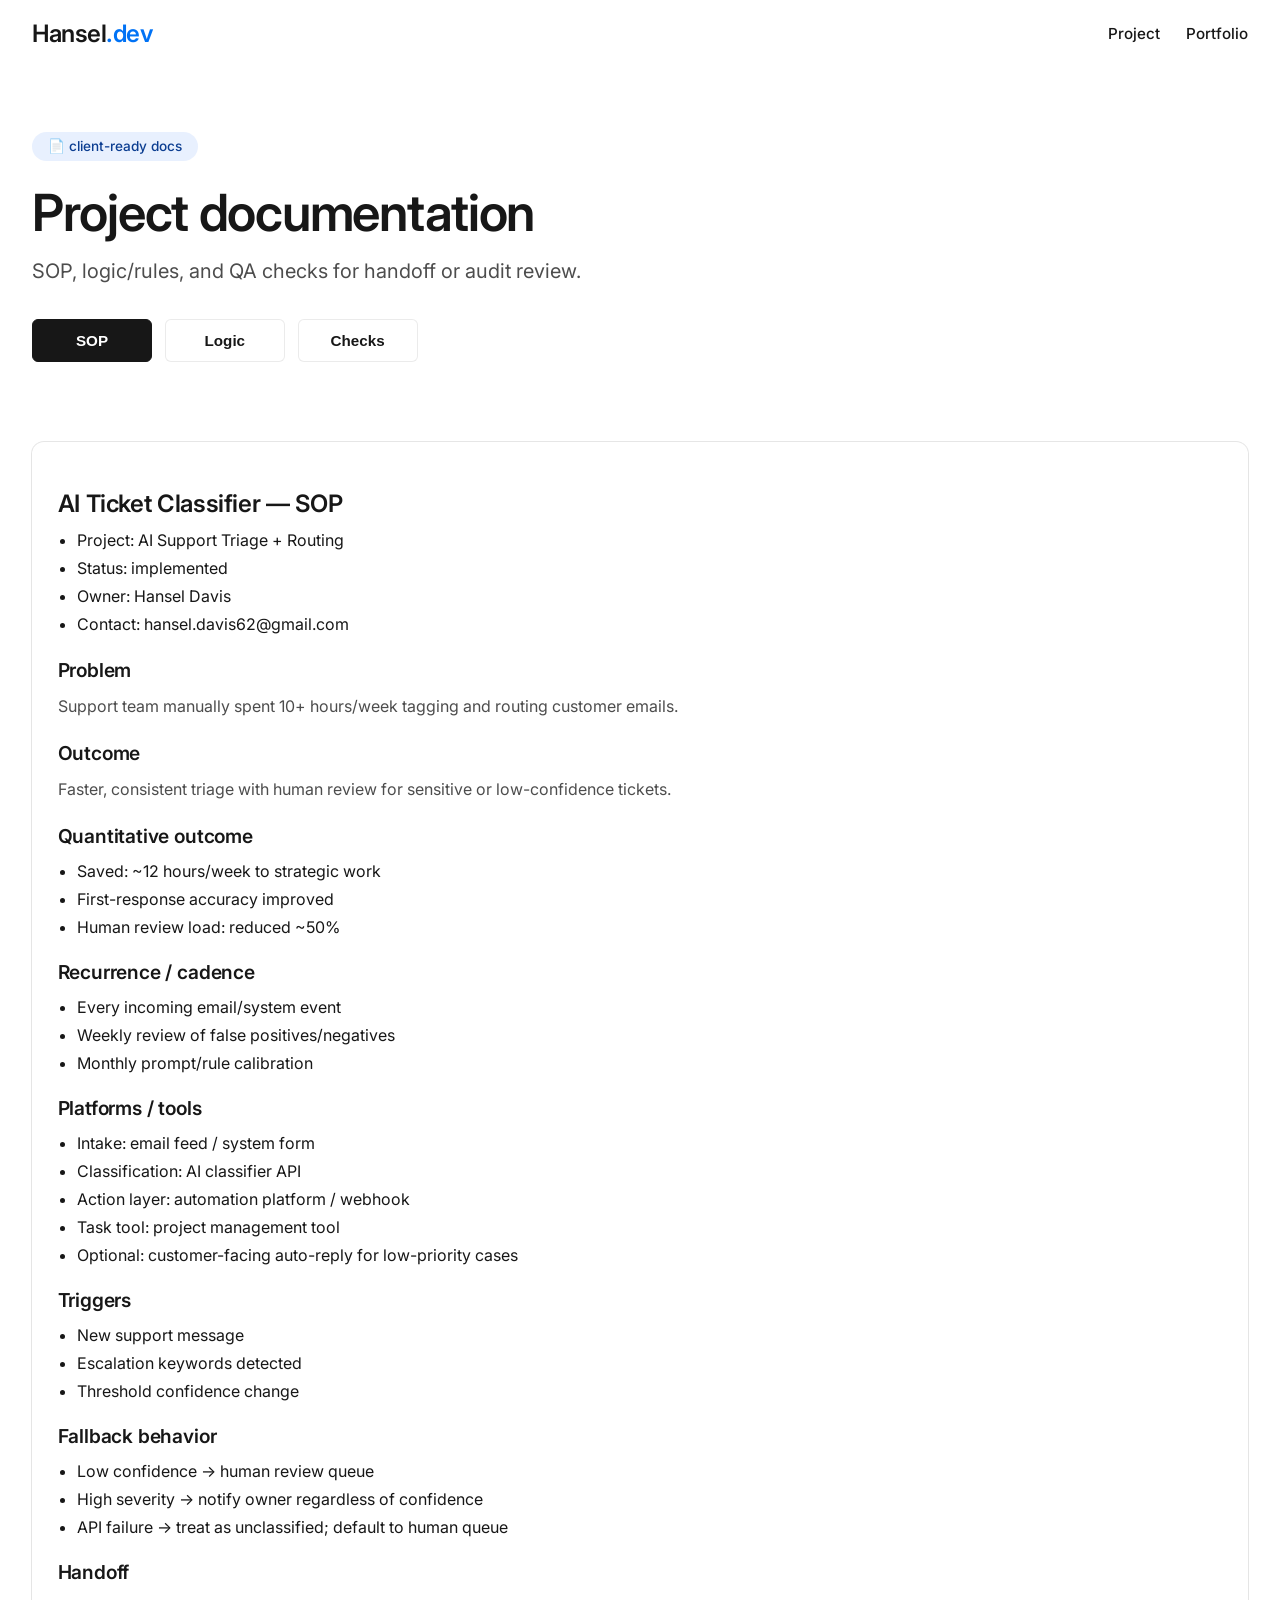
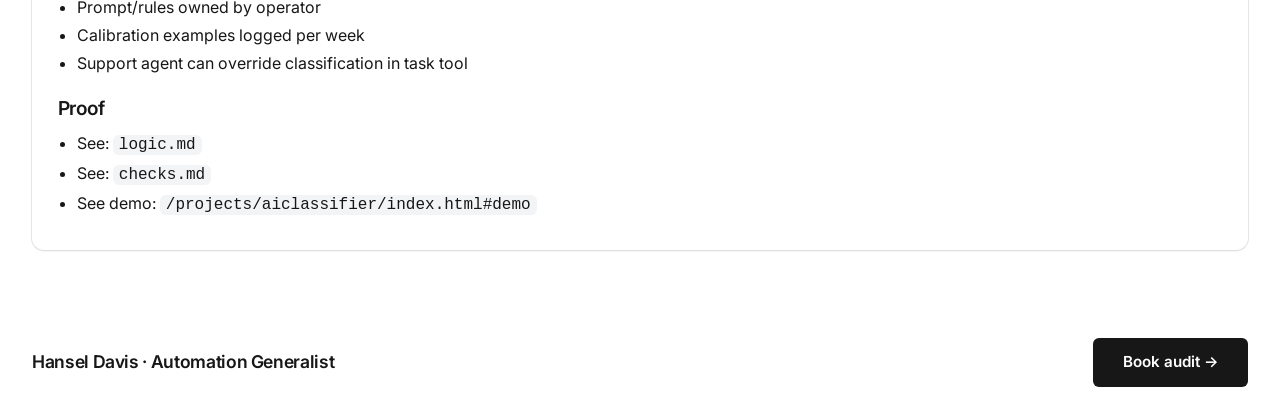
<file: projects/aiclassifier/docs.html>
<!DOCTYPE html>
<html lang="en">
  <head>
    <meta charset="UTF-8" />
    <meta name="viewport" content="width=device-width, initial-scale=1.0" />
    <title>Docs · AI Ticket Classifier · Hansel Davis</title>
    <link rel="stylesheet" href="../../style.css" />
  </head>
  <body>
    <header>
      <div class="container">
        <div class="nav-flex">
          <div class="logo">Hansel<span style="color: #0072f5">.dev</span></div>
          <div class="nav-links">
            <a href="../aiclassifier/index.html">Project</a>
            <a href="../../index.html">Portfolio</a>
          </div>
        </div>
      </div>
    </header>

    <main>
      <section class="hero">
        <div class="container">
          <span class="hero-badge">📄 client-ready docs</span>
          <h1>Project documentation</h1>
          <p class="hero-sub">SOP, logic/rules, and QA checks for handoff or audit review.</p>
          <nav class="tabs" style="margin-top:1rem; display:flex; gap:.8rem; flex-wrap:wrap">
            <button class="btn tab-btn active" data-tab="sop">SOP</button>
            <button class="btn btn-outline tab-btn" data-tab="logic">Logic</button>
            <button class="btn btn-outline tab-btn" data-tab="checks">Checks</button>
          </nav>
        </div>
      </section>

      <section class="py-4">
        <div class="container">
          <div class="card doc-panel" id="doc-panel">
            <div id="doc-content">
              <div id="tab-sop" class="tab-panel"><div class="doc-body"><h2>AI Ticket Classifier — SOP</h2><ul><li>Project: AI Support Triage + Routing</li><li>Status: implemented</li><li>Owner: Hansel Davis</li><li>Contact: hansel.davis62@gmail.com</li></ul><h3>Problem</h3><p>Support team manually spent 10+ hours/week tagging and routing customer emails.</p><h3>Outcome</h3><p>Faster, consistent triage with human review for sensitive or low-confidence tickets.</p><h3>Quantitative outcome</h3><ul><li>Saved: ~12 hours/week to strategic work</li><li>First-response accuracy improved</li><li>Human review load: reduced ~50%</li></ul><h3>Recurrence / cadence</h3><ul><li>Every incoming email/system event</li><li>Weekly review of false positives/negatives</li><li>Monthly prompt/rule calibration</li></ul><h3>Platforms / tools</h3><ul><li>Intake: email feed / system form</li><li>Classification: AI classifier API</li><li>Action layer: automation platform / webhook</li><li>Task tool: project management tool</li><li>Optional: customer-facing auto-reply for low-priority cases</li></ul><h3>Triggers</h3><ul><li>New support message</li><li>Escalation keywords detected</li><li>Threshold confidence change</li></ul><h3>Fallback behavior</h3><ul><li>Low confidence → human review queue</li><li>High severity → notify owner regardless of confidence</li><li>API failure → treat as unclassified; default to human queue</li></ul><h3>Handoff</h3><ul><li>Prompt/rules owned by operator</li><li>Calibration examples logged per week</li><li>Support agent can override classification in task tool</li></ul><h3>Proof</h3><ul><li>See: <code>logic.md</code></li><li>See: <code>checks.md</code></li><li>See demo: <code>/projects/aiclassifier/index.html#demo</code></li></ul></div></div>
              <div id="tab-logic" class="tab-panel" style="display:none"><div class="doc-body"><h2>AI Ticket Classifier — Flow / Rules</h2><h3>High-level flow</h3><ol><li>Receive ticket text</li><li>Extract signals: urgency, topic, customer tier</li><li>Classify: category + priority</li><li>Create structured task in project tool</li><li>If allowed: send templated auto-reply</li><li>Log confidence + review outcome</li></ol><h3>Category map</h3><ul><li>auth, billing, incident, feature, general</li></ul><h3>Priority map</h3><ul><li>high: outage, payment failure, security signal</li><li>standard: questions, requests, low urgency</li></ul><h3>Human review conditions</h3><ul><li>Confidence below configured threshold</li><li>Sensitive keywords</li><li>Customer tier VIP</li></ul></div></div>
              <div id="tab-checks" class="tab-panel" style="display:none"><div class="doc-body"><h2>AI Ticket Classifier — Validation / QA Checklist</h2><h3>Setup</h3><ul><li class="unchecked">Categories aligned with support team taxonomy</li><li class="unchecked">Priority thresholds agreed with support lead</li><li class="unchecked">Auto-reply rules scoped to low-risk topics only</li></ul><h3>Behavior checks</h3><ul><li class="unchecked">Ticket creates task in tool</li><li class="unchecked">Owner/channel matches category</li><li class="unchecked">High-priority alert sent</li><li class="unchecked">Sensitive topic routes to human review</li></ul><h3>Accuracy checks</h3><ul><li class="unchecked">Sample week reviewed for misclassification</li><li class="unchecked">False-positive auto-reply reduced over time</li><li class="unchecked">Customer satisfaction not degraded</li></ul></div></div>
            </div>
          </div>
        </div>
      </section>
    </main>

    <footer>
      <div class="container">
        <div class="py-3" style="display:flex; justify-content:space-between; align-items:center; gap:1rem; flex-wrap:wrap">
          <span class="logo" style="font-size:1.1rem">Hansel Davis · Automation Generalist</span>
          <a href="../contact.html" class="btn">Book audit →</a>
        </div>
      </div>
    </footer>

    <script>
      [...document.querySelectorAll('.tab-btn')].forEach((btn) => btn.addEventListener('click', () => {
        const key = btn.dataset.tab;
        [...document.querySelectorAll('.tab-btn')].forEach((t) => {
          t.classList.toggle('active', t.dataset.tab === key);
          t.classList.toggle('btn-outline', t.dataset.tab !== key);
        });
        [...document.querySelectorAll('.tab-panel')].forEach((p) => p.style.display = 'none');
        document.getElementById('tab-' + key).style.display = 'block';
      }));
    </script>

    <style>
      .tabs .active { background: #171717; color: #fff; border-color: #171717; }
      .doc-body h2 { font-size: 1.5rem; font-weight: 600; letter-spacing: -0.015em; margin: 1.4rem 0 .6rem; }
      .doc-body h3 { font-size: 1.2rem; font-weight: 600; letter-spacing: -0.01em; margin: 1.2rem 0 .5rem; }
      .doc-body p { color: #4d4d4d; line-height: 1.6; margin: .6rem 0; }
      .doc-body ul, .doc-body ol { padding-left: 1.2rem; margin: .5rem 0; }
      .doc-body li { color: #171717; margin: .25rem 0; }
      .doc-body li.checked { color: #065f46; }
      .doc-body li.unchecked { color: #6b7280; }
      .doc-body code { background: #f3f4f6; padding: 1px 6px; border-radius: 6px; font-family: ui-monospace, SFMono-Regular, Menlo, Monaco, Consolas, monospace; }
      .tab-btn { min-width: 120px; justify-content: center; }
    </style>
  </body>
</html>
</file>
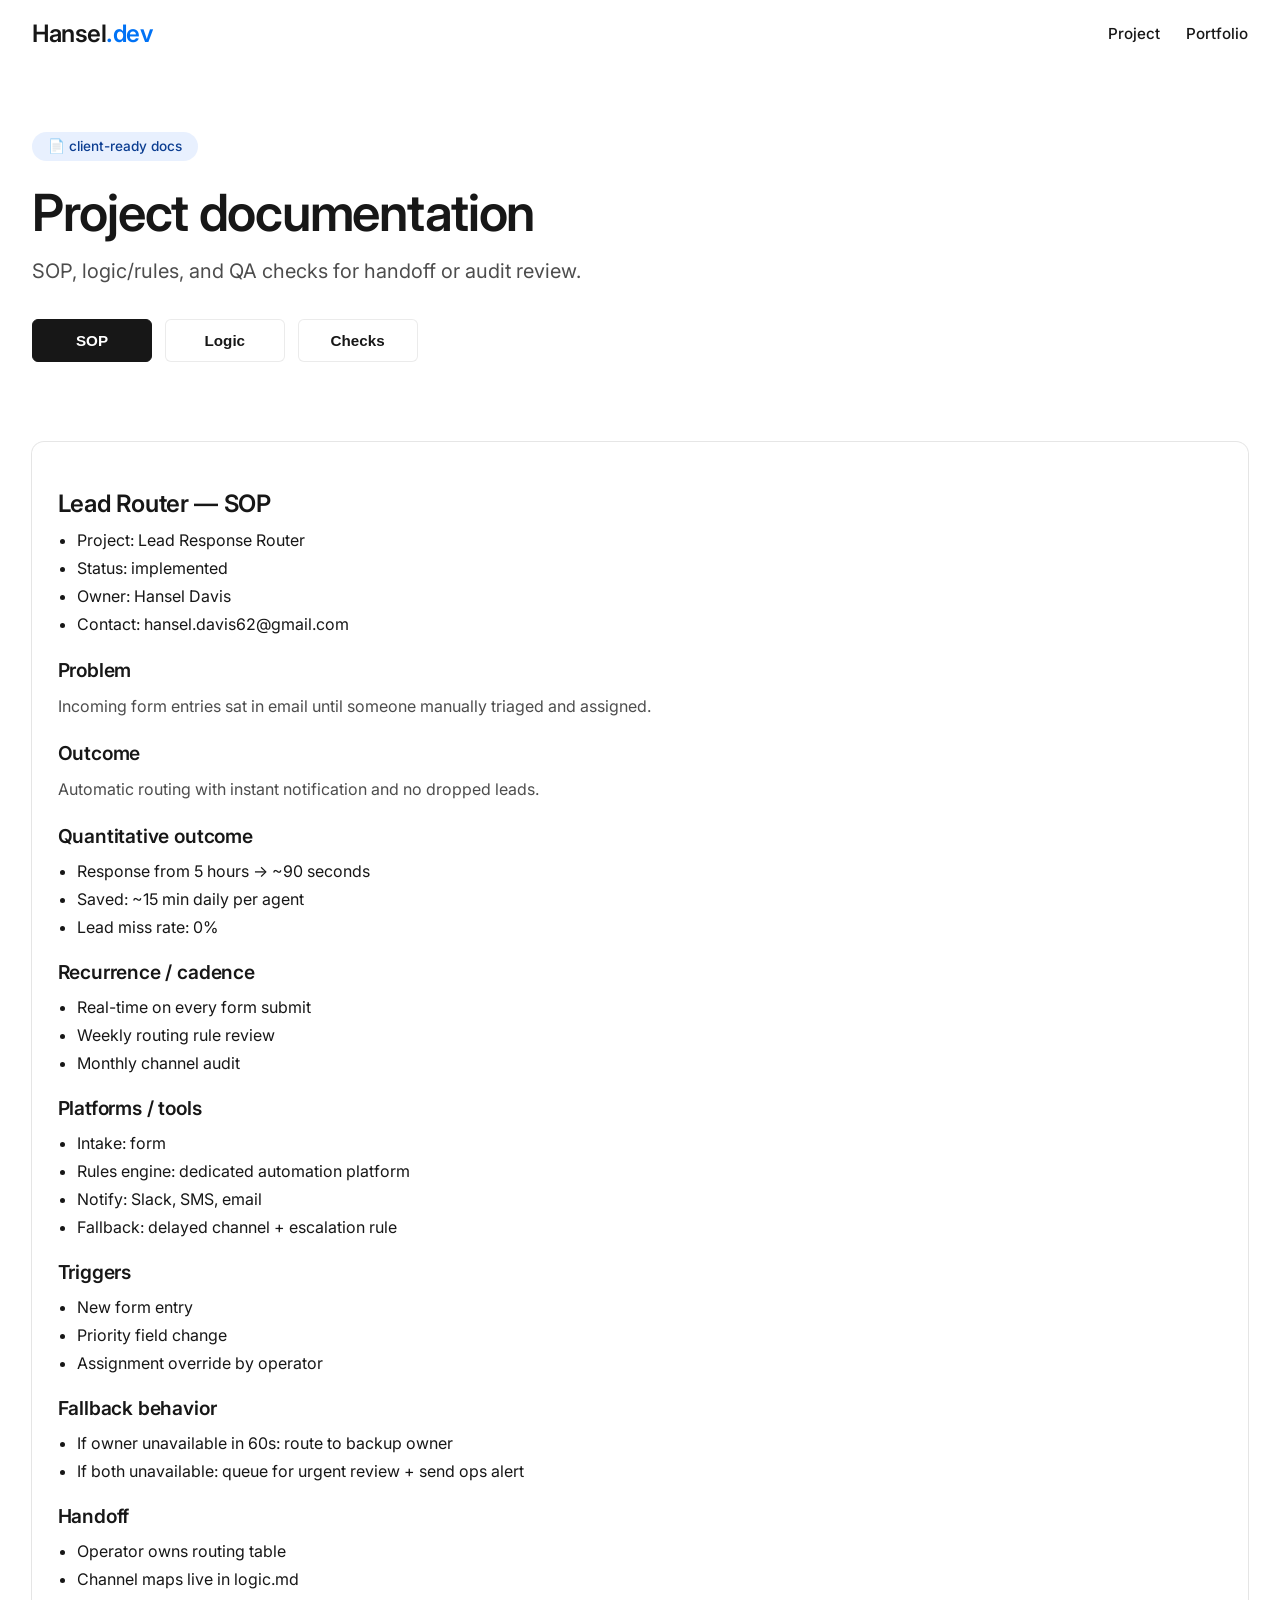
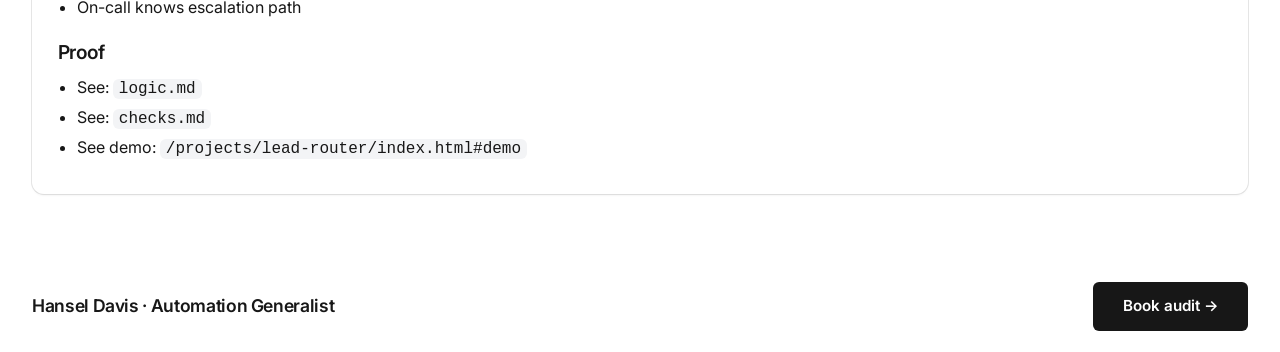
<file: projects/lead-router/docs.html>
<!DOCTYPE html>
<html lang="en">
  <head>
    <meta charset="UTF-8" />
    <meta name="viewport" content="width=device-width, initial-scale=1.0" />
    <title>Docs · Lead Router · Hansel Davis</title>
    <link rel="stylesheet" href="../../style.css" />
  </head>
  <body>
    <header>
      <div class="container">
        <div class="nav-flex">
          <div class="logo">Hansel<span style="color: #0072f5">.dev</span></div>
          <div class="nav-links">
            <a href="../lead-router/index.html">Project</a>
            <a href="../../index.html">Portfolio</a>
          </div>
        </div>
      </div>
    </header>

    <main>
      <section class="hero">
        <div class="container">
          <span class="hero-badge">📄 client-ready docs</span>
          <h1>Project documentation</h1>
          <p class="hero-sub">SOP, logic/rules, and QA checks for handoff or audit review.</p>
          <nav class="tabs" style="margin-top:1rem; display:flex; gap:.8rem; flex-wrap:wrap">
            <button class="btn tab-btn active" data-tab="sop">SOP</button>
            <button class="btn btn-outline tab-btn" data-tab="logic">Logic</button>
            <button class="btn btn-outline tab-btn" data-tab="checks">Checks</button>
          </nav>
        </div>
      </section>

      <section class="py-4">
        <div class="container">
          <div class="card doc-panel" id="doc-panel">
            <div id="doc-content">
              <div id="tab-sop" class="tab-panel"><div class="doc-body"><h2>Lead Router — SOP</h2><ul><li>Project: Lead Response Router</li><li>Status: implemented</li><li>Owner: Hansel Davis</li><li>Contact: hansel.davis62@gmail.com</li></ul><h3>Problem</h3><p>Incoming form entries sat in email until someone manually triaged and assigned.</p><h3>Outcome</h3><p>Automatic routing with instant notification and no dropped leads.</p><h3>Quantitative outcome</h3><ul><li>Response from 5 hours → ~90 seconds</li><li>Saved: ~15 min daily per agent</li><li>Lead miss rate: 0%</li></ul><h3>Recurrence / cadence</h3><ul><li>Real-time on every form submit</li><li>Weekly routing rule review</li><li>Monthly channel audit</li></ul><h3>Platforms / tools</h3><ul><li>Intake: form</li><li>Rules engine: dedicated automation platform</li><li>Notify: Slack, SMS, email</li><li>Fallback: delayed channel + escalation rule</li></ul><h3>Triggers</h3><ul><li>New form entry</li><li>Priority field change</li><li>Assignment override by operator</li></ul><h3>Fallback behavior</h3><ul><li>If owner unavailable in 60s: route to backup owner</li><li>If both unavailable: queue for urgent review + send ops alert</li></ul><h3>Handoff</h3><ul><li>Operator owns routing table</li><li>Channel maps live in logic.md</li><li>On-call knows escalation path</li></ul><h3>Proof</h3><ul><li>See: <code>logic.md</code></li><li>See: <code>checks.md</code></li><li>See demo: <code>/projects/lead-router/index.html#demo</code></li></ul></div></div>
              <div id="tab-logic" class="tab-panel" style="display:none"><div class="doc-body"><h2>Lead Router — Flow / Rules</h2><h3>High-level flow</h3><ol><li>Form submitted</li><li>Read: source, location, priority, product interest</li><li>Match owner by region/rule map</li><li>Select main channel + fallback</li><li>Send notification with lead context</li><li>Track response latency</li></ol><h3>Routing rules</h3><ul><li>Priority = high → SMS + Slack → notify within 90 seconds</li><li>Priority = standard → Slack channel → ~2 minutes</li><li>Fallback: if owner unavailable in 60s → backup owner</li><li>Final fallback: ops alert + queue</li></ul><h3>Notification format</h3><ul><li>Lead name, location, priority</li><li>Key property or budget signal</li><li>Quick reply template link</li></ul><h3>Metrics</h3><ul><li>Time to first response by lead</li><li>Notify success/failure by channel</li><li>Escalation rate</li></ul></div></div>
              <div id="tab-checks" class="tab-panel" style="display:none"><div class="doc-body"><h2>Lead Router — Validation / QA Checklist</h2><h3>Setup</h3><ul><li class="unchecked">Routing map documented per region</li><li class="unchecked">Backup owner defined per route</li><li class="unchecked">Notification templates reviewed</li><li class="unchecked">Escalation path documented</li></ul><h3>Behavior checks</h3><ul><li class="unchecked">New lead routes instantly</li><li class="unchecked">High-priority uses expected channel</li><li class="unchecked">Standard route respects business hours if configured</li><li class="unchecked">Fallback/retry counts visible in logs</li></ul><h3>Reporting checks</h3><ul><li class="unchecked">Weekly lead count matches CRM intake</li><li class="unchecked">Response percentile matches notification latency</li><li class="unchecked">Escalation log reviewed for false alerts</li></ul></div></div>
            </div>
          </div>
        </div>
      </section>
    </main>

    <footer>
      <div class="container">
        <div class="py-3" style="display:flex; justify-content:space-between; align-items:center; gap:1rem; flex-wrap:wrap">
          <span class="logo" style="font-size:1.1rem">Hansel Davis · Automation Generalist</span>
          <a href="../contact.html" class="btn">Book audit →</a>
        </div>
      </div>
    </footer>

    <script>
      [...document.querySelectorAll('.tab-btn')].forEach((btn) => btn.addEventListener('click', () => {
        const key = btn.dataset.tab;
        [...document.querySelectorAll('.tab-btn')].forEach((t) => {
          t.classList.toggle('active', t.dataset.tab === key);
          t.classList.toggle('btn-outline', t.dataset.tab !== key);
        });
        [...document.querySelectorAll('.tab-panel')].forEach((p) => p.style.display = 'none');
        document.getElementById('tab-' + key).style.display = 'block';
      }));
    </script>

    <style>
      .tabs .active { background: #171717; color: #fff; border-color: #171717; }
      .doc-body h2 { font-size: 1.5rem; font-weight: 600; letter-spacing: -0.015em; margin: 1.4rem 0 .6rem; }
      .doc-body h3 { font-size: 1.2rem; font-weight: 600; letter-spacing: -0.01em; margin: 1.2rem 0 .5rem; }
      .doc-body p { color: #4d4d4d; line-height: 1.6; margin: .6rem 0; }
      .doc-body ul, .doc-body ol { padding-left: 1.2rem; margin: .5rem 0; }
      .doc-body li { color: #171717; margin: .25rem 0; }
      .doc-body li.checked { color: #065f46; }
      .doc-body li.unchecked { color: #6b7280; }
      .doc-body code { background: #f3f4f6; padding: 1px 6px; border-radius: 6px; font-family: ui-monospace, SFMono-Regular, Menlo, Monaco, Consolas, monospace; }
      .tab-btn { min-width: 120px; justify-content: center; }
    </style>
  </body>
</html>
</file>
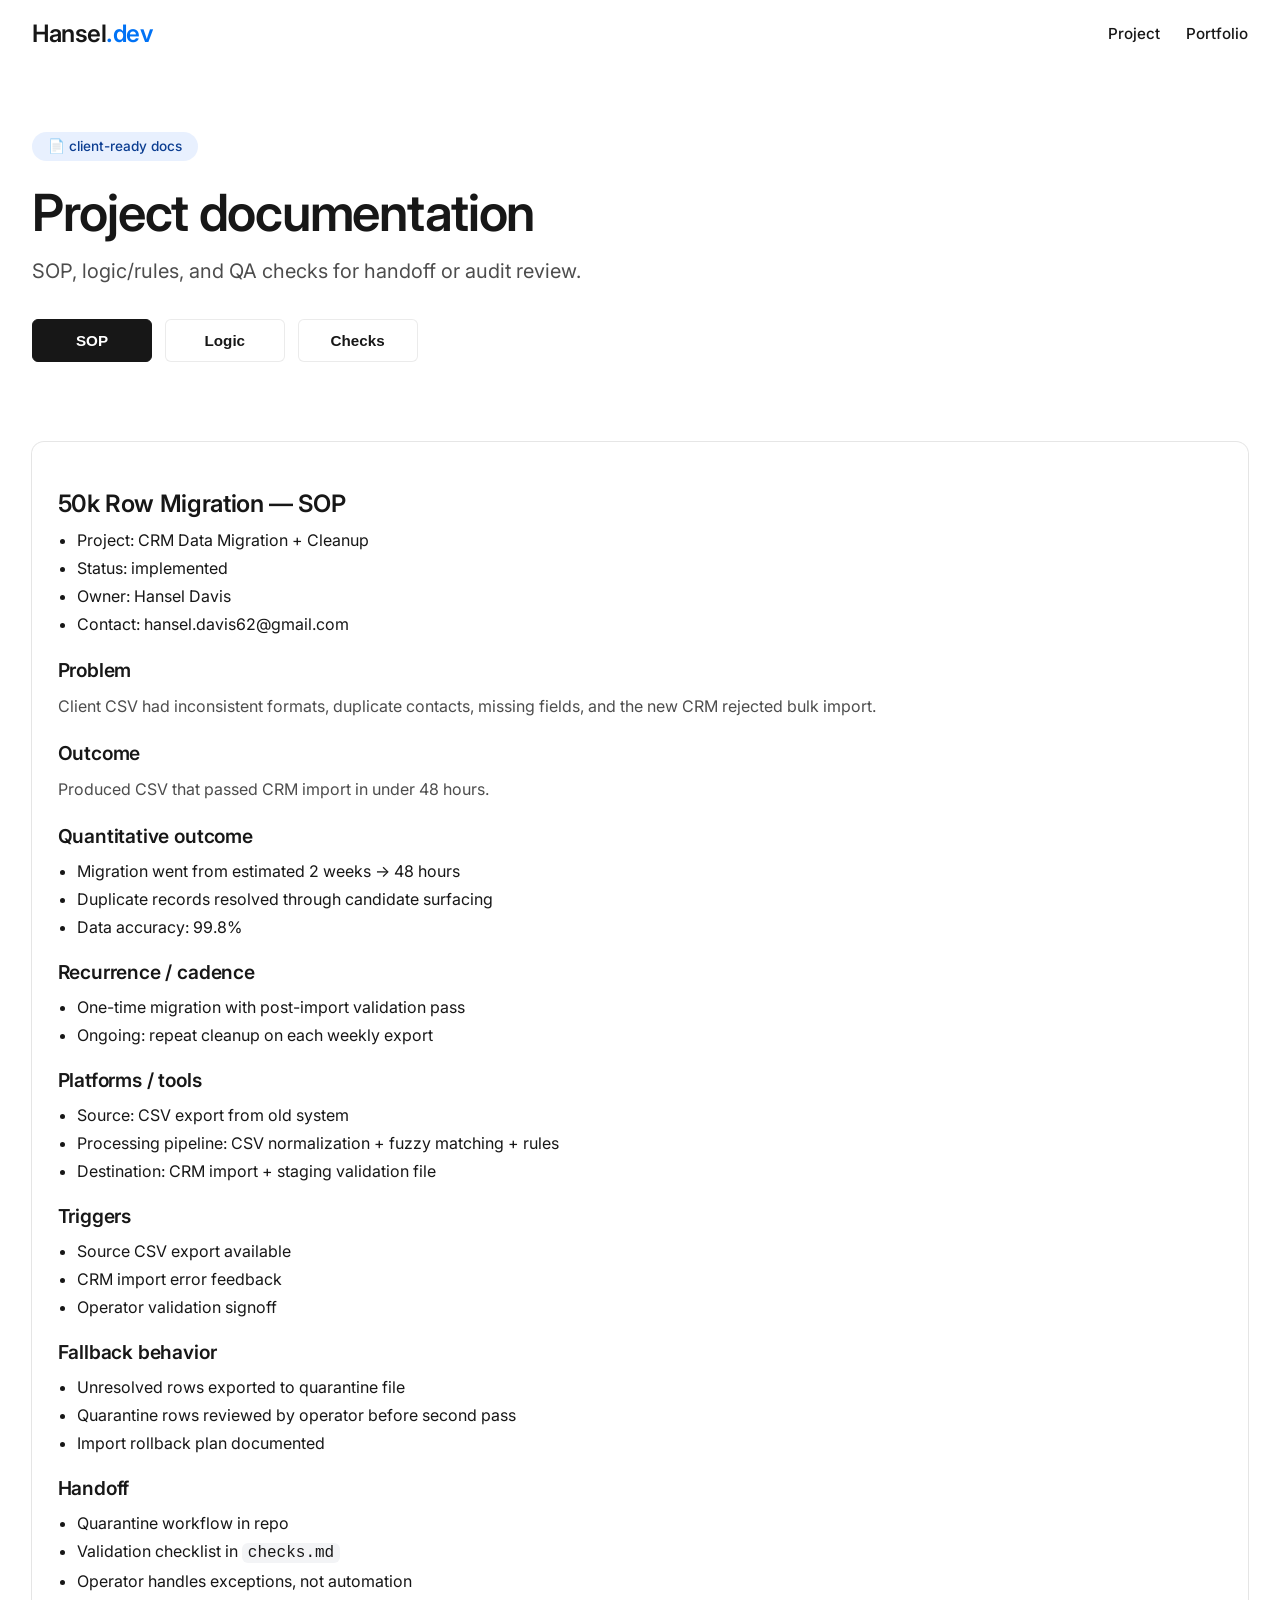
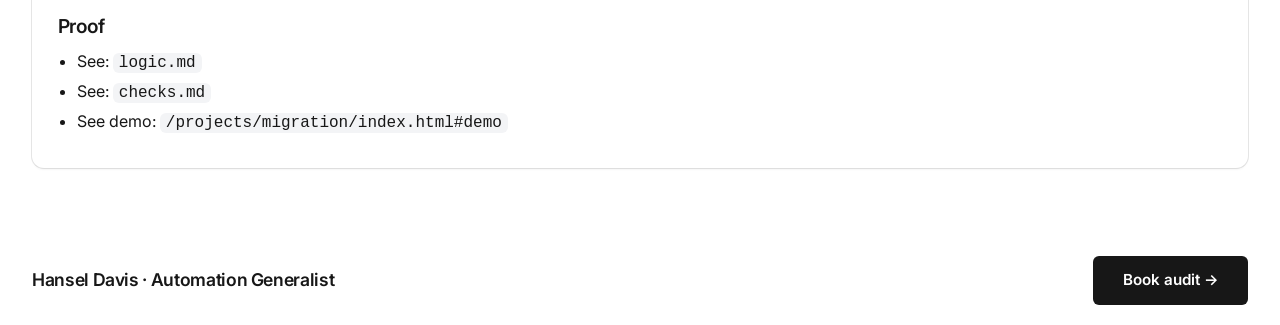
<file: projects/migration/docs.html>
<!DOCTYPE html>
<html lang="en">
  <head>
    <meta charset="UTF-8" />
    <meta name="viewport" content="width=device-width, initial-scale=1.0" />
    <title>Docs · 50k Row Migration · Hansel Davis</title>
    <link rel="stylesheet" href="../../style.css" />
  </head>
  <body>
    <header>
      <div class="container">
        <div class="nav-flex">
          <div class="logo">Hansel<span style="color: #0072f5">.dev</span></div>
          <div class="nav-links">
            <a href="../migration/index.html">Project</a>
            <a href="../../index.html">Portfolio</a>
          </div>
        </div>
      </div>
    </header>

    <main>
      <section class="hero">
        <div class="container">
          <span class="hero-badge">📄 client-ready docs</span>
          <h1>Project documentation</h1>
          <p class="hero-sub">SOP, logic/rules, and QA checks for handoff or audit review.</p>
          <nav class="tabs" style="margin-top:1rem; display:flex; gap:.8rem; flex-wrap:wrap">
            <button class="btn tab-btn active" data-tab="sop">SOP</button>
            <button class="btn btn-outline tab-btn" data-tab="logic">Logic</button>
            <button class="btn btn-outline tab-btn" data-tab="checks">Checks</button>
          </nav>
        </div>
      </section>

      <section class="py-4">
        <div class="container">
          <div class="card doc-panel" id="doc-panel">
            <div id="doc-content">
              <div id="tab-sop" class="tab-panel"><div class="doc-body"><h2>50k Row Migration — SOP</h2><ul><li>Project: CRM Data Migration + Cleanup</li><li>Status: implemented</li><li>Owner: Hansel Davis</li><li>Contact: hansel.davis62@gmail.com</li></ul><h3>Problem</h3><p>Client CSV had inconsistent formats, duplicate contacts, missing fields, and the new CRM rejected bulk import.</p><h3>Outcome</h3><p>Produced CSV that passed CRM import in under 48 hours.</p><h3>Quantitative outcome</h3><ul><li>Migration went from estimated 2 weeks → 48 hours</li><li>Duplicate records resolved through candidate surfacing</li><li>Data accuracy: 99.8%</li></ul><h3>Recurrence / cadence</h3><ul><li>One-time migration with post-import validation pass</li><li>Ongoing: repeat cleanup on each weekly export</li></ul><h3>Platforms / tools</h3><ul><li>Source: CSV export from old system</li><li>Processing pipeline: CSV normalization + fuzzy matching + rules</li><li>Destination: CRM import + staging validation file</li></ul><h3>Triggers</h3><ul><li>Source CSV export available</li><li>CRM import error feedback</li><li>Operator validation signoff</li></ul><h3>Fallback behavior</h3><ul><li>Unresolved rows exported to quarantine file</li><li>Quarantine rows reviewed by operator before second pass</li><li>Import rollback plan documented</li></ul><h3>Handoff</h3><ul><li>Quarantine workflow in repo</li><li>Validation checklist in <code>checks.md</code></li><li>Operator handles exceptions, not automation</li></ul><h3>Proof</h3><ul><li>See: <code>logic.md</code></li><li>See: <code>checks.md</code></li><li>See demo: <code>/projects/migration/index.html#demo</code></li></ul></div></div>
              <div id="tab-logic" class="tab-panel" style="display:none"><div class="doc-body"><h2>50k Row Migration — Flow / Rules</h2><h3>High-level flow</h3><ol><li>Load raw export</li><li>Normalize per-field:<ul><li>Name: trim, collapse spaces, title case</li><li>Phone: digits only, E.164 candidate</li><li>State/region: uppercase, short form</li></ul></li><li>Build composite key for identity</li><li>Fuzzy match against existing CRM contacts</li><li>Route:<ul><li>unique → insert candidate</li><li>probable match → operator review queue</li><li>invalid → quarantine</li></ul></li><li>Validate required fields before export</li></ol><h3>De-dup logic</h3><ul><li>Candidate: normalized name + phone</li><li>False-positive risk: shared household phones</li><li>Mitigation: operator review for high-similarity matches</li></ul><h3>Validation rules</h3><ul><li>Required: name, phone OR email</li><li>Phone length rule: if numeric digits &lt; 7, quarantine</li><li>State length rule: max 2 chars after normalization</li></ul><h3>Export format</h3><ul><li>Clean CSV headers match CRM import spec</li><li>Quarantine file has review columns: reason, original row, normalized row</li></ul></div></div>
              <div id="tab-checks" class="tab-panel" style="display:none"><div class="doc-body"><h2>50k Row Migration — Validation / QA Checklist</h2><h3>Setup</h3><ul><li class="unchecked">Raw export preserved as archive before processing</li><li class="unchecked">CRM import spec confirmed (headers, required fields, max row count)</li><li class="unchecked">Thresholds set: phone min length, name min length, required fields</li></ul><h3>Behavior checks</h3><ul><li class="unchecked">Clean output row count equals normalized unique count</li><li class="unchecked">No duplicate keys in output</li><li class="unchecked">No invalid phone length rows in clean output</li><li class="unchecked">Quarantine file created when source contains errors</li></ul><h3>Import checks</h3><ul><li class="unchecked">Sample first import accepted</li><li class="unchecked">Full import accepted</li><li class="unchecked">Post-import sample checked for content fidelity</li></ul><h3>Rollback / safety</h3><ul><li class="unchecked">Archive of raw and clean files kept for verification</li><li class="unchecked">Import confirmation saved</li></ul></div></div>
            </div>
          </div>
        </div>
      </section>
    </main>

    <footer>
      <div class="container">
        <div class="py-3" style="display:flex; justify-content:space-between; align-items:center; gap:1rem; flex-wrap:wrap">
          <span class="logo" style="font-size:1.1rem">Hansel Davis · Automation Generalist</span>
          <a href="../contact.html" class="btn">Book audit →</a>
        </div>
      </div>
    </footer>

    <script>
      [...document.querySelectorAll('.tab-btn')].forEach((btn) => btn.addEventListener('click', () => {
        const key = btn.dataset.tab;
        [...document.querySelectorAll('.tab-btn')].forEach((t) => {
          t.classList.toggle('active', t.dataset.tab === key);
          t.classList.toggle('btn-outline', t.dataset.tab !== key);
        });
        [...document.querySelectorAll('.tab-panel')].forEach((p) => p.style.display = 'none');
        document.getElementById('tab-' + key).style.display = 'block';
      }));
    </script>

    <style>
      .tabs .active { background: #171717; color: #fff; border-color: #171717; }
      .doc-body h2 { font-size: 1.5rem; font-weight: 600; letter-spacing: -0.015em; margin: 1.4rem 0 .6rem; }
      .doc-body h3 { font-size: 1.2rem; font-weight: 600; letter-spacing: -0.01em; margin: 1.2rem 0 .5rem; }
      .doc-body p { color: #4d4d4d; line-height: 1.6; margin: .6rem 0; }
      .doc-body ul, .doc-body ol { padding-left: 1.2rem; margin: .5rem 0; }
      .doc-body li { color: #171717; margin: .25rem 0; }
      .doc-body li.checked { color: #065f46; }
      .doc-body li.unchecked { color: #6b7280; }
      .doc-body code { background: #f3f4f6; padding: 1px 6px; border-radius: 6px; font-family: ui-monospace, SFMono-Regular, Menlo, Monaco, Consolas, monospace; }
      .tab-btn { min-width: 120px; justify-content: center; }
    </style>
  </body>
</html>
</file>
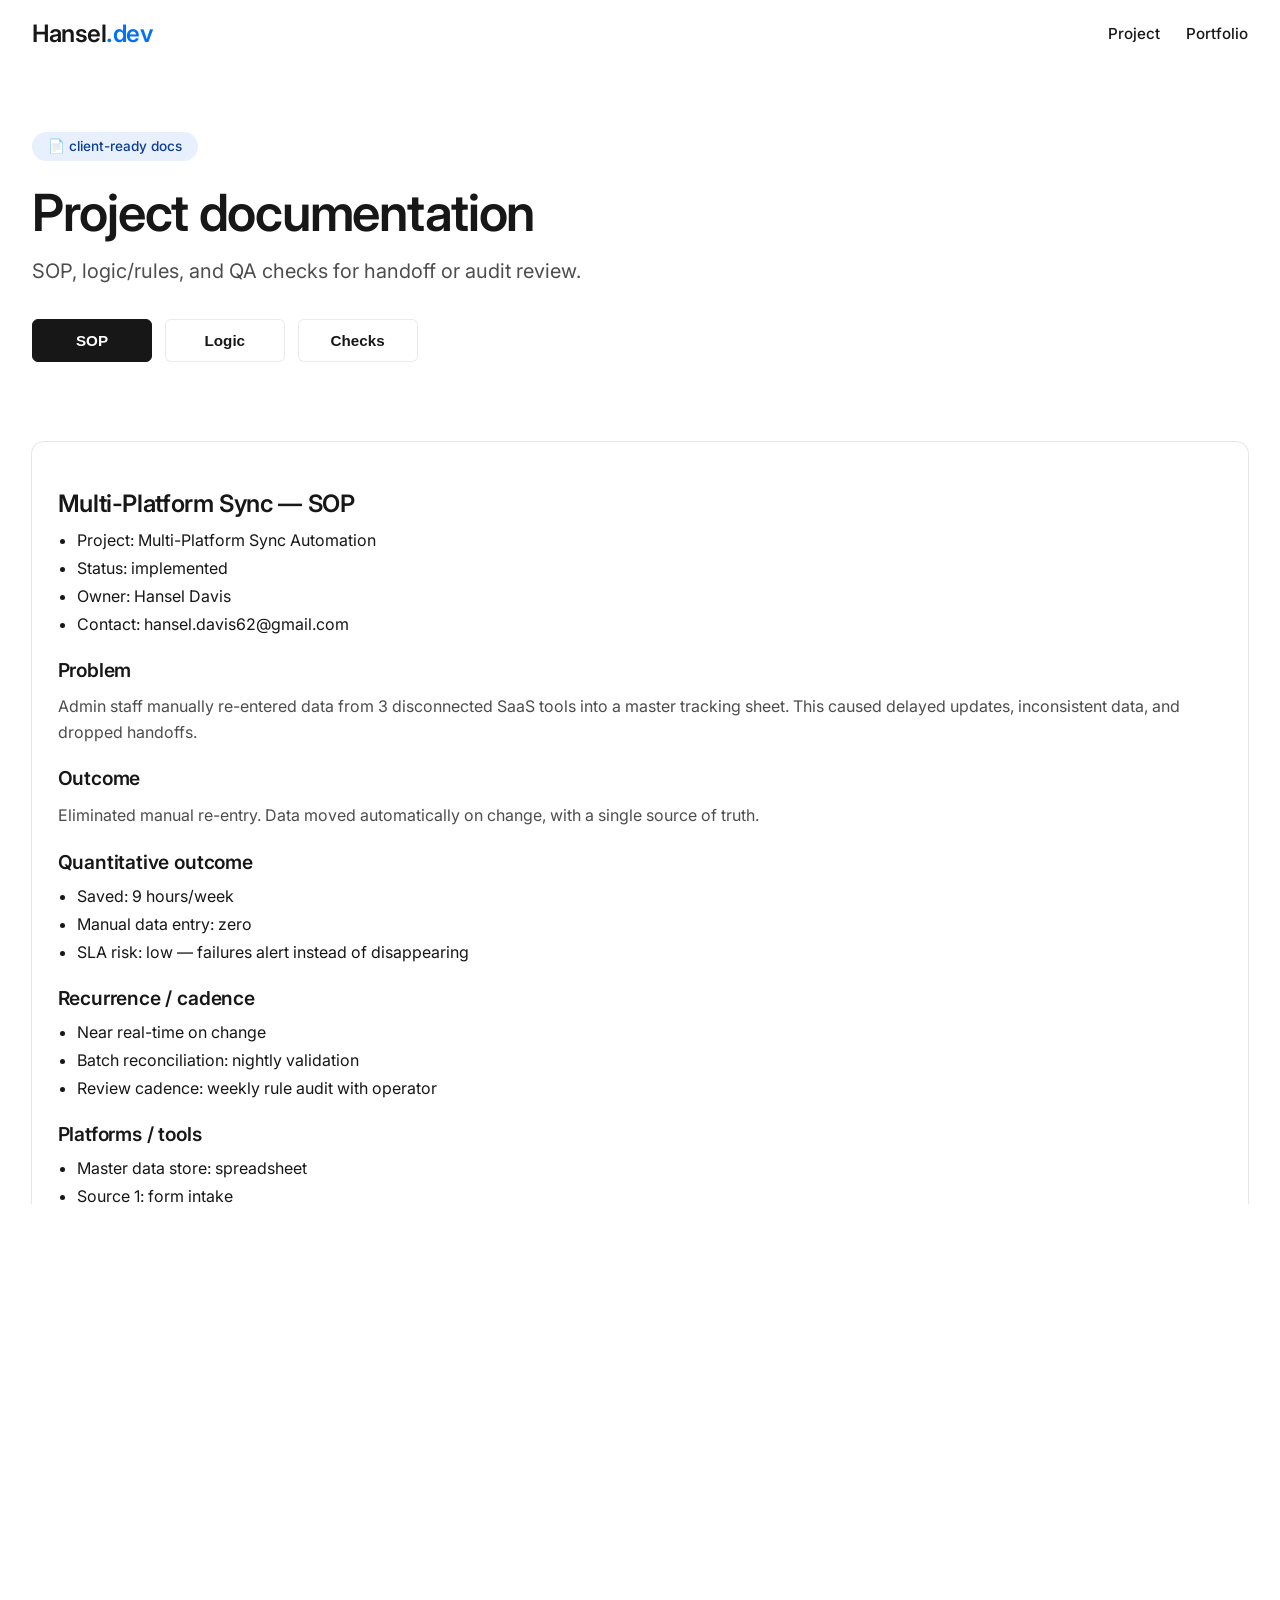
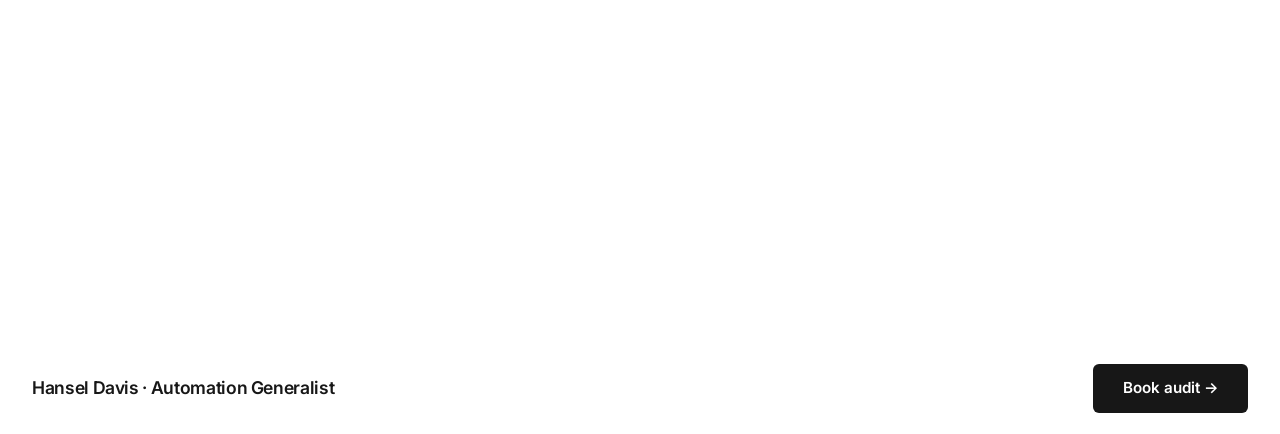
<file: projects/sync/docs.html>
<!DOCTYPE html>
<html lang="en">
  <head>
    <meta charset="UTF-8" />
    <meta name="viewport" content="width=device-width, initial-scale=1.0" />
    <title>Docs · Multi-Platform Sync · Hansel Davis</title>
    <link rel="stylesheet" href="../../style.css" />
  </head>
  <body>
    <header>
      <div class="container">
        <div class="nav-flex">
          <div class="logo">Hansel<span style="color: #0072f5">.dev</span></div>
          <div class="nav-links">
            <a href="../sync/index.html">Project</a>
            <a href="../../index.html">Portfolio</a>
          </div>
        </div>
      </div>
    </header>

    <main>
      <section class="hero">
        <div class="container">
          <span class="hero-badge">📄 client-ready docs</span>
          <h1>Project documentation</h1>
          <p class="hero-sub">SOP, logic/rules, and QA checks for handoff or audit review.</p>
          <nav class="tabs" style="margin-top:1rem; display:flex; gap:.8rem; flex-wrap:wrap">
            <button class="btn tab-btn active" data-tab="sop">SOP</button>
            <button class="btn btn-outline tab-btn" data-tab="logic">Logic</button>
            <button class="btn btn-outline tab-btn" data-tab="checks">Checks</button>
          </nav>
        </div>
      </section>

      <section class="py-4">
        <div class="container">
          <div class="card doc-panel" id="doc-panel">
            <div id="doc-content">
              <div id="tab-sop" class="tab-panel"><div class="doc-body"><h2>Multi-Platform Sync — SOP</h2><ul><li>Project: Multi-Platform Sync Automation</li><li>Status: implemented</li><li>Owner: Hansel Davis</li><li>Contact: hansel.davis62@gmail.com</li></ul><h3>Problem</h3><p>Admin staff manually re-entered data from 3 disconnected SaaS tools into a master tracking sheet. This caused delayed updates, inconsistent data, and dropped handoffs.</p><h3>Outcome</h3><p>Eliminated manual re-entry. Data moved automatically on change, with a single source of truth.</p><h3>Quantitative outcome</h3><ul><li>Saved: 9 hours/week</li><li>Manual data entry: zero</li><li>SLA risk: low — failures alert instead of disappearing</li></ul><h3>Recurrence / cadence</h3><ul><li>Near real-time on change</li><li>Batch reconciliation: nightly validation</li><li>Review cadence: weekly rule audit with operator</li></ul><h3>Platforms / tools</h3><ul><li>Master data store: spreadsheet</li><li>Source 1: form intake</li><li>Source 2: CRM</li><li>Source 3: internal webhook / API</li><li>Automation layer: API + webhook triggers</li></ul><h3>Triggers</h3><ul><li>New form submission</li><li>CRM field change for lead status / owner</li><li>Explicit reconciliation timer</li></ul><h3>Fallback behavior</h3><ul><li>Primary: attempt live sync</li><li>Fallback: email alert to ops</li><li>Recovery: retry queue with idempotency check</li></ul><h3>Handoff</h3><ul><li>Operator owns routing rules</li><li>Every routing logic change is a config change, no code deploy</li><li>Weekly report: sync success/failure per source</li></ul><h3>Proof</h3><ul><li>See: <code>logic.md</code></li><li>See: <code>checks.md</code></li><li>See demo: <code>/projects/sync/index.html#demo</code></li></ul></div></div>
              <div id="tab-logic" class="tab-panel" style="display:none"><div class="doc-body"><h2>Multi-Platform Sync — Flow / Rules</h2><h3>High-level flow</h3><ol><li>Event emitted from source</li><li>Normalize to master schema</li><li>Dedupe by external ID or composite key</li><li>Write to master store</li><li>Push change to CRM + notify Slack/email</li><li>Log success/failure</li></ol><h3>Routing logic</h3><ul><li>Source = form → create contact → notify owner</li><li>Source = crm status change → update owner + notify ops</li><li>Source = internal system → audit log + reconciliation flag</li></ul><h3>Error behavior</h3><ul><li>On failure: queue retry, send ops alert</li><li>After 3 failures: pause queue, notify ops to review schema drift</li></ul><h3>Monitoring signals</h3><ul><li>Events processed/min</li><li>Failure rate</li><li>P95 latency from trigger to master write</li></ul></div></div>
              <div id="tab-checks" class="tab-panel" style="display:none"><div class="doc-body"><h2>Multi-Platform Sync — Validation / QA Checklist</h2><h3>Setup</h3><ul><li class="unchecked">Each source has mapped event schema</li><li class="unchecked">Composite key chosen: avoids false dedupe</li><li class="unchecked">Idempotency key set for retries</li></ul><h3>Behavior checks</h3><ul><li class="unchecked">Form submit creates master record</li><li class="unchecked">CRM update overwrites same record</li><li class="unchecked">Failed sync does not create duplicates</li><li class="unchecked">Retry succeeds within 3 attempts</li><li class="unchecked">Ops alert received on failure</li></ul><h3>Data checks</h3><ul><li class="unchecked">7-day sample: zero duplicate master records</li><li class="unchecked">All required fields populated for CRM import</li><li class="unchecked">Timestamps monotonic</li></ul><h3>Handoff completeness</h3><ul><li class="unchecked">Operator has read access to logs</li><li class="unchecked">On-call knows retry queue location</li><li class="unchecked">Revert plan documented</li></ul></div></div>
            </div>
          </div>
        </div>
      </section>
    </main>

    <footer>
      <div class="container">
        <div class="py-3" style="display:flex; justify-content:space-between; align-items:center; gap:1rem; flex-wrap:wrap">
          <span class="logo" style="font-size:1.1rem">Hansel Davis · Automation Generalist</span>
          <a href="../contact.html" class="btn">Book audit →</a>
        </div>
      </div>
    </footer>

    <script>
      [...document.querySelectorAll('.tab-btn')].forEach((btn) => btn.addEventListener('click', () => {
        const key = btn.dataset.tab;
        [...document.querySelectorAll('.tab-btn')].forEach((t) => {
          t.classList.toggle('active', t.dataset.tab === key);
          t.classList.toggle('btn-outline', t.dataset.tab !== key);
        });
        [...document.querySelectorAll('.tab-panel')].forEach((p) => p.style.display = 'none');
        document.getElementById('tab-' + key).style.display = 'block';
      }));
    </script>

    <style>
      .tabs .active { background: #171717; color: #fff; border-color: #171717; }
      .doc-body h2 { font-size: 1.5rem; font-weight: 600; letter-spacing: -0.015em; margin: 1.4rem 0 .6rem; }
      .doc-body h3 { font-size: 1.2rem; font-weight: 600; letter-spacing: -0.01em; margin: 1.2rem 0 .5rem; }
      .doc-body p { color: #4d4d4d; line-height: 1.6; margin: .6rem 0; }
      .doc-body ul, .doc-body ol { padding-left: 1.2rem; margin: .5rem 0; }
      .doc-body li { color: #171717; margin: .25rem 0; }
      .doc-body li.checked { color: #065f46; }
      .doc-body li.unchecked { color: #6b7280; }
      .doc-body code { background: #f3f4f6; padding: 1px 6px; border-radius: 6px; font-family: ui-monospace, SFMono-Regular, Menlo, Monaco, Consolas, monospace; }
      .tab-btn { min-width: 120px; justify-content: center; }
    </style>
  </body>
</html>
</file>
<file: style.css>
@import url('https://fonts.googleapis.com/css2?family=Inter:wght@300;400;500;600&family=Geist:wght@300;400;500;600&display=swap');

/* Design-system derivation: Vercel-inspired

- Primary surface: #ffffff
- Text: #171717
- Secondary text: #4d4d4d
- Accent/link: #0072f5
- Border: rgba(0,0,0,0.08) 0 0 0 1px
- Radius: 8px / 6px / 32px sections / 12px featured cards
*/

:root {
  /* Tokens */
  --color-background: #fff;
  --color-foreground: #171717;
  --color-muted: #4d4d4d;
  --color-faint: #666666;
  --color-border: rgba(0,0,0,0.08);
  --color-ring-border: rgb(235,235,235);
  --color-focus: hsla(212,100%,48%,1);
  --color-accent: #0072f5;
  --color-accent-hover: #005bb5;
  --color-surface-raised: #fafafa;
  --radius-sm: 6px;
  --radius-md: 8px;
  --radius-lg: 12px;
  --radius-xl: 24px;
  --shadow-border: rgba(0,0,0,0.08) 0 0 0 1px;
  --shadow-card: rgba(0,0,0,0.08) 0 0 0 1px,rgba(0,0,0,0.04) 0 2px 2px,#fafafa 0 0 0 1px;
  --shadow-card-hover: rgba(0,0,0,0.08) 0 0 0 1px,rgba(0,0,0,0.06) 0 12px 20px -8px,#fafafa 0 0 0 1px;
}

* {
  margin: 0;
  padding: 0;
  box-sizing: border-box;
}

html {
  scroll-behavior: smooth;
}

body {
  font-family: 'Inter', 'Geist', system-ui, -apple-system, 'Segoe UI', Roboto, sans-serif;
  background-color: var(--color-background);
  color: var(--color-foreground);
  line-height: 1.5;
  -webkit-font-smoothing: antialiased;
}

/* Container */
.container {
  max-width: 1200;
  margin: 0 auto;
  padding: 0 2rem;
}

/* Utilities */
.text-center { text-align: center; }
.mt-1 { margin-top: 0.5rem; }
.mt-2 { margin-top: 1rem; }
.mt-3 { margin-top: 1.5rem; }
.mb-1 { margin-bottom: 0.5rem; }
.mb-2 { margin-bottom: 1rem; }
.mb-3 { margin-bottom: 1.5rem; }
.mb-4 { margin-bottom: 2rem; }
.py-1 { padding-top: 0.5rem; padding-bottom: 0.5rem; }
.py-2 { padding-top: 1rem; padding-bottom: 1rem; }
.py-3 { padding-top: 1.5rem; padding-bottom: 1.5rem; }
.py-4 { padding-top: 2rem; padding-bottom: 2rem; }

/* Typography */
h1 {
  font-size: 3.2rem;
  font-weight: 600;
  letter-spacing: -0.025em;
  line-height: 1.1;
  margin-bottom: 1rem;
}
h2 {
  font-size: 2.4rem;
  font-weight: 600;
  letter-spacing: -0.02em;
  line-height: 1.2;
  margin-bottom: .9rem;
}
h3 {
  font-size: 1.5rem;
  font-weight: 600;
  letter-spacing: -0.015em;
  margin-bottom: .6rem;
}

/* Header */
header {
  position: sticky;
  top: 0;
  z-index: 50;
  background: rgba(255,255,255,0.92);
  border-bottom: var(--shadow-border);
  backdrop-filter: blur(6px) saturate(1.2);
}

.nav-flex {
  display: flex;
  justify-content: space-between;
  align-items: center;
  padding: 1rem 0;
  flex-wrap: wrap;
  gap: 1rem;
}

.logo {
  font-weight: 600;
  font-size: 1.5rem;
  letter-spacing: -0.02em;
  color: var(--color-foreground);
  text-decoration: none;
}

.nav-links {
  display: flex;
  gap: 1.6rem;
  align-items: center;
}

.nav-links a {
  text-decoration: none;
  font-weight: 500;
  font-size: 0.95rem;
  color: var(--color-foreground);
  transition: color 0.2s;
}
.nav-links a:hover {
  color: var(--color-accent);
}

/* Buttons */
.btn {
  display: inline-block;
  background: var(--color-foreground);
  color: #fff;
  font-weight: 600;
  padding: 0.75rem 1.8rem;
  border-radius: var(--radius-sm);
  text-decoration: none;
  transition: transform 0.15s ease, background 0.2s ease;
  border: 1px solid transparent;
  font-size: 0.95rem;
  cursor: pointer;
}
.btn:hover {
  background: #000;
  transform: translateY(-1px);
}

.btn-outline {
  background: #fff;
  color: var(--color-foreground);
  border: 1px solid var(--color-border);
  border-radius: var(--radius-sm);
  padding: 0.75rem 1.8rem;
  text-decoration: none;
  font-weight: 600;
  font-size: 0.95rem;
  display: inline-block;
  transition: transform 0.15s ease, background 0.2s ease;
}
.btn-outline:hover {
  background: var(--color-surface-raised);
  transform: translateY(-1px);
}

/* Hero */
.hero {
  padding: 4rem 0 3rem 0;
}
.hero-badge {
  background: #e8f0fe;
  color: #0b3d91;
  padding: 0.28rem 1rem;
  border-radius: 9999px;
  font-size: 0.85rem;
  font-weight: 500;
  display: inline-block;
  margin-bottom: 1.4rem;
}
.highlight {
  background: #e6f2ff;
  padding: 0 0.28rem;
}
.hero-sub {
  font-size: 1.25rem;
  color: var(--color-muted);
  max-width: 760px;
  margin-bottom: 2rem;
  line-height: 1.55;
}

/* Cards */
.grid-2 {
  display: grid;
  grid-template-columns: repeat(auto-fit, minmax(300px, 1fr));
  gap: 1.8rem;
}
.grid-3 {
  display: grid;
  grid-template-columns: repeat(auto-fit, minmax(280px, 1fr));
  gap: 1.6rem;
}
.card {
  background: #fff;
  border-radius: var(--radius-lg);
  padding: 1.6rem;
  box-shadow: var(--shadow-card);
  transition: transform 0.2s ease, box-shadow 0.2s ease;
}
.card:hover {
  transform: translateY(-3px);
  box-shadow: var(--shadow-card-hover);
}
.card h3 {
  font-size: 1.25rem;
  font-weight: 600;
  margin-bottom: .5rem;
}

/* Pill */
.pill {
  background: #f3f4f6;
  padding: 0.18rem 0.7rem;
  border-radius: 9999px;
  font-size: 0.74rem;
  font-weight: 500;
  display: inline-block;
  margin-bottom: 1rem;
  color: var(--color-foreground);
}

/* Steps */
.steps {
  display: flex;
  flex-wrap: wrap;
  justify-content: space-between;
  gap: 1rem;
  margin: 2rem 0;
}
.step {
  flex: 1;
  min-width: 180px;
  background: #fff;
  border-radius: var(--radius-xl);
  padding: 1.4rem;
  text-align: center;
  box-shadow: var(--shadow-border);
  transition: transform .2s ease;
}
.step:hover {
  transform: translateY(-3px);
}
.step-number {
  background: var(--color-foreground);
  color: white;
  width: 36px;
  height: 36px;
  display: inline-flex;
  align-items: center;
  justify-content: center;
  border-radius: 9999px;
  font-weight: 600;
  margin-bottom: .8rem;
}
.step h3 { font-size: 1.1rem; font-weight: 600; margin-bottom: .4rem; }
.step p { font-size: .9rem; color: var(--color-muted); }

/* Tech strip */
.tech-strip {
  background: #fff;
  border-radius: 40px;
  padding: 1rem 1.6rem;
  display: flex;
  flex-wrap: wrap;
  justify-content: center;
  gap: 1.6rem;
  font-weight: 500;
  color: var(--color-foreground);
  box-shadow: var(--shadow-border);
}

/* Contact */
.contact-form {
  background: #fff;
  padding: 2rem;
  border-radius: var(--radius-xl);
  box-shadow: var(--shadow-card);
  border: 1px solid transparent;
}

.contact-form input,
.contact-form textarea {
  width: 100%;
  padding: 0.8rem 1rem;
  border-radius: var(--radius-sm);
  border: 1px solid #e5e7eb;
  transition: border-color 0.2s, box-shadow 0.2s;
  font-size: 1rem;
  font-family: 'Inter', 'Geist', system-ui, sans-serif;
  background: #fff;
  color: var(--color-foreground);
}
.contact-form input:focus,
.contact-form textarea:focus {
  outline: none;
  border-color: var(--color-accent);
  box-shadow: 0 0 0 4px rgba(0,114,245,0.12);
}
.contact-form label {
  display: block;
  font-weight: 600;
  margin-bottom: 0.4rem;
  font-size: 0.92rem;
  color: var(--color-foreground);
}
.contact-form .field {
  margin-bottom: 1rem;
}

/* Status */
.form-success {
  background: #d1fae5;
  color: #065f46;
  padding: 1rem;
  border-radius: var(--radius-sm);
  margin-top: 1rem;
  text-align: center;
}
.form-error {
  background: #fee2e2;
  color: #991b1b;
  padding: 1rem;
  border-radius: var(--radius-sm);
  margin-top: 1rem;
  text-align: center;
}

/* Footer */
footer {
  border-top: var(--shadow-border);
  background: #fff;
  margin-top: 2rem;
}

/* Animations */
@keyframes fadeIn {
  from { opacity: 0; transform: translateY(16px); }
  to { opacity: 1; transform: translateY(0); }
}
.card, .step {
  animation: fadeIn .4s ease-out forwards;
}

/* Scrollbar */
::-webkit-scrollbar { width: 8px; }
::-webkit-scrollbar-track { background: #f3f4f6; }
::-webkit-scrollbar-thumb { background: #d1d5db; border-radius: 8px; }
::-webkit-scrollbar-thumb:hover { background: #9ca3af; }

/* Responsive */
@media (max-width: 768px) {
  .container { padding: 0 1.2rem; }
  h1 { font-size: 2.4rem; }
  h2 { font-size: 2rem; }
  .nav-flex { flex-direction: column; }
  .nav-links { flex-wrap: wrap; justify-content: center; gap: 1.1rem; }
  .hero { padding: 2.4rem 0 2rem; }
  .hero-sub { font-size: 1.08rem; }
  .steps { flex-direction: column; align-items: stretch; }
  .step { min-width: auto; }
  .grid-2, .grid-3 { gap: 1.2rem; }
  .card { padding: 1.2rem; }
  .contact-form { padding: 1.2rem; }
}

@media (max-width: 480px) {
  h1 { font-size: 1.9rem; }
  .logo { font-size: 1.25rem; }
  .btn, .btn-outline { padding: 0.65rem 1.2rem; font-size: 0.9rem; }
  .card h3 { font-size: 1.15rem; }
}
</file>
